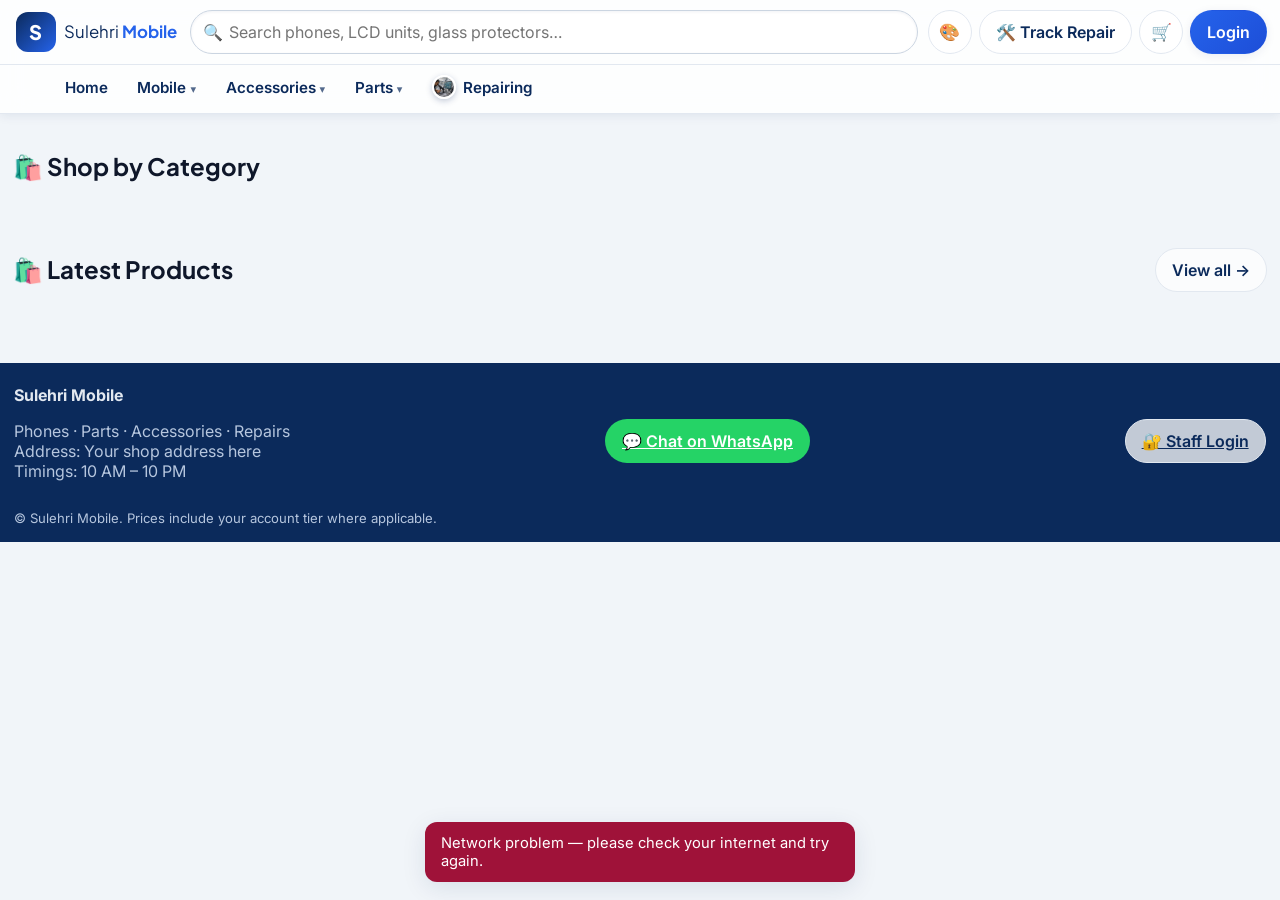
<file: index.html>
<!DOCTYPE html>
<html lang="en">
<head>
<meta charset="UTF-8">
<meta name="viewport" content="width=device-width, initial-scale=1.0, viewport-fit=cover">
<title>Sulehri Mobile — Phones, Parts, Accessories & Repairs</title>
<meta name="description" content="Sulehri Mobile — mobile phones, LCD units, parts, accessories and repair services at honest prices.">
<meta name="theme-color" content="#0B2A5B">
<link rel="manifest" href="manifest.json">
<link rel="icon" href="icon-192.png" type="image/png">
<link rel="preconnect" href="https://fonts.googleapis.com">
<link rel="preconnect" href="https://fonts.gstatic.com" crossorigin>
<link href="https://fonts.googleapis.com/css2?family=Inter:wght@400;500;600;700&family=Plus+Jakarta+Sans:wght@600;700;800&display=swap" rel="stylesheet">
<link rel="stylesheet" href="styles.css">
<script>try { document.documentElement.dataset.theme = localStorage.getItem('sm_theme') || 'ocean'; } catch (e) { document.documentElement.dataset.theme = 'ocean'; }</script>
</head>
<body>

<!-- ================= HEADER ================= -->
<header class="site-header" id="siteHeader">
  <div class="header-inner">
    <button class="logo" id="logoBtn" type="button" aria-label="Sulehri Mobile — Home">
      <span class="logo-mark">S</span>
      <span class="logo-text">Sulehri <strong>Mobile</strong></span>
    </button>

    <div class="search-wrap">
      <span class="search-icon" aria-hidden="true">🔍</span>
      <input id="searchInput" type="search" autocomplete="off" enterkeyhint="search"
             placeholder="Search phones, LCD units, glass protectors…" aria-label="Search products">
      <div class="suggestions" id="searchSuggestions" hidden></div>
    </div>

    <div class="header-actions">
      <div class="theme-wrap">
        <button class="icon-btn" id="themeBtn" type="button" aria-label="Change theme">🎨</button>
        <div class="theme-pop" id="themePop" hidden>
          <strong>🎨 Apni Theme Chunein</strong>
          <button type="button" class="theme-opt" data-theme-set="ocean"><span class="theme-dot" style="background:linear-gradient(135deg,#0B2A5B,#2563EB)"></span>Ocean Blue</button>
          <button type="button" class="theme-opt" data-theme-set="emerald"><span class="theme-dot" style="background:linear-gradient(135deg,#064E3B,#059669)"></span>Emerald Green</button>
          <button type="button" class="theme-opt" data-theme-set="royal"><span class="theme-dot" style="background:linear-gradient(135deg,#3B0764,#7C3AED)"></span>Royal Purple</button>
          <button type="button" class="theme-opt" data-theme-set="sunset"><span class="theme-dot" style="background:linear-gradient(135deg,#7C2D12,#EA580C)"></span>Sunset Orange</button>
          <button type="button" class="theme-opt" data-theme-set="rose"><span class="theme-dot" style="background:linear-gradient(135deg,#500724,#DB2777)"></span>Rose Pink</button>
        </div>
      </div>
      <button class="btn btn-ghost header-track" id="trackBtnTop" type="button">🛠️ Track Repair</button>
      <button class="icon-btn" id="cartBtn" type="button" aria-label="Open cart">
        🛒 <span class="cart-badge" id="cartBadge" hidden>0</span>
      </button>
      <button class="btn btn-primary" id="loginBtn" type="button">
        <span id="accountBtnLabel">Login</span>
      </button>
    </div>
  </div>

  <!-- Main tab nav + mega menu -->
  <nav class="main-nav" id="mainNav" aria-label="Shop sections">
    <div class="main-nav-inner" id="mainNavInner">
      <button type="button" class="nav-tab" data-tab="home">Home</button>
      <button type="button" class="nav-tab has-menu" data-tab="phones" aria-haspopup="true" aria-expanded="false"><img class="tab-thumb" id="thumbMobile" alt="" hidden>Mobile <span class="nav-caret">▾</span></button>
      <button type="button" class="nav-tab has-menu" data-tab="accessories" aria-haspopup="true" aria-expanded="false"><img class="tab-thumb" id="thumbAccessories" alt="" hidden>Accessories <span class="nav-caret">▾</span></button>
      <button type="button" class="nav-tab has-menu" data-tab="parts" aria-haspopup="true" aria-expanded="false"><img class="tab-thumb" id="thumbParts" alt="" hidden>Parts <span class="nav-caret">▾</span></button>
      <button type="button" class="nav-tab" data-tab="repair"><img class="tab-thumb" src="images/repair-hero.jpg" alt="">Repairing</button>
    </div>
    <div class="mega-panel" id="megaPanel" hidden></div>
  </nav>
</header>

<!-- Demo notice (only visible in DEMO mode) -->
<div class="demo-banner" id="demoBanner" hidden>
  🧪 <strong>DEMO MODE</strong> — sample data for design preview. Add your Web App URL in <code>app.js</code> to go live.
</div>

<!-- Monthly target bar (logged-in customers only) -->
<section class="target-bar" id="targetBar" hidden>
  <div class="target-inner">
    <div class="target-text">
      🎯 <strong id="targetTierName">Retail</strong> member —
      Spent <strong id="targetSpent">PKR 0</strong> of <strong id="targetTarget">PKR 0</strong>
      · <span id="targetRemaining"></span>
    </div>
    <div class="target-track"><div class="target-fill" id="targetFill"></div></div>
    <div class="target-pct" id="targetPercent">0%</div>
  </div>
</section>

<main id="mainContent">

  <!-- ================= VIEW: HOME ================= -->
  <section class="view" id="viewHome">
    <div class="hero-slider" id="heroSlider" hidden>
      <div class="hero-track" id="heroTrack"></div>
      <button type="button" class="hero-arrow hero-prev" id="heroPrev" aria-label="Previous">‹</button>
      <button type="button" class="hero-arrow hero-next" id="heroNext" aria-label="Next">›</button>
      <div class="hero-dots" id="heroDots"></div>
    </div>

    <div class="section-head reveal">
      <h2>🛍️ Shop by Category</h2>
    </div>
    <div class="home-cats reveal" id="homeCats"></div>

    <div id="showcaseWrap"></div>

    <div class="section-head">
      <h2>🛍️ Latest Products</h2>
      <button class="btn btn-ghost" id="btnShopAll" type="button">View all →</button>
    </div>
    <div class="product-grid" id="homeGrid"></div>
  </section>

  <!-- ================= VIEW: SHOP ================= -->
  <section class="view" id="viewShop" hidden>
    <div class="cat-hero" id="catHero" hidden>
      <div class="cat-hero-img" id="catHeroImg"></div>
      <div>
        <div class="cat-hero-crumb" id="catHeroCrumb"></div>
        <h2 id="catHeroTitle"></h2>
        <div class="cat-hero-count" id="catHeroCount"></div>
      </div>
    </div>
    <div class="shop-layout">

      <!-- Filters: sidebar (desktop) / drawer (mobile) -->
      <aside class="filters" id="filterDrawer" aria-label="Filters">
        <div class="filters-head">
          <h3>🎛️ Filters</h3>
          <button class="btn btn-ghost btn-sm" id="clearFiltersBtn" type="button">Clear all</button>
          <button class="icon-btn filters-close" id="closeFiltersBtn" type="button" aria-label="Close filters">✕</button>
        </div>

        <div class="filter-group">
          <h4>Category</h4>
          <div id="filterMainCats"></div>
        </div>
        <div class="filter-group">
          <h4>Sub-Category <span class="muted">(with counts)</span></h4>
          <div id="filterSubCats"></div>
        </div>
        <div class="filter-group">
          <h4>Brand</h4>
          <div id="filterBrands"></div>
        </div>
        <div class="filter-group" data-group="tech">
          <h4>RAM</h4>
          <div id="filterRams" class="chip-row"></div>
        </div>
        <div class="filter-group" data-group="tech">
          <h4>Storage</h4>
          <div id="filterStorages" class="chip-row"></div>
        </div>
        <div class="filter-group" data-group="tech">
          <h4>PTA Status</h4>
          <div id="filterPtas"></div>
        </div>
        <div class="filter-group" data-group="tech">
          <h4>Network</h4>
          <div id="filterNetworks"></div>
        </div>
        <div class="filter-group">
          <h4>Price Range (PKR)</h4>
          <div class="price-inputs">
            <input id="priceMin" type="number" min="0" placeholder="Min" inputmode="numeric">
            <span>—</span>
            <input id="priceMax" type="number" min="0" placeholder="Max" inputmode="numeric">
          </div>
          <div id="priceQuick" class="chip-row">
            <button type="button" class="chip" data-price="0-1000">Under 1,000</button>
            <button type="button" class="chip" data-price="1000-5000">1,000–5,000</button>
            <button type="button" class="chip" data-price="5000-20000">5,000–20,000</button>
            <button type="button" class="chip" data-price="20000-60000">20,000–60,000</button>
            <button type="button" class="chip" data-price="60000-">60,000+</button>
          </div>
        </div>
        <button class="btn btn-primary btn-block filters-apply" id="applyFiltersBtn" type="button">Show results</button>
      </aside>
      <div class="drawer-scrim" id="filterScrim" hidden></div>

      <div class="shop-main">
        <div class="shop-toolbar">
          <button class="btn btn-ghost" id="openFiltersBtn" type="button">🎛️ Filters</button>
          <span class="muted" id="resultCount"></span>
          <label class="sort-label">Sort
            <select id="sortSelect">
              <option value="featured">Featured</option>
              <option value="price-asc">Price: Low to High</option>
              <option value="price-desc">Price: High to Low</option>
              <option value="newest">Newest</option>
            </select>
          </label>
        </div>
        <div class="active-filter-chips" id="activeFilterChips"></div>
        <div class="product-grid" id="shopGrid"></div>
        <p class="empty-state" id="shopEmpty" hidden>😕 No products match these filters.<br>
          <button class="btn btn-ghost" id="emptyClearBtn" type="button">Clear filters</button></p>
      </div>
    </div>
  </section>

  <!-- ================= VIEW: REPAIRING ================= -->
  <section class="view" id="viewRepair" hidden>
    <div class="repair-hero reveal">
      <img class="repair-hero-bg" src="images/repair-hero.jpg" alt="Sulehri Mobile repair lab">
      <div class="repair-hero-shade"></div>
      <div class="repair-hero-content">
        <span class="hero-kicker">🔬 SULEHRI MOBILE REPAIR LAB</span>
        <h2>Mobile Repairing — Chip Level Experts</h2>
        <p>Screen se lekar <strong>CPU drilling</strong> tak — woh kaam jo dusri dukanein wapas kar deti hain, hum yahan karte hain.
          Diagnosis <strong>bilkul FREE</strong> — pehle quote, phir kaam, warranty ke saath.</p>
        <div class="repair-hero-btns">
          <a class="btn btn-whatsapp" id="repairWaBtn" href="#" target="_blank" rel="noopener">💬 WhatsApp par repair quote lein</a>
          <button class="btn btn-ghost" id="repairTrackBtn" type="button">🔎 Apni repair track karein</button>
        </div>
      </div>
    </div>

    <div class="featured-service reveal">
      <div class="featured-media">
        <img src="images/repair-cpu.jpg" alt="CPU drilling on a phone motherboard">
        <span class="featured-ribbon">⭐ SPECIALIST SERVICE</span>
      </div>
      <div class="featured-body">
        <h3>🔥 CPU Drilling &amp; Advanced Board Repair</h3>
        <p>Ye humari sab se khaas service hai — Pakistan mein bohat kam shops ye kaam karti hain!
          Bilkul <strong>dead phone</strong>, pani mein gira phone, ya woh phone jise sab ne <em>"na-umeed"</em> keh diya ho —
          microscope ke neeche CPU drilling karke board ki andar ki layers tak pohanchte hain,
          taake aap ka <strong>data bhi bache aur phone bhi chal pare</strong>. Samsung, iPhone, Xiaomi — har model.</p>
        <div class="svc-chips">
          <span>Dead Phone Recovery</span><span>CPU Reballing</span><span>UFS / EMMC Drilling Access</span>
          <span>iPhone CPU Work</span><span>Data Recovery</span><span>Board Short Fix</span>
        </div>
        <a class="btn btn-whatsapp" href="#" target="_blank" rel="noopener" data-wa-service="CPU Drilling / dead phone repair">💬 CPU Drilling ke liye quote lein</a>
      </div>
    </div>

    <h3 class="repair-h reveal">🔧 Our Repair Services</h3>
    <div class="svc2-grid">
      <article class="svc2-card reveal">
        <img src="images/repair-hardware.jpg" alt="Mobile hardware repair">
        <div class="svc2-body">
          <h4>🛠️ Mobile Hardware</h4>
          <p>Screen se motherboard tak — har hardware masla genuine quality parts aur warranty ke saath, zyada tar usi din.</p>
          <div class="svc-chips"><span>Screen / LCD</span><span>Battery</span><span>Charging Port</span><span>Camera</span><span>Speaker / Mic</span><span>Face ID / Fingerprint</span></div>
          <a class="btn btn-whatsapp btn-sm" href="#" target="_blank" rel="noopener" data-wa-service="Mobile Hardware repair">💬 Quote lein</a>
        </div>
      </article>
      <article class="svc2-card reveal">
        <img src="images/repair-software.jpg" alt="Mobile software flashing">
        <div class="svc2-body">
          <h4>💾 Mobile Software</h4>
          <p>Phone logo par atka hai, hang hota hai ya software kharab ho gaya? Data ka khayal rakhte hue har software masla hal.</p>
          <div class="svc-chips"><span>Flashing / Firmware</span><span>Logo Hang Fix</span><span>Software Update</span><span>Virus Removal</span><span>Data Backup</span><span>FRP (sirf malik ke liye)</span></div>
          <a class="btn btn-whatsapp btn-sm" href="#" target="_blank" rel="noopener" data-wa-service="Mobile Software repair">💬 Quote lein</a>
        </div>
      </article>
      <article class="svc2-card reveal">
        <img src="images/repair-jtag.jpg" alt="JTAG boot repair">
        <div class="svc2-body">
          <h4>🔌 JTAG Boot Repair</h4>
          <p>Bilkul dead phone jo computer se bhi connect na ho — JTAG se seedha chip se connection karke boot wapas layein.</p>
          <div class="svc-chips"><span>Dead Boot Repair</span><span>ISP Pinout Work</span><span>No Power / No Port</span><span>Bootloader Fix</span><span>Samsung / Xiaomi Dead Fix</span></div>
          <a class="btn btn-whatsapp btn-sm" href="#" target="_blank" rel="noopener" data-wa-service="JTAG boot repair">💬 Quote lein</a>
        </div>
      </article>
      <article class="svc2-card reveal">
        <img src="images/repair-emmc.jpg" alt="EMMC chip programming">
        <div class="svc2-body">
          <h4>💿 EMMC / UFS Chip Work</h4>
          <p>Memory chip ki programming, health check aur replacement — kharab chip se data nikalna ho ya phone zinda karna ho.</p>
          <div class="svc-chips"><span>EMMC Programming</span><span>UFS Programming</span><span>Chip Replacement</span><span>Health Check</span><span>Data Extraction</span></div>
          <a class="btn btn-whatsapp btn-sm" href="#" target="_blank" rel="noopener" data-wa-service="EMMC / UFS chip work">💬 Quote lein</a>
        </div>
      </article>
      <article class="svc2-card reveal">
        <img src="images/repair-care.jpg" alt="Dead and water damaged phone care">
        <div class="svc2-body">
          <h4>💧 Dead &amp; Water-Damaged Phones</h4>
          <p>Pani gir gaya ya phone achanak band ho gaya? Fori ultrasonic safai aur chip-level diagnosis — umeed khatam samajhne se pehle hum se zaroor poochein.</p>
          <div class="svc-chips"><span>Water Damage Care</span><span>Ultrasonic Cleaning</span><span>Dead Phone Diagnosis</span><span>Short Circuit Fix</span></div>
          <a class="btn btn-whatsapp btn-sm" href="#" target="_blank" rel="noopener" data-wa-service="Dead / water-damaged phone repair">💬 Quote lein</a>
        </div>
      </article>
    </div>

    <h3 class="repair-h reveal">📲 Brands We Repair</h3>
    <div class="brand-chips reveal">
      <span>Apple iPhone</span><span>Samsung</span><span>Infinix</span><span>Tecno</span><span>Xiaomi / Redmi</span>
      <span>Vivo</span><span>Oppo</span><span>Realme</span><span>OnePlus</span><span>Google Pixel</span>
      <span>Huawei / Honor</span><span>Nokia</span><span>Itel</span><span>Sparx</span>
    </div>

    <h3 class="repair-h reveal">🪜 Kaise Kaam Hota Hai?</h3>
    <div class="steps-row reveal">
      <div class="step-card"><span class="step-num">1</span><strong>Book Your Repair</strong><p class="muted small">WhatsApp, call ya dukaan par aa kar repair book karwayein.</p></div>
      <div class="step-card"><span class="step-num">2</span><strong>Diagnosis &amp; Quote</strong><p class="muted small">Phone check karke pehle saaf qeemat batayi jati hai — koi kaam aap ki marzi ke baghair nahi.</p></div>
      <div class="step-card"><span class="step-num">3</span><strong>Repair &amp; Pickup</strong><p class="muted small">Zyada tar repairs usi din — warranty ke saath phone wapas lein.</p></div>
    </div>

    <div class="why-grid reveal">
      <div class="why-card">🎓<strong>Expert Technicians</strong><p class="muted small">Chip-level repairing ke certified specialists.</p></div>
      <div class="why-card">💎<strong>Genuine Parts</strong><p class="muted small">Original quality parts — performance bilkul new jaisi.</p></div>
      <div class="why-card">⚡<strong>Fast Turnaround</strong><p class="muted small">Aksar repairs 30–60 minute mein, warna usi din.</p></div>
      <div class="why-card">🛡️<strong>Warranty on Repairs</strong><p class="muted small">Parts aur labour par warranty — be-fikr rahen.</p></div>
    </div>

    <div class="narrow" id="trackAnchor">
      <h3 class="repair-h">🔎 Track Your Repair</h3>
      <p class="muted">Enter your <strong>Job ID</strong> (e.g. REP-1001) and the <strong>email / phone number</strong> you gave at the shop
        <em>or</em> your <strong>portal password</strong> from the job slip / email.</p>
      <form id="trackForm" class="card-form">
        <label>Job ID <input id="trJobId" required placeholder="REP-1001" autocomplete="off"></label>
        <label>Email / Phone Number <input id="trEmail" type="text" placeholder="you@example.com ya 03xx-xxxxxxx" autocomplete="username"></label>
        <div class="or-divider">— or —</div>
        <label>Portal Password <input id="trPass" placeholder="e.g. SM-123456" autocomplete="off"></label>
        <p class="form-error" id="trError" hidden></p>
        <button class="btn btn-primary btn-block" id="trBtn" type="submit">Track my repair</button>
        <p class="small muted" style="margin:.7rem 0 0">
          <a href="#" id="trForgotLink">🔑 Portal password bhool gaye? Recover karein</a>
        </p>
      </form>
      <form id="recoverForm" class="card-form" hidden style="margin-top:1rem">
        <h3 style="margin-top:0">🔑 Forgot Portal Password</h3>
        <p class="muted small">Apna <strong>Job ID</strong> aur wahi <strong>email ya phone number</strong> likhein jo dukaan par diya tha —
          aap ka portal password aap ki <strong>email par bhej</strong> diya jayega.</p>
        <label>Job ID <input id="rcJobId" placeholder="REP-1001" autocomplete="off"></label>
        <label>Email / Phone Number <input id="rcId" type="text" placeholder="you@example.com ya 03xx-xxxxxxx" autocomplete="username"></label>
        <p class="form-error" id="rcError" hidden></p>
        <p class="success-text" id="rcOk" hidden></p>
        <button class="btn btn-primary btn-block" id="rcBtn" type="submit">📧 Password email par bhejein</button>
      </form>
      <div id="trResult" hidden>
        <div class="step-tracker" id="trSteps"></div>
        <div class="track-meta" id="trMeta"></div>
      </div>
    </div>
  </section>

  <!-- ================= VIEW: ACCOUNT ================= -->
  <section class="view narrow" id="viewAccount" hidden>
    <h2>👤 My Account</h2>
    <div id="accLoginPrompt" hidden>
      <p class="muted">Please log in to see your profile, tier progress and orders.</p>
      <button class="btn btn-primary" id="accLoginBtn" type="button">Login / Register</button>
    </div>
    <div id="accContent" hidden>
      <div class="account-card">
        <img class="account-photo" id="accPhoto" alt="" hidden>
        <div>
          <h3 id="accName"></h3>
          <p class="muted" id="accEmail"></p>
          <p class="muted" id="accPhone"></p>
          <span class="tier-pill" id="accTier"></span>
        </div>
        <button class="btn btn-ghost" id="logoutBtn" type="button">Logout</button>
      </div>
      <div class="target-track big"><div class="target-fill" id="accTargetFill"></div></div>
      <p class="muted" id="accTargetText"></p>

      <h3>🧾 My Orders</h3>
      <div id="accOrders"></div>
    </div>
  </section>
</main>

<!-- ================= FOOTER ================= -->
<footer class="site-footer">
  <div class="footer-inner">
    <div>
      <strong>Sulehri Mobile</strong>
      <p class="muted">Phones · Parts · Accessories · Repairs<br>Address: Your shop address here<br>Timings: 10 AM – 10 PM</p>
    </div>
    <a class="btn btn-whatsapp" id="waLink" href="#" target="_blank" rel="noopener">💬 Chat on WhatsApp</a>
    <a class="btn btn-ghost" href="admin/admin.html">🔐 Staff Login</a>
  </div>
  <p class="muted small">© Sulehri Mobile. Prices include your account tier where applicable.</p>
</footer>

<!-- ================= BOTTOM NAV (mobile) ================= -->
<nav class="bottom-nav" aria-label="Main">
  <button type="button" data-nav="home" class="nav-item active"><span>🏠</span>Home</button>
  <button type="button" data-nav="categories" class="nav-item"><span>🗂️</span>Categories</button>
  <button type="button" data-nav="search" class="nav-item"><span>🔍</span>Search</button>
  <button type="button" data-nav="cart" class="nav-item"><span>🛒</span>Cart<b class="nav-badge" id="navCartBadge" hidden>0</b></button>
  <button type="button" data-nav="account" class="nav-item"><span>👤</span>Account</button>
</nav>

<!-- ================= QUICK VIEW MODAL ================= -->
<div class="modal" id="quickViewModal" hidden>
  <div class="modal-card">
    <button class="icon-btn modal-close" id="qvClose" type="button" aria-label="Close">✕</button>
    <div class="qv-media">
      <div class="qv-frame"><img id="qvImg" alt=""></div>
      <div class="qv-thumbs" id="qvThumbs"></div>
    </div>
    <div class="qv-body">
      <span class="brand-tag" id="qvBrand"></span>
      <h3 id="qvTitle"></h3>
      <div class="spec-pills" id="qvSpecs"></div>
      <p class="qv-warranty" id="qvWarranty"></p>
      <p class="qv-stock" id="qvStock"></p>
      <div class="price-row">
        <span class="price" id="qvPrice"></span>
        <span class="compare-price" id="qvCompare"></span>
        <span class="discount-pill" id="qvDiscount" hidden></span>
      </div>
      <div class="qv-actions">
        <div class="qty-stepper">
          <button type="button" id="qvQtyMinus" aria-label="Decrease quantity">−</button>
          <span id="qvQty">1</span>
          <button type="button" id="qvQtyPlus" aria-label="Increase quantity">+</button>
        </div>
        <button class="btn btn-primary grow" id="qvAddBtn" type="button">🛒 Add to Cart</button>
      </div>
    </div>
  </div>
</div>

<!-- ================= CART DRAWER ================= -->
<div class="drawer-scrim" id="cartScrim" hidden></div>
<aside class="cart-drawer" id="cartDrawer" hidden aria-label="Cart">
  <div class="cart-head">
    <h3>🛒 Your Cart</h3>
    <button class="icon-btn" id="closeCartBtn" type="button" aria-label="Close cart">✕</button>
  </div>
  <div class="cart-items" id="cartItems"></div>
  <div class="cart-foot">
    <div class="cart-total">Subtotal <strong id="cartSubtotal">PKR 0</strong></div>
    <button class="btn btn-primary btn-block" id="checkoutBtn" type="button">Checkout →</button>
  </div>
</aside>

<!-- ================= CHECKOUT MODAL ================= -->
<div class="modal" id="checkoutModal" hidden>
  <div class="modal-card small-card">
    <button class="icon-btn modal-close" id="coClose" type="button" aria-label="Close">✕</button>
    <h3>✅ Checkout</h3>
    <div id="coFormWrap">
      <p class="muted" id="coCustomer"></p>
      <div class="co-lines" id="coLines"></div>
      <div class="cart-total">Total <strong id="coTotal">PKR 0</strong></div>
      <label>Payment Method
        <select id="coPayment">
          <option>Cash</option>
          <option>Bank</option>
          <option>EasyPaisa-JazzCash</option>
          <option>Credit</option>
        </select>
      </label>
      <label>Notes (optional)
        <input id="coNotes" placeholder="Delivery address / any note">
      </label>
      <p class="form-error" id="coError" hidden></p>
      <button class="btn btn-primary btn-block" id="coSubmit" type="button">Place Order</button>
    </div>
    <div id="coSuccess" hidden>
      <p class="success-big">🎉 Order placed!</p>
      <p>Your Order ID is <strong id="coOrderId"></strong>.<br>We will contact you to confirm. You can see it in <strong>My Account → My Orders</strong>.</p>
      <button class="btn btn-primary btn-block" id="coDoneBtn" type="button">Done</button>
    </div>
  </div>
</div>

<!-- ================= AUTH MODAL ================= -->
<div class="modal" id="authModal" hidden>
  <div class="modal-card small-card">
    <button class="icon-btn modal-close" id="authClose" type="button" aria-label="Close">✕</button>
    <div class="auth-tabs">
      <button type="button" id="tabLogin" class="auth-tab active">Login</button>
      <button type="button" id="tabRegister" class="auth-tab">Register</button>
    </div>

    <form id="loginForm">
      <label>Email <input id="liEmail" type="email" required autocomplete="email" placeholder="you@example.com"></label>
      <label>Password <input id="liPassword" type="password" required autocomplete="current-password" placeholder="••••••••"></label>
      <p class="form-error" id="liError" hidden></p>
      <button class="btn btn-primary btn-block" type="submit">Login</button>
      <p class="muted small" id="demoHint" hidden>Demo account: <code>demo@sulehri.pk</code> / <code>demo123</code> (any password also works in demo).</p>
    </form>

    <form id="registerForm" hidden>
      <label>Full Name <input id="rgName" required autocomplete="name" placeholder="Your name"></label>
      <label>Email <input id="rgEmail" type="email" required autocomplete="email" placeholder="you@example.com"></label>
      <label>Password (min 6 characters) <input id="rgPassword" type="password" required minlength="6" autocomplete="new-password"></label>
      <label>Phone <input id="rgPhone" required autocomplete="tel" placeholder="03xx-xxxxxxx"></label>
      <label>Reference (who referred you?) <input id="rgReference" placeholder="Optional"></label>
      <label>Profile Photo (optional) <input id="rgPhoto" type="file" accept="image/*"></label>
      <p class="form-error" id="rgError" hidden></p>
      <button class="btn btn-primary btn-block" type="submit">Create Account</button>
    </form>
  </div>
</div>

<div class="toast-wrap" id="toastWrap" aria-live="polite"></div>

<script src="app.js"></script>
</body>
</html>
</file>
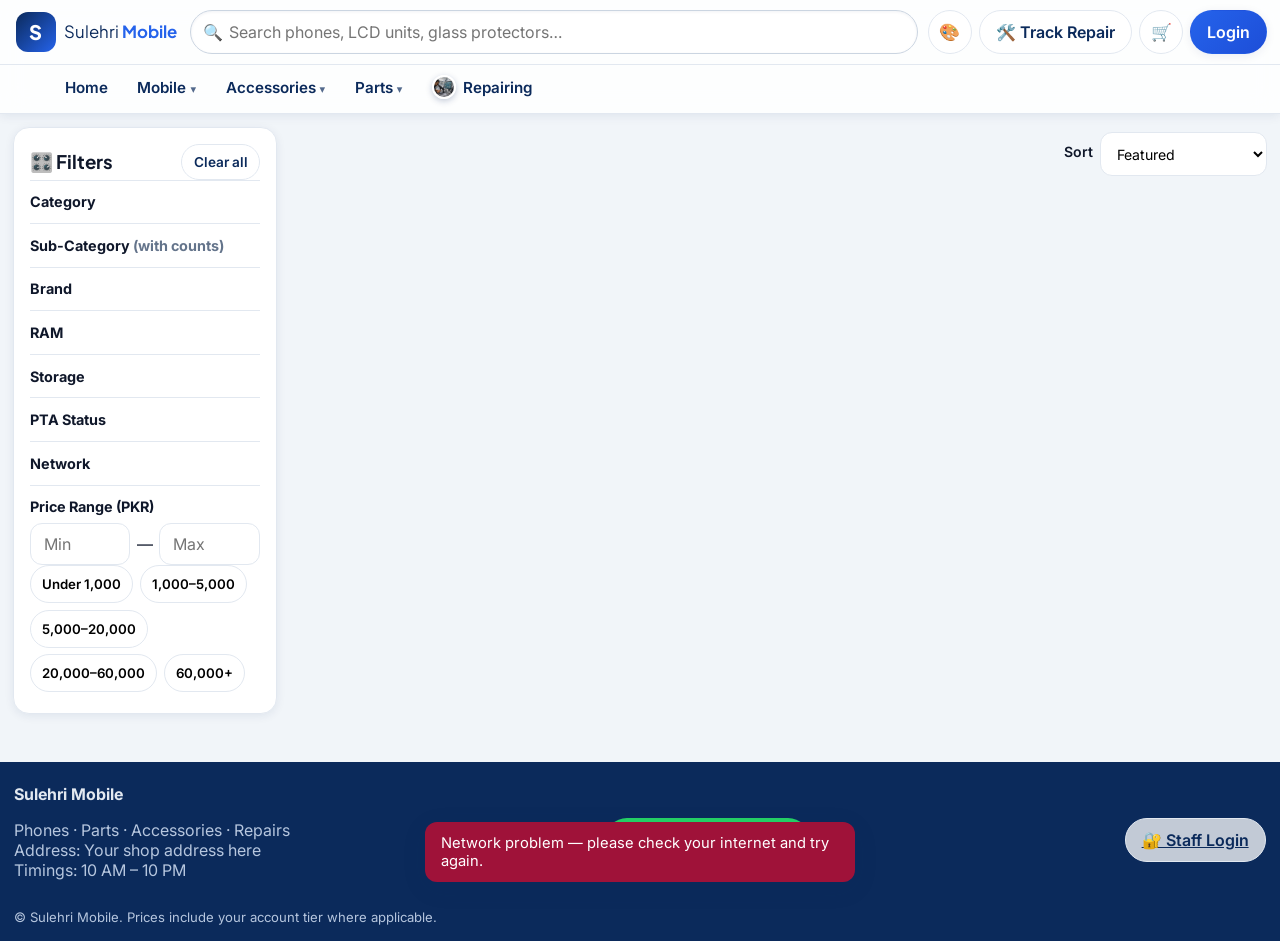
<file: accessories.html>
<!DOCTYPE html>
<html lang="en">
<head>
<meta charset="UTF-8">
<meta name="viewport" content="width=device-width, initial-scale=1.0, viewport-fit=cover">
<title>Accessories — Sulehri Mobile</title>
<meta name="description" content="Sulehri Mobile — mobile phones, LCD units, parts, accessories and repair services at honest prices.">
<meta name="theme-color" content="#0B2A5B">
<link rel="manifest" href="manifest.json">
<link rel="icon" href="icon-192.png" type="image/png">
<link rel="preconnect" href="https://fonts.googleapis.com">
<link rel="preconnect" href="https://fonts.gstatic.com" crossorigin>
<link href="https://fonts.googleapis.com/css2?family=Inter:wght@400;500;600;700&family=Plus+Jakarta+Sans:wght@600;700;800&display=swap" rel="stylesheet">
<link rel="stylesheet" href="styles.css">
<script>try { document.documentElement.dataset.theme = localStorage.getItem('sm_theme') || 'ocean'; } catch (e) { document.documentElement.dataset.theme = 'ocean'; }</script>
</head>
<body>

<!-- ================= HEADER ================= -->
<header class="site-header" id="siteHeader">
  <div class="header-inner">
    <button class="logo" id="logoBtn" type="button" aria-label="Sulehri Mobile — Home">
      <span class="logo-mark">S</span>
      <span class="logo-text">Sulehri <strong>Mobile</strong></span>
    </button>

    <div class="search-wrap">
      <span class="search-icon" aria-hidden="true">🔍</span>
      <input id="searchInput" type="search" autocomplete="off" enterkeyhint="search"
             placeholder="Search phones, LCD units, glass protectors…" aria-label="Search products">
      <div class="suggestions" id="searchSuggestions" hidden></div>
    </div>

    <div class="header-actions">
      <div class="theme-wrap">
        <button class="icon-btn" id="themeBtn" type="button" aria-label="Change theme">🎨</button>
        <div class="theme-pop" id="themePop" hidden>
          <strong>🎨 Apni Theme Chunein</strong>
          <button type="button" class="theme-opt" data-theme-set="ocean"><span class="theme-dot" style="background:linear-gradient(135deg,#0B2A5B,#2563EB)"></span>Ocean Blue</button>
          <button type="button" class="theme-opt" data-theme-set="emerald"><span class="theme-dot" style="background:linear-gradient(135deg,#064E3B,#059669)"></span>Emerald Green</button>
          <button type="button" class="theme-opt" data-theme-set="royal"><span class="theme-dot" style="background:linear-gradient(135deg,#3B0764,#7C3AED)"></span>Royal Purple</button>
          <button type="button" class="theme-opt" data-theme-set="sunset"><span class="theme-dot" style="background:linear-gradient(135deg,#7C2D12,#EA580C)"></span>Sunset Orange</button>
          <button type="button" class="theme-opt" data-theme-set="rose"><span class="theme-dot" style="background:linear-gradient(135deg,#500724,#DB2777)"></span>Rose Pink</button>
        </div>
      </div>
      <button class="btn btn-ghost header-track" id="trackBtnTop" type="button">🛠️ Track Repair</button>
      <button class="icon-btn" id="cartBtn" type="button" aria-label="Open cart">
        🛒 <span class="cart-badge" id="cartBadge" hidden>0</span>
      </button>
      <button class="btn btn-primary" id="loginBtn" type="button">
        <span id="accountBtnLabel">Login</span>
      </button>
    </div>
  </div>

  <!-- Main tab nav + mega menu -->
  <nav class="main-nav" id="mainNav" aria-label="Shop sections">
    <div class="main-nav-inner" id="mainNavInner">
      <button type="button" class="nav-tab" data-tab="home">Home</button>
      <button type="button" class="nav-tab has-menu" data-tab="phones" aria-haspopup="true" aria-expanded="false"><img class="tab-thumb" id="thumbMobile" alt="" hidden>Mobile <span class="nav-caret">▾</span></button>
      <button type="button" class="nav-tab has-menu" data-tab="accessories" aria-haspopup="true" aria-expanded="false"><img class="tab-thumb" id="thumbAccessories" alt="" hidden>Accessories <span class="nav-caret">▾</span></button>
      <button type="button" class="nav-tab has-menu" data-tab="parts" aria-haspopup="true" aria-expanded="false"><img class="tab-thumb" id="thumbParts" alt="" hidden>Parts <span class="nav-caret">▾</span></button>
      <button type="button" class="nav-tab" data-tab="repair"><img class="tab-thumb" src="images/repair-hero.jpg" alt="">Repairing</button>
    </div>
    <div class="mega-panel" id="megaPanel" hidden></div>
  </nav>
</header>

<!-- Demo notice (only visible in DEMO mode) -->
<div class="demo-banner" id="demoBanner" hidden>
  🧪 <strong>DEMO MODE</strong> — sample data for design preview. Add your Web App URL in <code>app.js</code> to go live.
</div>

<!-- Monthly target bar (logged-in customers only) -->
<section class="target-bar" id="targetBar" hidden>
  <div class="target-inner">
    <div class="target-text">
      🎯 <strong id="targetTierName">Retail</strong> member —
      Spent <strong id="targetSpent">PKR 0</strong> of <strong id="targetTarget">PKR 0</strong>
      · <span id="targetRemaining"></span>
    </div>
    <div class="target-track"><div class="target-fill" id="targetFill"></div></div>
    <div class="target-pct" id="targetPercent">0%</div>
  </div>
</section>

<main id="mainContent">

  <!-- ================= VIEW: HOME ================= -->
  <section class="view" id="viewHome" hidden>
    <div class="hero-slider" id="heroSlider" hidden>
      <div class="hero-track" id="heroTrack"></div>
      <button type="button" class="hero-arrow hero-prev" id="heroPrev" aria-label="Previous">‹</button>
      <button type="button" class="hero-arrow hero-next" id="heroNext" aria-label="Next">›</button>
      <div class="hero-dots" id="heroDots"></div>
    </div>

    <div class="section-head reveal">
      <h2>🛍️ Shop by Category</h2>
    </div>
    <div class="home-cats reveal" id="homeCats"></div>

    <div id="showcaseWrap"></div>

    <div class="section-head">
      <h2>🛍️ Latest Products</h2>
      <button class="btn btn-ghost" id="btnShopAll" type="button">View all →</button>
    </div>
    <div class="product-grid" id="homeGrid"></div>
  </section>

  <!-- ================= VIEW: SHOP ================= -->
  <section class="view" id="viewShop">
    <div class="cat-hero" id="catHero" hidden>
      <div class="cat-hero-img" id="catHeroImg"></div>
      <div>
        <div class="cat-hero-crumb" id="catHeroCrumb"></div>
        <h2 id="catHeroTitle"></h2>
        <div class="cat-hero-count" id="catHeroCount"></div>
      </div>
    </div>
    <div class="shop-layout">

      <!-- Filters: sidebar (desktop) / drawer (mobile) -->
      <aside class="filters" id="filterDrawer" aria-label="Filters">
        <div class="filters-head">
          <h3>🎛️ Filters</h3>
          <button class="btn btn-ghost btn-sm" id="clearFiltersBtn" type="button">Clear all</button>
          <button class="icon-btn filters-close" id="closeFiltersBtn" type="button" aria-label="Close filters">✕</button>
        </div>

        <div class="filter-group">
          <h4>Category</h4>
          <div id="filterMainCats"></div>
        </div>
        <div class="filter-group">
          <h4>Sub-Category <span class="muted">(with counts)</span></h4>
          <div id="filterSubCats"></div>
        </div>
        <div class="filter-group">
          <h4>Brand</h4>
          <div id="filterBrands"></div>
        </div>
        <div class="filter-group" data-group="tech">
          <h4>RAM</h4>
          <div id="filterRams" class="chip-row"></div>
        </div>
        <div class="filter-group" data-group="tech">
          <h4>Storage</h4>
          <div id="filterStorages" class="chip-row"></div>
        </div>
        <div class="filter-group" data-group="tech">
          <h4>PTA Status</h4>
          <div id="filterPtas"></div>
        </div>
        <div class="filter-group" data-group="tech">
          <h4>Network</h4>
          <div id="filterNetworks"></div>
        </div>
        <div class="filter-group">
          <h4>Price Range (PKR)</h4>
          <div class="price-inputs">
            <input id="priceMin" type="number" min="0" placeholder="Min" inputmode="numeric">
            <span>—</span>
            <input id="priceMax" type="number" min="0" placeholder="Max" inputmode="numeric">
          </div>
          <div id="priceQuick" class="chip-row">
            <button type="button" class="chip" data-price="0-1000">Under 1,000</button>
            <button type="button" class="chip" data-price="1000-5000">1,000–5,000</button>
            <button type="button" class="chip" data-price="5000-20000">5,000–20,000</button>
            <button type="button" class="chip" data-price="20000-60000">20,000–60,000</button>
            <button type="button" class="chip" data-price="60000-">60,000+</button>
          </div>
        </div>
        <button class="btn btn-primary btn-block filters-apply" id="applyFiltersBtn" type="button">Show results</button>
      </aside>
      <div class="drawer-scrim" id="filterScrim" hidden></div>

      <div class="shop-main">
        <div class="shop-toolbar">
          <button class="btn btn-ghost" id="openFiltersBtn" type="button">🎛️ Filters</button>
          <span class="muted" id="resultCount"></span>
          <label class="sort-label">Sort
            <select id="sortSelect">
              <option value="featured">Featured</option>
              <option value="price-asc">Price: Low to High</option>
              <option value="price-desc">Price: High to Low</option>
              <option value="newest">Newest</option>
            </select>
          </label>
        </div>
        <div class="active-filter-chips" id="activeFilterChips"></div>
        <div class="product-grid" id="shopGrid"></div>
        <p class="empty-state" id="shopEmpty" hidden>😕 No products match these filters.<br>
          <button class="btn btn-ghost" id="emptyClearBtn" type="button">Clear filters</button></p>
      </div>
    </div>
  </section>

  <!-- ================= VIEW: REPAIRING ================= -->
  <section class="view" id="viewRepair" hidden>
    <div class="repair-hero reveal">
      <img class="repair-hero-bg" src="images/repair-hero.jpg" alt="Sulehri Mobile repair lab">
      <div class="repair-hero-shade"></div>
      <div class="repair-hero-content">
        <span class="hero-kicker">🔬 SULEHRI MOBILE REPAIR LAB</span>
        <h2>Mobile Repairing — Chip Level Experts</h2>
        <p>Screen se lekar <strong>CPU drilling</strong> tak — woh kaam jo dusri dukanein wapas kar deti hain, hum yahan karte hain.
          Diagnosis <strong>bilkul FREE</strong> — pehle quote, phir kaam, warranty ke saath.</p>
        <div class="repair-hero-btns">
          <a class="btn btn-whatsapp" id="repairWaBtn" href="#" target="_blank" rel="noopener">💬 WhatsApp par repair quote lein</a>
          <button class="btn btn-ghost" id="repairTrackBtn" type="button">🔎 Apni repair track karein</button>
        </div>
      </div>
    </div>

    <div class="featured-service reveal">
      <div class="featured-media">
        <img src="images/repair-cpu.jpg" alt="CPU drilling on a phone motherboard">
        <span class="featured-ribbon">⭐ SPECIALIST SERVICE</span>
      </div>
      <div class="featured-body">
        <h3>🔥 CPU Drilling &amp; Advanced Board Repair</h3>
        <p>Ye humari sab se khaas service hai — Pakistan mein bohat kam shops ye kaam karti hain!
          Bilkul <strong>dead phone</strong>, pani mein gira phone, ya woh phone jise sab ne <em>"na-umeed"</em> keh diya ho —
          microscope ke neeche CPU drilling karke board ki andar ki layers tak pohanchte hain,
          taake aap ka <strong>data bhi bache aur phone bhi chal pare</strong>. Samsung, iPhone, Xiaomi — har model.</p>
        <div class="svc-chips">
          <span>Dead Phone Recovery</span><span>CPU Reballing</span><span>UFS / EMMC Drilling Access</span>
          <span>iPhone CPU Work</span><span>Data Recovery</span><span>Board Short Fix</span>
        </div>
        <a class="btn btn-whatsapp" href="#" target="_blank" rel="noopener" data-wa-service="CPU Drilling / dead phone repair">💬 CPU Drilling ke liye quote lein</a>
      </div>
    </div>

    <h3 class="repair-h reveal">🔧 Our Repair Services</h3>
    <div class="svc2-grid">
      <article class="svc2-card reveal">
        <img src="images/repair-hardware.jpg" alt="Mobile hardware repair">
        <div class="svc2-body">
          <h4>🛠️ Mobile Hardware</h4>
          <p>Screen se motherboard tak — har hardware masla genuine quality parts aur warranty ke saath, zyada tar usi din.</p>
          <div class="svc-chips"><span>Screen / LCD</span><span>Battery</span><span>Charging Port</span><span>Camera</span><span>Speaker / Mic</span><span>Face ID / Fingerprint</span></div>
          <a class="btn btn-whatsapp btn-sm" href="#" target="_blank" rel="noopener" data-wa-service="Mobile Hardware repair">💬 Quote lein</a>
        </div>
      </article>
      <article class="svc2-card reveal">
        <img src="images/repair-software.jpg" alt="Mobile software flashing">
        <div class="svc2-body">
          <h4>💾 Mobile Software</h4>
          <p>Phone logo par atka hai, hang hota hai ya software kharab ho gaya? Data ka khayal rakhte hue har software masla hal.</p>
          <div class="svc-chips"><span>Flashing / Firmware</span><span>Logo Hang Fix</span><span>Software Update</span><span>Virus Removal</span><span>Data Backup</span><span>FRP (sirf malik ke liye)</span></div>
          <a class="btn btn-whatsapp btn-sm" href="#" target="_blank" rel="noopener" data-wa-service="Mobile Software repair">💬 Quote lein</a>
        </div>
      </article>
      <article class="svc2-card reveal">
        <img src="images/repair-jtag.jpg" alt="JTAG boot repair">
        <div class="svc2-body">
          <h4>🔌 JTAG Boot Repair</h4>
          <p>Bilkul dead phone jo computer se bhi connect na ho — JTAG se seedha chip se connection karke boot wapas layein.</p>
          <div class="svc-chips"><span>Dead Boot Repair</span><span>ISP Pinout Work</span><span>No Power / No Port</span><span>Bootloader Fix</span><span>Samsung / Xiaomi Dead Fix</span></div>
          <a class="btn btn-whatsapp btn-sm" href="#" target="_blank" rel="noopener" data-wa-service="JTAG boot repair">💬 Quote lein</a>
        </div>
      </article>
      <article class="svc2-card reveal">
        <img src="images/repair-emmc.jpg" alt="EMMC chip programming">
        <div class="svc2-body">
          <h4>💿 EMMC / UFS Chip Work</h4>
          <p>Memory chip ki programming, health check aur replacement — kharab chip se data nikalna ho ya phone zinda karna ho.</p>
          <div class="svc-chips"><span>EMMC Programming</span><span>UFS Programming</span><span>Chip Replacement</span><span>Health Check</span><span>Data Extraction</span></div>
          <a class="btn btn-whatsapp btn-sm" href="#" target="_blank" rel="noopener" data-wa-service="EMMC / UFS chip work">💬 Quote lein</a>
        </div>
      </article>
      <article class="svc2-card reveal">
        <img src="images/repair-care.jpg" alt="Dead and water damaged phone care">
        <div class="svc2-body">
          <h4>💧 Dead &amp; Water-Damaged Phones</h4>
          <p>Pani gir gaya ya phone achanak band ho gaya? Fori ultrasonic safai aur chip-level diagnosis — umeed khatam samajhne se pehle hum se zaroor poochein.</p>
          <div class="svc-chips"><span>Water Damage Care</span><span>Ultrasonic Cleaning</span><span>Dead Phone Diagnosis</span><span>Short Circuit Fix</span></div>
          <a class="btn btn-whatsapp btn-sm" href="#" target="_blank" rel="noopener" data-wa-service="Dead / water-damaged phone repair">💬 Quote lein</a>
        </div>
      </article>
    </div>

    <h3 class="repair-h reveal">📲 Brands We Repair</h3>
    <div class="brand-chips reveal">
      <span>Apple iPhone</span><span>Samsung</span><span>Infinix</span><span>Tecno</span><span>Xiaomi / Redmi</span>
      <span>Vivo</span><span>Oppo</span><span>Realme</span><span>OnePlus</span><span>Google Pixel</span>
      <span>Huawei / Honor</span><span>Nokia</span><span>Itel</span><span>Sparx</span>
    </div>

    <h3 class="repair-h reveal">🪜 Kaise Kaam Hota Hai?</h3>
    <div class="steps-row reveal">
      <div class="step-card"><span class="step-num">1</span><strong>Book Your Repair</strong><p class="muted small">WhatsApp, call ya dukaan par aa kar repair book karwayein.</p></div>
      <div class="step-card"><span class="step-num">2</span><strong>Diagnosis &amp; Quote</strong><p class="muted small">Phone check karke pehle saaf qeemat batayi jati hai — koi kaam aap ki marzi ke baghair nahi.</p></div>
      <div class="step-card"><span class="step-num">3</span><strong>Repair &amp; Pickup</strong><p class="muted small">Zyada tar repairs usi din — warranty ke saath phone wapas lein.</p></div>
    </div>

    <div class="why-grid reveal">
      <div class="why-card">🎓<strong>Expert Technicians</strong><p class="muted small">Chip-level repairing ke certified specialists.</p></div>
      <div class="why-card">💎<strong>Genuine Parts</strong><p class="muted small">Original quality parts — performance bilkul new jaisi.</p></div>
      <div class="why-card">⚡<strong>Fast Turnaround</strong><p class="muted small">Aksar repairs 30–60 minute mein, warna usi din.</p></div>
      <div class="why-card">🛡️<strong>Warranty on Repairs</strong><p class="muted small">Parts aur labour par warranty — be-fikr rahen.</p></div>
    </div>

    <div class="narrow" id="trackAnchor">
      <h3 class="repair-h">🔎 Track Your Repair</h3>
      <p class="muted">Enter your <strong>Job ID</strong> (e.g. REP-1001) and the <strong>email / phone number</strong> you gave at the shop
        <em>or</em> your <strong>portal password</strong> from the job slip / email.</p>
      <form id="trackForm" class="card-form">
        <label>Job ID <input id="trJobId" required placeholder="REP-1001" autocomplete="off"></label>
        <label>Email / Phone Number <input id="trEmail" type="text" placeholder="you@example.com ya 03xx-xxxxxxx" autocomplete="username"></label>
        <div class="or-divider">— or —</div>
        <label>Portal Password <input id="trPass" placeholder="e.g. SM-123456" autocomplete="off"></label>
        <p class="form-error" id="trError" hidden></p>
        <button class="btn btn-primary btn-block" id="trBtn" type="submit">Track my repair</button>
        <p class="small muted" style="margin:.7rem 0 0">
          <a href="#" id="trForgotLink">🔑 Portal password bhool gaye? Recover karein</a>
        </p>
      </form>
      <form id="recoverForm" class="card-form" hidden style="margin-top:1rem">
        <h3 style="margin-top:0">🔑 Forgot Portal Password</h3>
        <p class="muted small">Apna <strong>Job ID</strong> aur wahi <strong>email ya phone number</strong> likhein jo dukaan par diya tha —
          aap ka portal password aap ki <strong>email par bhej</strong> diya jayega.</p>
        <label>Job ID <input id="rcJobId" placeholder="REP-1001" autocomplete="off"></label>
        <label>Email / Phone Number <input id="rcId" type="text" placeholder="you@example.com ya 03xx-xxxxxxx" autocomplete="username"></label>
        <p class="form-error" id="rcError" hidden></p>
        <p class="success-text" id="rcOk" hidden></p>
        <button class="btn btn-primary btn-block" id="rcBtn" type="submit">📧 Password email par bhejein</button>
      </form>
      <div id="trResult" hidden>
        <div class="step-tracker" id="trSteps"></div>
        <div class="track-meta" id="trMeta"></div>
      </div>
    </div>
  </section>

  <!-- ================= VIEW: ACCOUNT ================= -->
  <section class="view narrow" id="viewAccount" hidden>
    <h2>👤 My Account</h2>
    <div id="accLoginPrompt" hidden>
      <p class="muted">Please log in to see your profile, tier progress and orders.</p>
      <button class="btn btn-primary" id="accLoginBtn" type="button">Login / Register</button>
    </div>
    <div id="accContent" hidden>
      <div class="account-card">
        <img class="account-photo" id="accPhoto" alt="" hidden>
        <div>
          <h3 id="accName"></h3>
          <p class="muted" id="accEmail"></p>
          <p class="muted" id="accPhone"></p>
          <span class="tier-pill" id="accTier"></span>
        </div>
        <button class="btn btn-ghost" id="logoutBtn" type="button">Logout</button>
      </div>
      <div class="target-track big"><div class="target-fill" id="accTargetFill"></div></div>
      <p class="muted" id="accTargetText"></p>

      <h3>🧾 My Orders</h3>
      <div id="accOrders"></div>
    </div>
  </section>
</main>

<!-- ================= FOOTER ================= -->
<footer class="site-footer">
  <div class="footer-inner">
    <div>
      <strong>Sulehri Mobile</strong>
      <p class="muted">Phones · Parts · Accessories · Repairs<br>Address: Your shop address here<br>Timings: 10 AM – 10 PM</p>
    </div>
    <a class="btn btn-whatsapp" id="waLink" href="#" target="_blank" rel="noopener">💬 Chat on WhatsApp</a>
    <a class="btn btn-ghost" href="admin/admin.html">🔐 Staff Login</a>
  </div>
  <p class="muted small">© Sulehri Mobile. Prices include your account tier where applicable.</p>
</footer>

<!-- ================= BOTTOM NAV (mobile) ================= -->
<nav class="bottom-nav" aria-label="Main">
  <button type="button" data-nav="home" class="nav-item active"><span>🏠</span>Home</button>
  <button type="button" data-nav="categories" class="nav-item"><span>🗂️</span>Categories</button>
  <button type="button" data-nav="search" class="nav-item"><span>🔍</span>Search</button>
  <button type="button" data-nav="cart" class="nav-item"><span>🛒</span>Cart<b class="nav-badge" id="navCartBadge" hidden>0</b></button>
  <button type="button" data-nav="account" class="nav-item"><span>👤</span>Account</button>
</nav>

<!-- ================= QUICK VIEW MODAL ================= -->
<div class="modal" id="quickViewModal" hidden>
  <div class="modal-card">
    <button class="icon-btn modal-close" id="qvClose" type="button" aria-label="Close">✕</button>
    <div class="qv-media">
      <div class="qv-frame"><img id="qvImg" alt=""></div>
      <div class="qv-thumbs" id="qvThumbs"></div>
    </div>
    <div class="qv-body">
      <span class="brand-tag" id="qvBrand"></span>
      <h3 id="qvTitle"></h3>
      <div class="spec-pills" id="qvSpecs"></div>
      <p class="qv-warranty" id="qvWarranty"></p>
      <p class="qv-stock" id="qvStock"></p>
      <div class="price-row">
        <span class="price" id="qvPrice"></span>
        <span class="compare-price" id="qvCompare"></span>
        <span class="discount-pill" id="qvDiscount" hidden></span>
      </div>
      <div class="qv-actions">
        <div class="qty-stepper">
          <button type="button" id="qvQtyMinus" aria-label="Decrease quantity">−</button>
          <span id="qvQty">1</span>
          <button type="button" id="qvQtyPlus" aria-label="Increase quantity">+</button>
        </div>
        <button class="btn btn-primary grow" id="qvAddBtn" type="button">🛒 Add to Cart</button>
      </div>
    </div>
  </div>
</div>

<!-- ================= CART DRAWER ================= -->
<div class="drawer-scrim" id="cartScrim" hidden></div>
<aside class="cart-drawer" id="cartDrawer" hidden aria-label="Cart">
  <div class="cart-head">
    <h3>🛒 Your Cart</h3>
    <button class="icon-btn" id="closeCartBtn" type="button" aria-label="Close cart">✕</button>
  </div>
  <div class="cart-items" id="cartItems"></div>
  <div class="cart-foot">
    <div class="cart-total">Subtotal <strong id="cartSubtotal">PKR 0</strong></div>
    <button class="btn btn-primary btn-block" id="checkoutBtn" type="button">Checkout →</button>
  </div>
</aside>

<!-- ================= CHECKOUT MODAL ================= -->
<div class="modal" id="checkoutModal" hidden>
  <div class="modal-card small-card">
    <button class="icon-btn modal-close" id="coClose" type="button" aria-label="Close">✕</button>
    <h3>✅ Checkout</h3>
    <div id="coFormWrap">
      <p class="muted" id="coCustomer"></p>
      <div class="co-lines" id="coLines"></div>
      <div class="cart-total">Total <strong id="coTotal">PKR 0</strong></div>
      <label>Payment Method
        <select id="coPayment">
          <option>Cash</option>
          <option>Bank</option>
          <option>EasyPaisa-JazzCash</option>
          <option>Credit</option>
        </select>
      </label>
      <label>Notes (optional)
        <input id="coNotes" placeholder="Delivery address / any note">
      </label>
      <p class="form-error" id="coError" hidden></p>
      <button class="btn btn-primary btn-block" id="coSubmit" type="button">Place Order</button>
    </div>
    <div id="coSuccess" hidden>
      <p class="success-big">🎉 Order placed!</p>
      <p>Your Order ID is <strong id="coOrderId"></strong>.<br>We will contact you to confirm. You can see it in <strong>My Account → My Orders</strong>.</p>
      <button class="btn btn-primary btn-block" id="coDoneBtn" type="button">Done</button>
    </div>
  </div>
</div>

<!-- ================= AUTH MODAL ================= -->
<div class="modal" id="authModal" hidden>
  <div class="modal-card small-card">
    <button class="icon-btn modal-close" id="authClose" type="button" aria-label="Close">✕</button>
    <div class="auth-tabs">
      <button type="button" id="tabLogin" class="auth-tab active">Login</button>
      <button type="button" id="tabRegister" class="auth-tab">Register</button>
    </div>

    <form id="loginForm">
      <label>Email <input id="liEmail" type="email" required autocomplete="email" placeholder="you@example.com"></label>
      <label>Password <input id="liPassword" type="password" required autocomplete="current-password" placeholder="••••••••"></label>
      <p class="form-error" id="liError" hidden></p>
      <button class="btn btn-primary btn-block" type="submit">Login</button>
      <p class="muted small" id="demoHint" hidden>Demo account: <code>demo@sulehri.pk</code> / <code>demo123</code> (any password also works in demo).</p>
    </form>

    <form id="registerForm" hidden>
      <label>Full Name <input id="rgName" required autocomplete="name" placeholder="Your name"></label>
      <label>Email <input id="rgEmail" type="email" required autocomplete="email" placeholder="you@example.com"></label>
      <label>Password (min 6 characters) <input id="rgPassword" type="password" required minlength="6" autocomplete="new-password"></label>
      <label>Phone <input id="rgPhone" required autocomplete="tel" placeholder="03xx-xxxxxxx"></label>
      <label>Reference (who referred you?) <input id="rgReference" placeholder="Optional"></label>
      <label>Profile Photo (optional) <input id="rgPhoto" type="file" accept="image/*"></label>
      <p class="form-error" id="rgError" hidden></p>
      <button class="btn btn-primary btn-block" type="submit">Create Account</button>
    </form>
  </div>
</div>

<div class="toast-wrap" id="toastWrap" aria-live="polite"></div>

<script>window.SM_PAGE = { type: 'cat', main: 'Accessories' };</script>
<script src="app.js"></script>
</body>
</html>
</file>
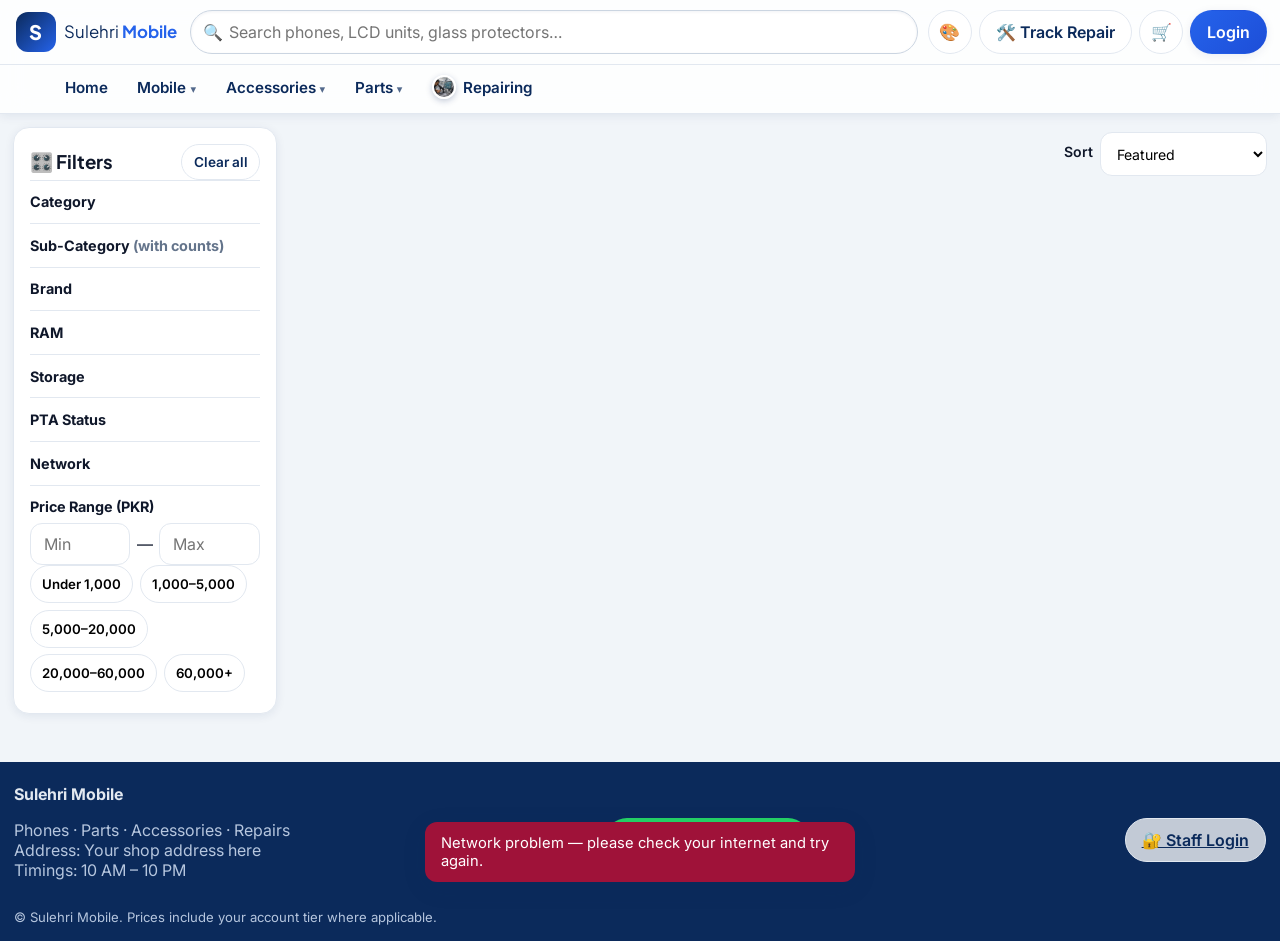
<file: mobile.html>
<!DOCTYPE html>
<html lang="en">
<head>
<meta charset="UTF-8">
<meta name="viewport" content="width=device-width, initial-scale=1.0, viewport-fit=cover">
<title>Mobile Phones — Sulehri Mobile</title>
<meta name="description" content="Sulehri Mobile — mobile phones, LCD units, parts, accessories and repair services at honest prices.">
<meta name="theme-color" content="#0B2A5B">
<link rel="manifest" href="manifest.json">
<link rel="icon" href="icon-192.png" type="image/png">
<link rel="preconnect" href="https://fonts.googleapis.com">
<link rel="preconnect" href="https://fonts.gstatic.com" crossorigin>
<link href="https://fonts.googleapis.com/css2?family=Inter:wght@400;500;600;700&family=Plus+Jakarta+Sans:wght@600;700;800&display=swap" rel="stylesheet">
<link rel="stylesheet" href="styles.css">
<script>try { document.documentElement.dataset.theme = localStorage.getItem('sm_theme') || 'ocean'; } catch (e) { document.documentElement.dataset.theme = 'ocean'; }</script>
</head>
<body>

<!-- ================= HEADER ================= -->
<header class="site-header" id="siteHeader">
  <div class="header-inner">
    <button class="logo" id="logoBtn" type="button" aria-label="Sulehri Mobile — Home">
      <span class="logo-mark">S</span>
      <span class="logo-text">Sulehri <strong>Mobile</strong></span>
    </button>

    <div class="search-wrap">
      <span class="search-icon" aria-hidden="true">🔍</span>
      <input id="searchInput" type="search" autocomplete="off" enterkeyhint="search"
             placeholder="Search phones, LCD units, glass protectors…" aria-label="Search products">
      <div class="suggestions" id="searchSuggestions" hidden></div>
    </div>

    <div class="header-actions">
      <div class="theme-wrap">
        <button class="icon-btn" id="themeBtn" type="button" aria-label="Change theme">🎨</button>
        <div class="theme-pop" id="themePop" hidden>
          <strong>🎨 Apni Theme Chunein</strong>
          <button type="button" class="theme-opt" data-theme-set="ocean"><span class="theme-dot" style="background:linear-gradient(135deg,#0B2A5B,#2563EB)"></span>Ocean Blue</button>
          <button type="button" class="theme-opt" data-theme-set="emerald"><span class="theme-dot" style="background:linear-gradient(135deg,#064E3B,#059669)"></span>Emerald Green</button>
          <button type="button" class="theme-opt" data-theme-set="royal"><span class="theme-dot" style="background:linear-gradient(135deg,#3B0764,#7C3AED)"></span>Royal Purple</button>
          <button type="button" class="theme-opt" data-theme-set="sunset"><span class="theme-dot" style="background:linear-gradient(135deg,#7C2D12,#EA580C)"></span>Sunset Orange</button>
          <button type="button" class="theme-opt" data-theme-set="rose"><span class="theme-dot" style="background:linear-gradient(135deg,#500724,#DB2777)"></span>Rose Pink</button>
        </div>
      </div>
      <button class="btn btn-ghost header-track" id="trackBtnTop" type="button">🛠️ Track Repair</button>
      <button class="icon-btn" id="cartBtn" type="button" aria-label="Open cart">
        🛒 <span class="cart-badge" id="cartBadge" hidden>0</span>
      </button>
      <button class="btn btn-primary" id="loginBtn" type="button">
        <span id="accountBtnLabel">Login</span>
      </button>
    </div>
  </div>

  <!-- Main tab nav + mega menu -->
  <nav class="main-nav" id="mainNav" aria-label="Shop sections">
    <div class="main-nav-inner" id="mainNavInner">
      <button type="button" class="nav-tab" data-tab="home">Home</button>
      <button type="button" class="nav-tab has-menu" data-tab="phones" aria-haspopup="true" aria-expanded="false"><img class="tab-thumb" id="thumbMobile" alt="" hidden>Mobile <span class="nav-caret">▾</span></button>
      <button type="button" class="nav-tab has-menu" data-tab="accessories" aria-haspopup="true" aria-expanded="false"><img class="tab-thumb" id="thumbAccessories" alt="" hidden>Accessories <span class="nav-caret">▾</span></button>
      <button type="button" class="nav-tab has-menu" data-tab="parts" aria-haspopup="true" aria-expanded="false"><img class="tab-thumb" id="thumbParts" alt="" hidden>Parts <span class="nav-caret">▾</span></button>
      <button type="button" class="nav-tab" data-tab="repair"><img class="tab-thumb" src="images/repair-hero.jpg" alt="">Repairing</button>
    </div>
    <div class="mega-panel" id="megaPanel" hidden></div>
  </nav>
</header>

<!-- Demo notice (only visible in DEMO mode) -->
<div class="demo-banner" id="demoBanner" hidden>
  🧪 <strong>DEMO MODE</strong> — sample data for design preview. Add your Web App URL in <code>app.js</code> to go live.
</div>

<!-- Monthly target bar (logged-in customers only) -->
<section class="target-bar" id="targetBar" hidden>
  <div class="target-inner">
    <div class="target-text">
      🎯 <strong id="targetTierName">Retail</strong> member —
      Spent <strong id="targetSpent">PKR 0</strong> of <strong id="targetTarget">PKR 0</strong>
      · <span id="targetRemaining"></span>
    </div>
    <div class="target-track"><div class="target-fill" id="targetFill"></div></div>
    <div class="target-pct" id="targetPercent">0%</div>
  </div>
</section>

<main id="mainContent">

  <!-- ================= VIEW: HOME ================= -->
  <section class="view" id="viewHome" hidden>
    <div class="hero-slider" id="heroSlider" hidden>
      <div class="hero-track" id="heroTrack"></div>
      <button type="button" class="hero-arrow hero-prev" id="heroPrev" aria-label="Previous">‹</button>
      <button type="button" class="hero-arrow hero-next" id="heroNext" aria-label="Next">›</button>
      <div class="hero-dots" id="heroDots"></div>
    </div>

    <div class="section-head reveal">
      <h2>🛍️ Shop by Category</h2>
    </div>
    <div class="home-cats reveal" id="homeCats"></div>

    <div id="showcaseWrap"></div>

    <div class="section-head">
      <h2>🛍️ Latest Products</h2>
      <button class="btn btn-ghost" id="btnShopAll" type="button">View all →</button>
    </div>
    <div class="product-grid" id="homeGrid"></div>
  </section>

  <!-- ================= VIEW: SHOP ================= -->
  <section class="view" id="viewShop">
    <div class="cat-hero" id="catHero" hidden>
      <div class="cat-hero-img" id="catHeroImg"></div>
      <div>
        <div class="cat-hero-crumb" id="catHeroCrumb"></div>
        <h2 id="catHeroTitle"></h2>
        <div class="cat-hero-count" id="catHeroCount"></div>
      </div>
    </div>
    <div class="shop-layout">

      <!-- Filters: sidebar (desktop) / drawer (mobile) -->
      <aside class="filters" id="filterDrawer" aria-label="Filters">
        <div class="filters-head">
          <h3>🎛️ Filters</h3>
          <button class="btn btn-ghost btn-sm" id="clearFiltersBtn" type="button">Clear all</button>
          <button class="icon-btn filters-close" id="closeFiltersBtn" type="button" aria-label="Close filters">✕</button>
        </div>

        <div class="filter-group">
          <h4>Category</h4>
          <div id="filterMainCats"></div>
        </div>
        <div class="filter-group">
          <h4>Sub-Category <span class="muted">(with counts)</span></h4>
          <div id="filterSubCats"></div>
        </div>
        <div class="filter-group">
          <h4>Brand</h4>
          <div id="filterBrands"></div>
        </div>
        <div class="filter-group" data-group="tech">
          <h4>RAM</h4>
          <div id="filterRams" class="chip-row"></div>
        </div>
        <div class="filter-group" data-group="tech">
          <h4>Storage</h4>
          <div id="filterStorages" class="chip-row"></div>
        </div>
        <div class="filter-group" data-group="tech">
          <h4>PTA Status</h4>
          <div id="filterPtas"></div>
        </div>
        <div class="filter-group" data-group="tech">
          <h4>Network</h4>
          <div id="filterNetworks"></div>
        </div>
        <div class="filter-group">
          <h4>Price Range (PKR)</h4>
          <div class="price-inputs">
            <input id="priceMin" type="number" min="0" placeholder="Min" inputmode="numeric">
            <span>—</span>
            <input id="priceMax" type="number" min="0" placeholder="Max" inputmode="numeric">
          </div>
          <div id="priceQuick" class="chip-row">
            <button type="button" class="chip" data-price="0-1000">Under 1,000</button>
            <button type="button" class="chip" data-price="1000-5000">1,000–5,000</button>
            <button type="button" class="chip" data-price="5000-20000">5,000–20,000</button>
            <button type="button" class="chip" data-price="20000-60000">20,000–60,000</button>
            <button type="button" class="chip" data-price="60000-">60,000+</button>
          </div>
        </div>
        <button class="btn btn-primary btn-block filters-apply" id="applyFiltersBtn" type="button">Show results</button>
      </aside>
      <div class="drawer-scrim" id="filterScrim" hidden></div>

      <div class="shop-main">
        <div class="shop-toolbar">
          <button class="btn btn-ghost" id="openFiltersBtn" type="button">🎛️ Filters</button>
          <span class="muted" id="resultCount"></span>
          <label class="sort-label">Sort
            <select id="sortSelect">
              <option value="featured">Featured</option>
              <option value="price-asc">Price: Low to High</option>
              <option value="price-desc">Price: High to Low</option>
              <option value="newest">Newest</option>
            </select>
          </label>
        </div>
        <div class="active-filter-chips" id="activeFilterChips"></div>
        <div class="product-grid" id="shopGrid"></div>
        <p class="empty-state" id="shopEmpty" hidden>😕 No products match these filters.<br>
          <button class="btn btn-ghost" id="emptyClearBtn" type="button">Clear filters</button></p>
      </div>
    </div>
  </section>

  <!-- ================= VIEW: REPAIRING ================= -->
  <section class="view" id="viewRepair" hidden>
    <div class="repair-hero reveal">
      <img class="repair-hero-bg" src="images/repair-hero.jpg" alt="Sulehri Mobile repair lab">
      <div class="repair-hero-shade"></div>
      <div class="repair-hero-content">
        <span class="hero-kicker">🔬 SULEHRI MOBILE REPAIR LAB</span>
        <h2>Mobile Repairing — Chip Level Experts</h2>
        <p>Screen se lekar <strong>CPU drilling</strong> tak — woh kaam jo dusri dukanein wapas kar deti hain, hum yahan karte hain.
          Diagnosis <strong>bilkul FREE</strong> — pehle quote, phir kaam, warranty ke saath.</p>
        <div class="repair-hero-btns">
          <a class="btn btn-whatsapp" id="repairWaBtn" href="#" target="_blank" rel="noopener">💬 WhatsApp par repair quote lein</a>
          <button class="btn btn-ghost" id="repairTrackBtn" type="button">🔎 Apni repair track karein</button>
        </div>
      </div>
    </div>

    <div class="featured-service reveal">
      <div class="featured-media">
        <img src="images/repair-cpu.jpg" alt="CPU drilling on a phone motherboard">
        <span class="featured-ribbon">⭐ SPECIALIST SERVICE</span>
      </div>
      <div class="featured-body">
        <h3>🔥 CPU Drilling &amp; Advanced Board Repair</h3>
        <p>Ye humari sab se khaas service hai — Pakistan mein bohat kam shops ye kaam karti hain!
          Bilkul <strong>dead phone</strong>, pani mein gira phone, ya woh phone jise sab ne <em>"na-umeed"</em> keh diya ho —
          microscope ke neeche CPU drilling karke board ki andar ki layers tak pohanchte hain,
          taake aap ka <strong>data bhi bache aur phone bhi chal pare</strong>. Samsung, iPhone, Xiaomi — har model.</p>
        <div class="svc-chips">
          <span>Dead Phone Recovery</span><span>CPU Reballing</span><span>UFS / EMMC Drilling Access</span>
          <span>iPhone CPU Work</span><span>Data Recovery</span><span>Board Short Fix</span>
        </div>
        <a class="btn btn-whatsapp" href="#" target="_blank" rel="noopener" data-wa-service="CPU Drilling / dead phone repair">💬 CPU Drilling ke liye quote lein</a>
      </div>
    </div>

    <h3 class="repair-h reveal">🔧 Our Repair Services</h3>
    <div class="svc2-grid">
      <article class="svc2-card reveal">
        <img src="images/repair-hardware.jpg" alt="Mobile hardware repair">
        <div class="svc2-body">
          <h4>🛠️ Mobile Hardware</h4>
          <p>Screen se motherboard tak — har hardware masla genuine quality parts aur warranty ke saath, zyada tar usi din.</p>
          <div class="svc-chips"><span>Screen / LCD</span><span>Battery</span><span>Charging Port</span><span>Camera</span><span>Speaker / Mic</span><span>Face ID / Fingerprint</span></div>
          <a class="btn btn-whatsapp btn-sm" href="#" target="_blank" rel="noopener" data-wa-service="Mobile Hardware repair">💬 Quote lein</a>
        </div>
      </article>
      <article class="svc2-card reveal">
        <img src="images/repair-software.jpg" alt="Mobile software flashing">
        <div class="svc2-body">
          <h4>💾 Mobile Software</h4>
          <p>Phone logo par atka hai, hang hota hai ya software kharab ho gaya? Data ka khayal rakhte hue har software masla hal.</p>
          <div class="svc-chips"><span>Flashing / Firmware</span><span>Logo Hang Fix</span><span>Software Update</span><span>Virus Removal</span><span>Data Backup</span><span>FRP (sirf malik ke liye)</span></div>
          <a class="btn btn-whatsapp btn-sm" href="#" target="_blank" rel="noopener" data-wa-service="Mobile Software repair">💬 Quote lein</a>
        </div>
      </article>
      <article class="svc2-card reveal">
        <img src="images/repair-jtag.jpg" alt="JTAG boot repair">
        <div class="svc2-body">
          <h4>🔌 JTAG Boot Repair</h4>
          <p>Bilkul dead phone jo computer se bhi connect na ho — JTAG se seedha chip se connection karke boot wapas layein.</p>
          <div class="svc-chips"><span>Dead Boot Repair</span><span>ISP Pinout Work</span><span>No Power / No Port</span><span>Bootloader Fix</span><span>Samsung / Xiaomi Dead Fix</span></div>
          <a class="btn btn-whatsapp btn-sm" href="#" target="_blank" rel="noopener" data-wa-service="JTAG boot repair">💬 Quote lein</a>
        </div>
      </article>
      <article class="svc2-card reveal">
        <img src="images/repair-emmc.jpg" alt="EMMC chip programming">
        <div class="svc2-body">
          <h4>💿 EMMC / UFS Chip Work</h4>
          <p>Memory chip ki programming, health check aur replacement — kharab chip se data nikalna ho ya phone zinda karna ho.</p>
          <div class="svc-chips"><span>EMMC Programming</span><span>UFS Programming</span><span>Chip Replacement</span><span>Health Check</span><span>Data Extraction</span></div>
          <a class="btn btn-whatsapp btn-sm" href="#" target="_blank" rel="noopener" data-wa-service="EMMC / UFS chip work">💬 Quote lein</a>
        </div>
      </article>
      <article class="svc2-card reveal">
        <img src="images/repair-care.jpg" alt="Dead and water damaged phone care">
        <div class="svc2-body">
          <h4>💧 Dead &amp; Water-Damaged Phones</h4>
          <p>Pani gir gaya ya phone achanak band ho gaya? Fori ultrasonic safai aur chip-level diagnosis — umeed khatam samajhne se pehle hum se zaroor poochein.</p>
          <div class="svc-chips"><span>Water Damage Care</span><span>Ultrasonic Cleaning</span><span>Dead Phone Diagnosis</span><span>Short Circuit Fix</span></div>
          <a class="btn btn-whatsapp btn-sm" href="#" target="_blank" rel="noopener" data-wa-service="Dead / water-damaged phone repair">💬 Quote lein</a>
        </div>
      </article>
    </div>

    <h3 class="repair-h reveal">📲 Brands We Repair</h3>
    <div class="brand-chips reveal">
      <span>Apple iPhone</span><span>Samsung</span><span>Infinix</span><span>Tecno</span><span>Xiaomi / Redmi</span>
      <span>Vivo</span><span>Oppo</span><span>Realme</span><span>OnePlus</span><span>Google Pixel</span>
      <span>Huawei / Honor</span><span>Nokia</span><span>Itel</span><span>Sparx</span>
    </div>

    <h3 class="repair-h reveal">🪜 Kaise Kaam Hota Hai?</h3>
    <div class="steps-row reveal">
      <div class="step-card"><span class="step-num">1</span><strong>Book Your Repair</strong><p class="muted small">WhatsApp, call ya dukaan par aa kar repair book karwayein.</p></div>
      <div class="step-card"><span class="step-num">2</span><strong>Diagnosis &amp; Quote</strong><p class="muted small">Phone check karke pehle saaf qeemat batayi jati hai — koi kaam aap ki marzi ke baghair nahi.</p></div>
      <div class="step-card"><span class="step-num">3</span><strong>Repair &amp; Pickup</strong><p class="muted small">Zyada tar repairs usi din — warranty ke saath phone wapas lein.</p></div>
    </div>

    <div class="why-grid reveal">
      <div class="why-card">🎓<strong>Expert Technicians</strong><p class="muted small">Chip-level repairing ke certified specialists.</p></div>
      <div class="why-card">💎<strong>Genuine Parts</strong><p class="muted small">Original quality parts — performance bilkul new jaisi.</p></div>
      <div class="why-card">⚡<strong>Fast Turnaround</strong><p class="muted small">Aksar repairs 30–60 minute mein, warna usi din.</p></div>
      <div class="why-card">🛡️<strong>Warranty on Repairs</strong><p class="muted small">Parts aur labour par warranty — be-fikr rahen.</p></div>
    </div>

    <div class="narrow" id="trackAnchor">
      <h3 class="repair-h">🔎 Track Your Repair</h3>
      <p class="muted">Enter your <strong>Job ID</strong> (e.g. REP-1001) and the <strong>email / phone number</strong> you gave at the shop
        <em>or</em> your <strong>portal password</strong> from the job slip / email.</p>
      <form id="trackForm" class="card-form">
        <label>Job ID <input id="trJobId" required placeholder="REP-1001" autocomplete="off"></label>
        <label>Email / Phone Number <input id="trEmail" type="text" placeholder="you@example.com ya 03xx-xxxxxxx" autocomplete="username"></label>
        <div class="or-divider">— or —</div>
        <label>Portal Password <input id="trPass" placeholder="e.g. SM-123456" autocomplete="off"></label>
        <p class="form-error" id="trError" hidden></p>
        <button class="btn btn-primary btn-block" id="trBtn" type="submit">Track my repair</button>
        <p class="small muted" style="margin:.7rem 0 0">
          <a href="#" id="trForgotLink">🔑 Portal password bhool gaye? Recover karein</a>
        </p>
      </form>
      <form id="recoverForm" class="card-form" hidden style="margin-top:1rem">
        <h3 style="margin-top:0">🔑 Forgot Portal Password</h3>
        <p class="muted small">Apna <strong>Job ID</strong> aur wahi <strong>email ya phone number</strong> likhein jo dukaan par diya tha —
          aap ka portal password aap ki <strong>email par bhej</strong> diya jayega.</p>
        <label>Job ID <input id="rcJobId" placeholder="REP-1001" autocomplete="off"></label>
        <label>Email / Phone Number <input id="rcId" type="text" placeholder="you@example.com ya 03xx-xxxxxxx" autocomplete="username"></label>
        <p class="form-error" id="rcError" hidden></p>
        <p class="success-text" id="rcOk" hidden></p>
        <button class="btn btn-primary btn-block" id="rcBtn" type="submit">📧 Password email par bhejein</button>
      </form>
      <div id="trResult" hidden>
        <div class="step-tracker" id="trSteps"></div>
        <div class="track-meta" id="trMeta"></div>
      </div>
    </div>
  </section>

  <!-- ================= VIEW: ACCOUNT ================= -->
  <section class="view narrow" id="viewAccount" hidden>
    <h2>👤 My Account</h2>
    <div id="accLoginPrompt" hidden>
      <p class="muted">Please log in to see your profile, tier progress and orders.</p>
      <button class="btn btn-primary" id="accLoginBtn" type="button">Login / Register</button>
    </div>
    <div id="accContent" hidden>
      <div class="account-card">
        <img class="account-photo" id="accPhoto" alt="" hidden>
        <div>
          <h3 id="accName"></h3>
          <p class="muted" id="accEmail"></p>
          <p class="muted" id="accPhone"></p>
          <span class="tier-pill" id="accTier"></span>
        </div>
        <button class="btn btn-ghost" id="logoutBtn" type="button">Logout</button>
      </div>
      <div class="target-track big"><div class="target-fill" id="accTargetFill"></div></div>
      <p class="muted" id="accTargetText"></p>

      <h3>🧾 My Orders</h3>
      <div id="accOrders"></div>
    </div>
  </section>
</main>

<!-- ================= FOOTER ================= -->
<footer class="site-footer">
  <div class="footer-inner">
    <div>
      <strong>Sulehri Mobile</strong>
      <p class="muted">Phones · Parts · Accessories · Repairs<br>Address: Your shop address here<br>Timings: 10 AM – 10 PM</p>
    </div>
    <a class="btn btn-whatsapp" id="waLink" href="#" target="_blank" rel="noopener">💬 Chat on WhatsApp</a>
    <a class="btn btn-ghost" href="admin/admin.html">🔐 Staff Login</a>
  </div>
  <p class="muted small">© Sulehri Mobile. Prices include your account tier where applicable.</p>
</footer>

<!-- ================= BOTTOM NAV (mobile) ================= -->
<nav class="bottom-nav" aria-label="Main">
  <button type="button" data-nav="home" class="nav-item active"><span>🏠</span>Home</button>
  <button type="button" data-nav="categories" class="nav-item"><span>🗂️</span>Categories</button>
  <button type="button" data-nav="search" class="nav-item"><span>🔍</span>Search</button>
  <button type="button" data-nav="cart" class="nav-item"><span>🛒</span>Cart<b class="nav-badge" id="navCartBadge" hidden>0</b></button>
  <button type="button" data-nav="account" class="nav-item"><span>👤</span>Account</button>
</nav>

<!-- ================= QUICK VIEW MODAL ================= -->
<div class="modal" id="quickViewModal" hidden>
  <div class="modal-card">
    <button class="icon-btn modal-close" id="qvClose" type="button" aria-label="Close">✕</button>
    <div class="qv-media">
      <div class="qv-frame"><img id="qvImg" alt=""></div>
      <div class="qv-thumbs" id="qvThumbs"></div>
    </div>
    <div class="qv-body">
      <span class="brand-tag" id="qvBrand"></span>
      <h3 id="qvTitle"></h3>
      <div class="spec-pills" id="qvSpecs"></div>
      <p class="qv-warranty" id="qvWarranty"></p>
      <p class="qv-stock" id="qvStock"></p>
      <div class="price-row">
        <span class="price" id="qvPrice"></span>
        <span class="compare-price" id="qvCompare"></span>
        <span class="discount-pill" id="qvDiscount" hidden></span>
      </div>
      <div class="qv-actions">
        <div class="qty-stepper">
          <button type="button" id="qvQtyMinus" aria-label="Decrease quantity">−</button>
          <span id="qvQty">1</span>
          <button type="button" id="qvQtyPlus" aria-label="Increase quantity">+</button>
        </div>
        <button class="btn btn-primary grow" id="qvAddBtn" type="button">🛒 Add to Cart</button>
      </div>
    </div>
  </div>
</div>

<!-- ================= CART DRAWER ================= -->
<div class="drawer-scrim" id="cartScrim" hidden></div>
<aside class="cart-drawer" id="cartDrawer" hidden aria-label="Cart">
  <div class="cart-head">
    <h3>🛒 Your Cart</h3>
    <button class="icon-btn" id="closeCartBtn" type="button" aria-label="Close cart">✕</button>
  </div>
  <div class="cart-items" id="cartItems"></div>
  <div class="cart-foot">
    <div class="cart-total">Subtotal <strong id="cartSubtotal">PKR 0</strong></div>
    <button class="btn btn-primary btn-block" id="checkoutBtn" type="button">Checkout →</button>
  </div>
</aside>

<!-- ================= CHECKOUT MODAL ================= -->
<div class="modal" id="checkoutModal" hidden>
  <div class="modal-card small-card">
    <button class="icon-btn modal-close" id="coClose" type="button" aria-label="Close">✕</button>
    <h3>✅ Checkout</h3>
    <div id="coFormWrap">
      <p class="muted" id="coCustomer"></p>
      <div class="co-lines" id="coLines"></div>
      <div class="cart-total">Total <strong id="coTotal">PKR 0</strong></div>
      <label>Payment Method
        <select id="coPayment">
          <option>Cash</option>
          <option>Bank</option>
          <option>EasyPaisa-JazzCash</option>
          <option>Credit</option>
        </select>
      </label>
      <label>Notes (optional)
        <input id="coNotes" placeholder="Delivery address / any note">
      </label>
      <p class="form-error" id="coError" hidden></p>
      <button class="btn btn-primary btn-block" id="coSubmit" type="button">Place Order</button>
    </div>
    <div id="coSuccess" hidden>
      <p class="success-big">🎉 Order placed!</p>
      <p>Your Order ID is <strong id="coOrderId"></strong>.<br>We will contact you to confirm. You can see it in <strong>My Account → My Orders</strong>.</p>
      <button class="btn btn-primary btn-block" id="coDoneBtn" type="button">Done</button>
    </div>
  </div>
</div>

<!-- ================= AUTH MODAL ================= -->
<div class="modal" id="authModal" hidden>
  <div class="modal-card small-card">
    <button class="icon-btn modal-close" id="authClose" type="button" aria-label="Close">✕</button>
    <div class="auth-tabs">
      <button type="button" id="tabLogin" class="auth-tab active">Login</button>
      <button type="button" id="tabRegister" class="auth-tab">Register</button>
    </div>

    <form id="loginForm">
      <label>Email <input id="liEmail" type="email" required autocomplete="email" placeholder="you@example.com"></label>
      <label>Password <input id="liPassword" type="password" required autocomplete="current-password" placeholder="••••••••"></label>
      <p class="form-error" id="liError" hidden></p>
      <button class="btn btn-primary btn-block" type="submit">Login</button>
      <p class="muted small" id="demoHint" hidden>Demo account: <code>demo@sulehri.pk</code> / <code>demo123</code> (any password also works in demo).</p>
    </form>

    <form id="registerForm" hidden>
      <label>Full Name <input id="rgName" required autocomplete="name" placeholder="Your name"></label>
      <label>Email <input id="rgEmail" type="email" required autocomplete="email" placeholder="you@example.com"></label>
      <label>Password (min 6 characters) <input id="rgPassword" type="password" required minlength="6" autocomplete="new-password"></label>
      <label>Phone <input id="rgPhone" required autocomplete="tel" placeholder="03xx-xxxxxxx"></label>
      <label>Reference (who referred you?) <input id="rgReference" placeholder="Optional"></label>
      <label>Profile Photo (optional) <input id="rgPhoto" type="file" accept="image/*"></label>
      <p class="form-error" id="rgError" hidden></p>
      <button class="btn btn-primary btn-block" type="submit">Create Account</button>
    </form>
  </div>
</div>

<div class="toast-wrap" id="toastWrap" aria-live="polite"></div>

<script>window.SM_PAGE = { type: 'cat', main: 'Phones' };</script>
<script src="app.js"></script>
</body>
</html>
</file>
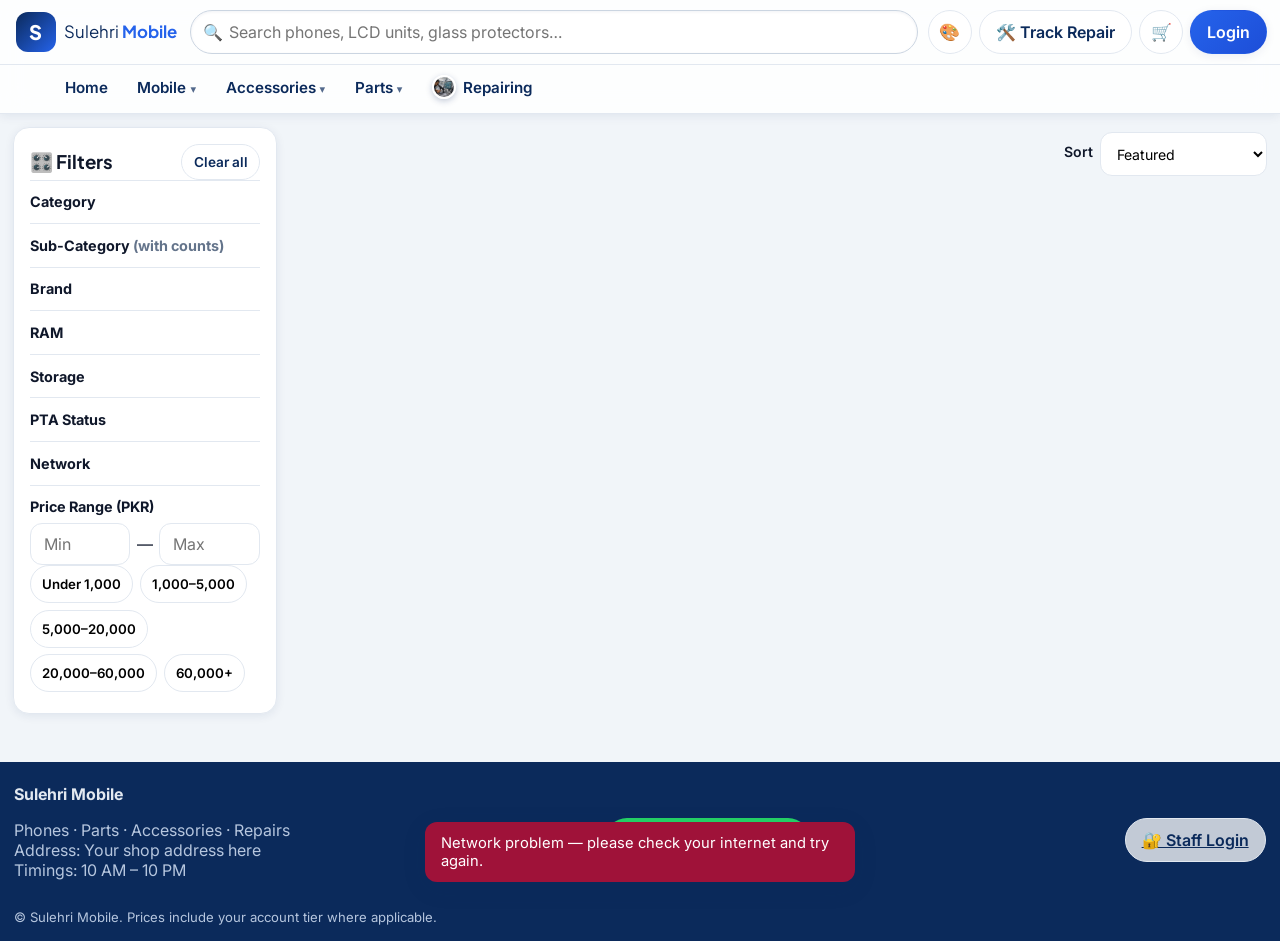
<file: parts.html>
<!DOCTYPE html>
<html lang="en">
<head>
<meta charset="UTF-8">
<meta name="viewport" content="width=device-width, initial-scale=1.0, viewport-fit=cover">
<title>Mobile Parts — Sulehri Mobile</title>
<meta name="description" content="Sulehri Mobile — mobile phones, LCD units, parts, accessories and repair services at honest prices.">
<meta name="theme-color" content="#0B2A5B">
<link rel="manifest" href="manifest.json">
<link rel="icon" href="icon-192.png" type="image/png">
<link rel="preconnect" href="https://fonts.googleapis.com">
<link rel="preconnect" href="https://fonts.gstatic.com" crossorigin>
<link href="https://fonts.googleapis.com/css2?family=Inter:wght@400;500;600;700&family=Plus+Jakarta+Sans:wght@600;700;800&display=swap" rel="stylesheet">
<link rel="stylesheet" href="styles.css">
<script>try { document.documentElement.dataset.theme = localStorage.getItem('sm_theme') || 'ocean'; } catch (e) { document.documentElement.dataset.theme = 'ocean'; }</script>
</head>
<body>

<!-- ================= HEADER ================= -->
<header class="site-header" id="siteHeader">
  <div class="header-inner">
    <button class="logo" id="logoBtn" type="button" aria-label="Sulehri Mobile — Home">
      <span class="logo-mark">S</span>
      <span class="logo-text">Sulehri <strong>Mobile</strong></span>
    </button>

    <div class="search-wrap">
      <span class="search-icon" aria-hidden="true">🔍</span>
      <input id="searchInput" type="search" autocomplete="off" enterkeyhint="search"
             placeholder="Search phones, LCD units, glass protectors…" aria-label="Search products">
      <div class="suggestions" id="searchSuggestions" hidden></div>
    </div>

    <div class="header-actions">
      <div class="theme-wrap">
        <button class="icon-btn" id="themeBtn" type="button" aria-label="Change theme">🎨</button>
        <div class="theme-pop" id="themePop" hidden>
          <strong>🎨 Apni Theme Chunein</strong>
          <button type="button" class="theme-opt" data-theme-set="ocean"><span class="theme-dot" style="background:linear-gradient(135deg,#0B2A5B,#2563EB)"></span>Ocean Blue</button>
          <button type="button" class="theme-opt" data-theme-set="emerald"><span class="theme-dot" style="background:linear-gradient(135deg,#064E3B,#059669)"></span>Emerald Green</button>
          <button type="button" class="theme-opt" data-theme-set="royal"><span class="theme-dot" style="background:linear-gradient(135deg,#3B0764,#7C3AED)"></span>Royal Purple</button>
          <button type="button" class="theme-opt" data-theme-set="sunset"><span class="theme-dot" style="background:linear-gradient(135deg,#7C2D12,#EA580C)"></span>Sunset Orange</button>
          <button type="button" class="theme-opt" data-theme-set="rose"><span class="theme-dot" style="background:linear-gradient(135deg,#500724,#DB2777)"></span>Rose Pink</button>
        </div>
      </div>
      <button class="btn btn-ghost header-track" id="trackBtnTop" type="button">🛠️ Track Repair</button>
      <button class="icon-btn" id="cartBtn" type="button" aria-label="Open cart">
        🛒 <span class="cart-badge" id="cartBadge" hidden>0</span>
      </button>
      <button class="btn btn-primary" id="loginBtn" type="button">
        <span id="accountBtnLabel">Login</span>
      </button>
    </div>
  </div>

  <!-- Main tab nav + mega menu -->
  <nav class="main-nav" id="mainNav" aria-label="Shop sections">
    <div class="main-nav-inner" id="mainNavInner">
      <button type="button" class="nav-tab" data-tab="home">Home</button>
      <button type="button" class="nav-tab has-menu" data-tab="phones" aria-haspopup="true" aria-expanded="false"><img class="tab-thumb" id="thumbMobile" alt="" hidden>Mobile <span class="nav-caret">▾</span></button>
      <button type="button" class="nav-tab has-menu" data-tab="accessories" aria-haspopup="true" aria-expanded="false"><img class="tab-thumb" id="thumbAccessories" alt="" hidden>Accessories <span class="nav-caret">▾</span></button>
      <button type="button" class="nav-tab has-menu" data-tab="parts" aria-haspopup="true" aria-expanded="false"><img class="tab-thumb" id="thumbParts" alt="" hidden>Parts <span class="nav-caret">▾</span></button>
      <button type="button" class="nav-tab" data-tab="repair"><img class="tab-thumb" src="images/repair-hero.jpg" alt="">Repairing</button>
    </div>
    <div class="mega-panel" id="megaPanel" hidden></div>
  </nav>
</header>

<!-- Demo notice (only visible in DEMO mode) -->
<div class="demo-banner" id="demoBanner" hidden>
  🧪 <strong>DEMO MODE</strong> — sample data for design preview. Add your Web App URL in <code>app.js</code> to go live.
</div>

<!-- Monthly target bar (logged-in customers only) -->
<section class="target-bar" id="targetBar" hidden>
  <div class="target-inner">
    <div class="target-text">
      🎯 <strong id="targetTierName">Retail</strong> member —
      Spent <strong id="targetSpent">PKR 0</strong> of <strong id="targetTarget">PKR 0</strong>
      · <span id="targetRemaining"></span>
    </div>
    <div class="target-track"><div class="target-fill" id="targetFill"></div></div>
    <div class="target-pct" id="targetPercent">0%</div>
  </div>
</section>

<main id="mainContent">

  <!-- ================= VIEW: HOME ================= -->
  <section class="view" id="viewHome" hidden>
    <div class="hero-slider" id="heroSlider" hidden>
      <div class="hero-track" id="heroTrack"></div>
      <button type="button" class="hero-arrow hero-prev" id="heroPrev" aria-label="Previous">‹</button>
      <button type="button" class="hero-arrow hero-next" id="heroNext" aria-label="Next">›</button>
      <div class="hero-dots" id="heroDots"></div>
    </div>

    <div class="section-head reveal">
      <h2>🛍️ Shop by Category</h2>
    </div>
    <div class="home-cats reveal" id="homeCats"></div>

    <div id="showcaseWrap"></div>

    <div class="section-head">
      <h2>🛍️ Latest Products</h2>
      <button class="btn btn-ghost" id="btnShopAll" type="button">View all →</button>
    </div>
    <div class="product-grid" id="homeGrid"></div>
  </section>

  <!-- ================= VIEW: SHOP ================= -->
  <section class="view" id="viewShop">
    <div class="cat-hero" id="catHero" hidden>
      <div class="cat-hero-img" id="catHeroImg"></div>
      <div>
        <div class="cat-hero-crumb" id="catHeroCrumb"></div>
        <h2 id="catHeroTitle"></h2>
        <div class="cat-hero-count" id="catHeroCount"></div>
      </div>
    </div>
    <div class="shop-layout">

      <!-- Filters: sidebar (desktop) / drawer (mobile) -->
      <aside class="filters" id="filterDrawer" aria-label="Filters">
        <div class="filters-head">
          <h3>🎛️ Filters</h3>
          <button class="btn btn-ghost btn-sm" id="clearFiltersBtn" type="button">Clear all</button>
          <button class="icon-btn filters-close" id="closeFiltersBtn" type="button" aria-label="Close filters">✕</button>
        </div>

        <div class="filter-group">
          <h4>Category</h4>
          <div id="filterMainCats"></div>
        </div>
        <div class="filter-group">
          <h4>Sub-Category <span class="muted">(with counts)</span></h4>
          <div id="filterSubCats"></div>
        </div>
        <div class="filter-group">
          <h4>Brand</h4>
          <div id="filterBrands"></div>
        </div>
        <div class="filter-group" data-group="tech">
          <h4>RAM</h4>
          <div id="filterRams" class="chip-row"></div>
        </div>
        <div class="filter-group" data-group="tech">
          <h4>Storage</h4>
          <div id="filterStorages" class="chip-row"></div>
        </div>
        <div class="filter-group" data-group="tech">
          <h4>PTA Status</h4>
          <div id="filterPtas"></div>
        </div>
        <div class="filter-group" data-group="tech">
          <h4>Network</h4>
          <div id="filterNetworks"></div>
        </div>
        <div class="filter-group">
          <h4>Price Range (PKR)</h4>
          <div class="price-inputs">
            <input id="priceMin" type="number" min="0" placeholder="Min" inputmode="numeric">
            <span>—</span>
            <input id="priceMax" type="number" min="0" placeholder="Max" inputmode="numeric">
          </div>
          <div id="priceQuick" class="chip-row">
            <button type="button" class="chip" data-price="0-1000">Under 1,000</button>
            <button type="button" class="chip" data-price="1000-5000">1,000–5,000</button>
            <button type="button" class="chip" data-price="5000-20000">5,000–20,000</button>
            <button type="button" class="chip" data-price="20000-60000">20,000–60,000</button>
            <button type="button" class="chip" data-price="60000-">60,000+</button>
          </div>
        </div>
        <button class="btn btn-primary btn-block filters-apply" id="applyFiltersBtn" type="button">Show results</button>
      </aside>
      <div class="drawer-scrim" id="filterScrim" hidden></div>

      <div class="shop-main">
        <div class="shop-toolbar">
          <button class="btn btn-ghost" id="openFiltersBtn" type="button">🎛️ Filters</button>
          <span class="muted" id="resultCount"></span>
          <label class="sort-label">Sort
            <select id="sortSelect">
              <option value="featured">Featured</option>
              <option value="price-asc">Price: Low to High</option>
              <option value="price-desc">Price: High to Low</option>
              <option value="newest">Newest</option>
            </select>
          </label>
        </div>
        <div class="active-filter-chips" id="activeFilterChips"></div>
        <div class="product-grid" id="shopGrid"></div>
        <p class="empty-state" id="shopEmpty" hidden>😕 No products match these filters.<br>
          <button class="btn btn-ghost" id="emptyClearBtn" type="button">Clear filters</button></p>
      </div>
    </div>
  </section>

  <!-- ================= VIEW: REPAIRING ================= -->
  <section class="view" id="viewRepair" hidden>
    <div class="repair-hero reveal">
      <img class="repair-hero-bg" src="images/repair-hero.jpg" alt="Sulehri Mobile repair lab">
      <div class="repair-hero-shade"></div>
      <div class="repair-hero-content">
        <span class="hero-kicker">🔬 SULEHRI MOBILE REPAIR LAB</span>
        <h2>Mobile Repairing — Chip Level Experts</h2>
        <p>Screen se lekar <strong>CPU drilling</strong> tak — woh kaam jo dusri dukanein wapas kar deti hain, hum yahan karte hain.
          Diagnosis <strong>bilkul FREE</strong> — pehle quote, phir kaam, warranty ke saath.</p>
        <div class="repair-hero-btns">
          <a class="btn btn-whatsapp" id="repairWaBtn" href="#" target="_blank" rel="noopener">💬 WhatsApp par repair quote lein</a>
          <button class="btn btn-ghost" id="repairTrackBtn" type="button">🔎 Apni repair track karein</button>
        </div>
      </div>
    </div>

    <div class="featured-service reveal">
      <div class="featured-media">
        <img src="images/repair-cpu.jpg" alt="CPU drilling on a phone motherboard">
        <span class="featured-ribbon">⭐ SPECIALIST SERVICE</span>
      </div>
      <div class="featured-body">
        <h3>🔥 CPU Drilling &amp; Advanced Board Repair</h3>
        <p>Ye humari sab se khaas service hai — Pakistan mein bohat kam shops ye kaam karti hain!
          Bilkul <strong>dead phone</strong>, pani mein gira phone, ya woh phone jise sab ne <em>"na-umeed"</em> keh diya ho —
          microscope ke neeche CPU drilling karke board ki andar ki layers tak pohanchte hain,
          taake aap ka <strong>data bhi bache aur phone bhi chal pare</strong>. Samsung, iPhone, Xiaomi — har model.</p>
        <div class="svc-chips">
          <span>Dead Phone Recovery</span><span>CPU Reballing</span><span>UFS / EMMC Drilling Access</span>
          <span>iPhone CPU Work</span><span>Data Recovery</span><span>Board Short Fix</span>
        </div>
        <a class="btn btn-whatsapp" href="#" target="_blank" rel="noopener" data-wa-service="CPU Drilling / dead phone repair">💬 CPU Drilling ke liye quote lein</a>
      </div>
    </div>

    <h3 class="repair-h reveal">🔧 Our Repair Services</h3>
    <div class="svc2-grid">
      <article class="svc2-card reveal">
        <img src="images/repair-hardware.jpg" alt="Mobile hardware repair">
        <div class="svc2-body">
          <h4>🛠️ Mobile Hardware</h4>
          <p>Screen se motherboard tak — har hardware masla genuine quality parts aur warranty ke saath, zyada tar usi din.</p>
          <div class="svc-chips"><span>Screen / LCD</span><span>Battery</span><span>Charging Port</span><span>Camera</span><span>Speaker / Mic</span><span>Face ID / Fingerprint</span></div>
          <a class="btn btn-whatsapp btn-sm" href="#" target="_blank" rel="noopener" data-wa-service="Mobile Hardware repair">💬 Quote lein</a>
        </div>
      </article>
      <article class="svc2-card reveal">
        <img src="images/repair-software.jpg" alt="Mobile software flashing">
        <div class="svc2-body">
          <h4>💾 Mobile Software</h4>
          <p>Phone logo par atka hai, hang hota hai ya software kharab ho gaya? Data ka khayal rakhte hue har software masla hal.</p>
          <div class="svc-chips"><span>Flashing / Firmware</span><span>Logo Hang Fix</span><span>Software Update</span><span>Virus Removal</span><span>Data Backup</span><span>FRP (sirf malik ke liye)</span></div>
          <a class="btn btn-whatsapp btn-sm" href="#" target="_blank" rel="noopener" data-wa-service="Mobile Software repair">💬 Quote lein</a>
        </div>
      </article>
      <article class="svc2-card reveal">
        <img src="images/repair-jtag.jpg" alt="JTAG boot repair">
        <div class="svc2-body">
          <h4>🔌 JTAG Boot Repair</h4>
          <p>Bilkul dead phone jo computer se bhi connect na ho — JTAG se seedha chip se connection karke boot wapas layein.</p>
          <div class="svc-chips"><span>Dead Boot Repair</span><span>ISP Pinout Work</span><span>No Power / No Port</span><span>Bootloader Fix</span><span>Samsung / Xiaomi Dead Fix</span></div>
          <a class="btn btn-whatsapp btn-sm" href="#" target="_blank" rel="noopener" data-wa-service="JTAG boot repair">💬 Quote lein</a>
        </div>
      </article>
      <article class="svc2-card reveal">
        <img src="images/repair-emmc.jpg" alt="EMMC chip programming">
        <div class="svc2-body">
          <h4>💿 EMMC / UFS Chip Work</h4>
          <p>Memory chip ki programming, health check aur replacement — kharab chip se data nikalna ho ya phone zinda karna ho.</p>
          <div class="svc-chips"><span>EMMC Programming</span><span>UFS Programming</span><span>Chip Replacement</span><span>Health Check</span><span>Data Extraction</span></div>
          <a class="btn btn-whatsapp btn-sm" href="#" target="_blank" rel="noopener" data-wa-service="EMMC / UFS chip work">💬 Quote lein</a>
        </div>
      </article>
      <article class="svc2-card reveal">
        <img src="images/repair-care.jpg" alt="Dead and water damaged phone care">
        <div class="svc2-body">
          <h4>💧 Dead &amp; Water-Damaged Phones</h4>
          <p>Pani gir gaya ya phone achanak band ho gaya? Fori ultrasonic safai aur chip-level diagnosis — umeed khatam samajhne se pehle hum se zaroor poochein.</p>
          <div class="svc-chips"><span>Water Damage Care</span><span>Ultrasonic Cleaning</span><span>Dead Phone Diagnosis</span><span>Short Circuit Fix</span></div>
          <a class="btn btn-whatsapp btn-sm" href="#" target="_blank" rel="noopener" data-wa-service="Dead / water-damaged phone repair">💬 Quote lein</a>
        </div>
      </article>
    </div>

    <h3 class="repair-h reveal">📲 Brands We Repair</h3>
    <div class="brand-chips reveal">
      <span>Apple iPhone</span><span>Samsung</span><span>Infinix</span><span>Tecno</span><span>Xiaomi / Redmi</span>
      <span>Vivo</span><span>Oppo</span><span>Realme</span><span>OnePlus</span><span>Google Pixel</span>
      <span>Huawei / Honor</span><span>Nokia</span><span>Itel</span><span>Sparx</span>
    </div>

    <h3 class="repair-h reveal">🪜 Kaise Kaam Hota Hai?</h3>
    <div class="steps-row reveal">
      <div class="step-card"><span class="step-num">1</span><strong>Book Your Repair</strong><p class="muted small">WhatsApp, call ya dukaan par aa kar repair book karwayein.</p></div>
      <div class="step-card"><span class="step-num">2</span><strong>Diagnosis &amp; Quote</strong><p class="muted small">Phone check karke pehle saaf qeemat batayi jati hai — koi kaam aap ki marzi ke baghair nahi.</p></div>
      <div class="step-card"><span class="step-num">3</span><strong>Repair &amp; Pickup</strong><p class="muted small">Zyada tar repairs usi din — warranty ke saath phone wapas lein.</p></div>
    </div>

    <div class="why-grid reveal">
      <div class="why-card">🎓<strong>Expert Technicians</strong><p class="muted small">Chip-level repairing ke certified specialists.</p></div>
      <div class="why-card">💎<strong>Genuine Parts</strong><p class="muted small">Original quality parts — performance bilkul new jaisi.</p></div>
      <div class="why-card">⚡<strong>Fast Turnaround</strong><p class="muted small">Aksar repairs 30–60 minute mein, warna usi din.</p></div>
      <div class="why-card">🛡️<strong>Warranty on Repairs</strong><p class="muted small">Parts aur labour par warranty — be-fikr rahen.</p></div>
    </div>

    <div class="narrow" id="trackAnchor">
      <h3 class="repair-h">🔎 Track Your Repair</h3>
      <p class="muted">Enter your <strong>Job ID</strong> (e.g. REP-1001) and the <strong>email / phone number</strong> you gave at the shop
        <em>or</em> your <strong>portal password</strong> from the job slip / email.</p>
      <form id="trackForm" class="card-form">
        <label>Job ID <input id="trJobId" required placeholder="REP-1001" autocomplete="off"></label>
        <label>Email / Phone Number <input id="trEmail" type="text" placeholder="you@example.com ya 03xx-xxxxxxx" autocomplete="username"></label>
        <div class="or-divider">— or —</div>
        <label>Portal Password <input id="trPass" placeholder="e.g. SM-123456" autocomplete="off"></label>
        <p class="form-error" id="trError" hidden></p>
        <button class="btn btn-primary btn-block" id="trBtn" type="submit">Track my repair</button>
        <p class="small muted" style="margin:.7rem 0 0">
          <a href="#" id="trForgotLink">🔑 Portal password bhool gaye? Recover karein</a>
        </p>
      </form>
      <form id="recoverForm" class="card-form" hidden style="margin-top:1rem">
        <h3 style="margin-top:0">🔑 Forgot Portal Password</h3>
        <p class="muted small">Apna <strong>Job ID</strong> aur wahi <strong>email ya phone number</strong> likhein jo dukaan par diya tha —
          aap ka portal password aap ki <strong>email par bhej</strong> diya jayega.</p>
        <label>Job ID <input id="rcJobId" placeholder="REP-1001" autocomplete="off"></label>
        <label>Email / Phone Number <input id="rcId" type="text" placeholder="you@example.com ya 03xx-xxxxxxx" autocomplete="username"></label>
        <p class="form-error" id="rcError" hidden></p>
        <p class="success-text" id="rcOk" hidden></p>
        <button class="btn btn-primary btn-block" id="rcBtn" type="submit">📧 Password email par bhejein</button>
      </form>
      <div id="trResult" hidden>
        <div class="step-tracker" id="trSteps"></div>
        <div class="track-meta" id="trMeta"></div>
      </div>
    </div>
  </section>

  <!-- ================= VIEW: ACCOUNT ================= -->
  <section class="view narrow" id="viewAccount" hidden>
    <h2>👤 My Account</h2>
    <div id="accLoginPrompt" hidden>
      <p class="muted">Please log in to see your profile, tier progress and orders.</p>
      <button class="btn btn-primary" id="accLoginBtn" type="button">Login / Register</button>
    </div>
    <div id="accContent" hidden>
      <div class="account-card">
        <img class="account-photo" id="accPhoto" alt="" hidden>
        <div>
          <h3 id="accName"></h3>
          <p class="muted" id="accEmail"></p>
          <p class="muted" id="accPhone"></p>
          <span class="tier-pill" id="accTier"></span>
        </div>
        <button class="btn btn-ghost" id="logoutBtn" type="button">Logout</button>
      </div>
      <div class="target-track big"><div class="target-fill" id="accTargetFill"></div></div>
      <p class="muted" id="accTargetText"></p>

      <h3>🧾 My Orders</h3>
      <div id="accOrders"></div>
    </div>
  </section>
</main>

<!-- ================= FOOTER ================= -->
<footer class="site-footer">
  <div class="footer-inner">
    <div>
      <strong>Sulehri Mobile</strong>
      <p class="muted">Phones · Parts · Accessories · Repairs<br>Address: Your shop address here<br>Timings: 10 AM – 10 PM</p>
    </div>
    <a class="btn btn-whatsapp" id="waLink" href="#" target="_blank" rel="noopener">💬 Chat on WhatsApp</a>
    <a class="btn btn-ghost" href="admin/admin.html">🔐 Staff Login</a>
  </div>
  <p class="muted small">© Sulehri Mobile. Prices include your account tier where applicable.</p>
</footer>

<!-- ================= BOTTOM NAV (mobile) ================= -->
<nav class="bottom-nav" aria-label="Main">
  <button type="button" data-nav="home" class="nav-item active"><span>🏠</span>Home</button>
  <button type="button" data-nav="categories" class="nav-item"><span>🗂️</span>Categories</button>
  <button type="button" data-nav="search" class="nav-item"><span>🔍</span>Search</button>
  <button type="button" data-nav="cart" class="nav-item"><span>🛒</span>Cart<b class="nav-badge" id="navCartBadge" hidden>0</b></button>
  <button type="button" data-nav="account" class="nav-item"><span>👤</span>Account</button>
</nav>

<!-- ================= QUICK VIEW MODAL ================= -->
<div class="modal" id="quickViewModal" hidden>
  <div class="modal-card">
    <button class="icon-btn modal-close" id="qvClose" type="button" aria-label="Close">✕</button>
    <div class="qv-media">
      <div class="qv-frame"><img id="qvImg" alt=""></div>
      <div class="qv-thumbs" id="qvThumbs"></div>
    </div>
    <div class="qv-body">
      <span class="brand-tag" id="qvBrand"></span>
      <h3 id="qvTitle"></h3>
      <div class="spec-pills" id="qvSpecs"></div>
      <p class="qv-warranty" id="qvWarranty"></p>
      <p class="qv-stock" id="qvStock"></p>
      <div class="price-row">
        <span class="price" id="qvPrice"></span>
        <span class="compare-price" id="qvCompare"></span>
        <span class="discount-pill" id="qvDiscount" hidden></span>
      </div>
      <div class="qv-actions">
        <div class="qty-stepper">
          <button type="button" id="qvQtyMinus" aria-label="Decrease quantity">−</button>
          <span id="qvQty">1</span>
          <button type="button" id="qvQtyPlus" aria-label="Increase quantity">+</button>
        </div>
        <button class="btn btn-primary grow" id="qvAddBtn" type="button">🛒 Add to Cart</button>
      </div>
    </div>
  </div>
</div>

<!-- ================= CART DRAWER ================= -->
<div class="drawer-scrim" id="cartScrim" hidden></div>
<aside class="cart-drawer" id="cartDrawer" hidden aria-label="Cart">
  <div class="cart-head">
    <h3>🛒 Your Cart</h3>
    <button class="icon-btn" id="closeCartBtn" type="button" aria-label="Close cart">✕</button>
  </div>
  <div class="cart-items" id="cartItems"></div>
  <div class="cart-foot">
    <div class="cart-total">Subtotal <strong id="cartSubtotal">PKR 0</strong></div>
    <button class="btn btn-primary btn-block" id="checkoutBtn" type="button">Checkout →</button>
  </div>
</aside>

<!-- ================= CHECKOUT MODAL ================= -->
<div class="modal" id="checkoutModal" hidden>
  <div class="modal-card small-card">
    <button class="icon-btn modal-close" id="coClose" type="button" aria-label="Close">✕</button>
    <h3>✅ Checkout</h3>
    <div id="coFormWrap">
      <p class="muted" id="coCustomer"></p>
      <div class="co-lines" id="coLines"></div>
      <div class="cart-total">Total <strong id="coTotal">PKR 0</strong></div>
      <label>Payment Method
        <select id="coPayment">
          <option>Cash</option>
          <option>Bank</option>
          <option>EasyPaisa-JazzCash</option>
          <option>Credit</option>
        </select>
      </label>
      <label>Notes (optional)
        <input id="coNotes" placeholder="Delivery address / any note">
      </label>
      <p class="form-error" id="coError" hidden></p>
      <button class="btn btn-primary btn-block" id="coSubmit" type="button">Place Order</button>
    </div>
    <div id="coSuccess" hidden>
      <p class="success-big">🎉 Order placed!</p>
      <p>Your Order ID is <strong id="coOrderId"></strong>.<br>We will contact you to confirm. You can see it in <strong>My Account → My Orders</strong>.</p>
      <button class="btn btn-primary btn-block" id="coDoneBtn" type="button">Done</button>
    </div>
  </div>
</div>

<!-- ================= AUTH MODAL ================= -->
<div class="modal" id="authModal" hidden>
  <div class="modal-card small-card">
    <button class="icon-btn modal-close" id="authClose" type="button" aria-label="Close">✕</button>
    <div class="auth-tabs">
      <button type="button" id="tabLogin" class="auth-tab active">Login</button>
      <button type="button" id="tabRegister" class="auth-tab">Register</button>
    </div>

    <form id="loginForm">
      <label>Email <input id="liEmail" type="email" required autocomplete="email" placeholder="you@example.com"></label>
      <label>Password <input id="liPassword" type="password" required autocomplete="current-password" placeholder="••••••••"></label>
      <p class="form-error" id="liError" hidden></p>
      <button class="btn btn-primary btn-block" type="submit">Login</button>
      <p class="muted small" id="demoHint" hidden>Demo account: <code>demo@sulehri.pk</code> / <code>demo123</code> (any password also works in demo).</p>
    </form>

    <form id="registerForm" hidden>
      <label>Full Name <input id="rgName" required autocomplete="name" placeholder="Your name"></label>
      <label>Email <input id="rgEmail" type="email" required autocomplete="email" placeholder="you@example.com"></label>
      <label>Password (min 6 characters) <input id="rgPassword" type="password" required minlength="6" autocomplete="new-password"></label>
      <label>Phone <input id="rgPhone" required autocomplete="tel" placeholder="03xx-xxxxxxx"></label>
      <label>Reference (who referred you?) <input id="rgReference" placeholder="Optional"></label>
      <label>Profile Photo (optional) <input id="rgPhoto" type="file" accept="image/*"></label>
      <p class="form-error" id="rgError" hidden></p>
      <button class="btn btn-primary btn-block" type="submit">Create Account</button>
    </form>
  </div>
</div>

<div class="toast-wrap" id="toastWrap" aria-live="polite"></div>

<script>window.SM_PAGE = { type: 'cat', main: 'Parts' };</script>
<script src="app.js"></script>
</body>
</html>
</file>
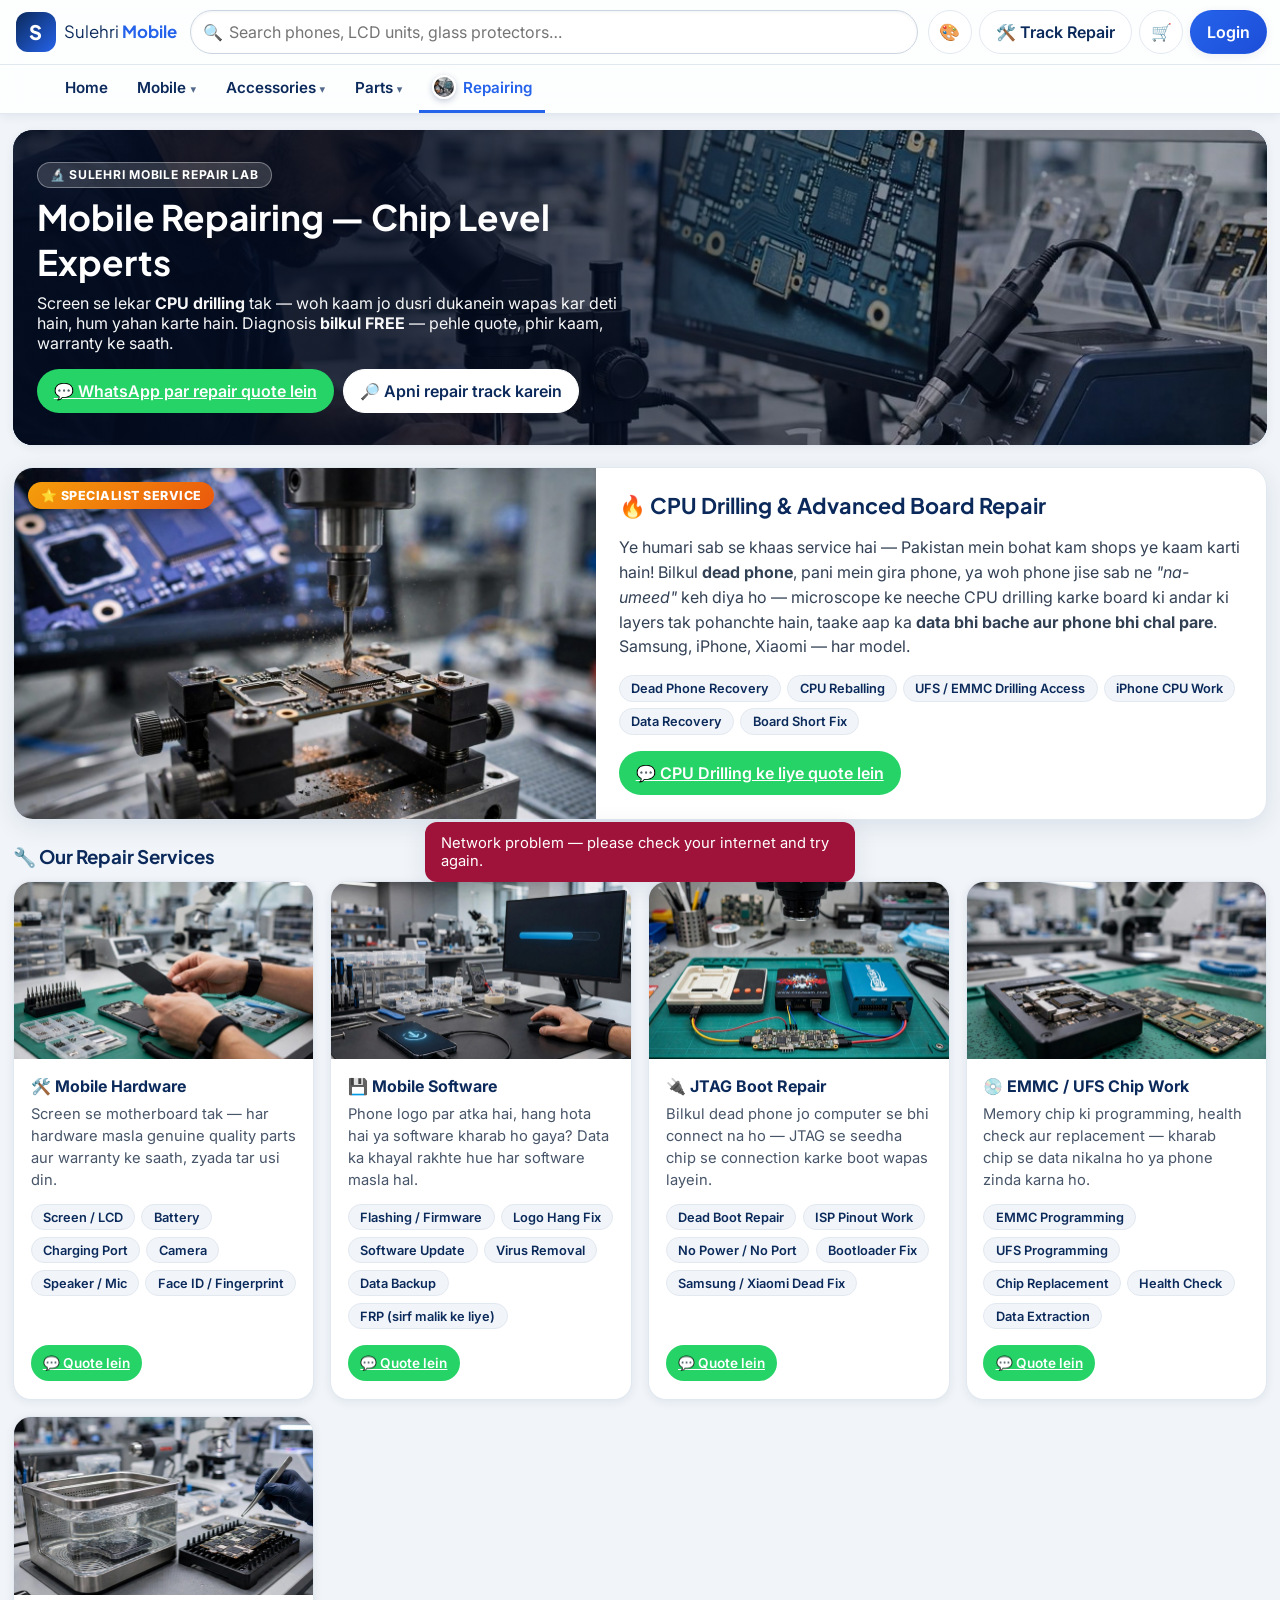
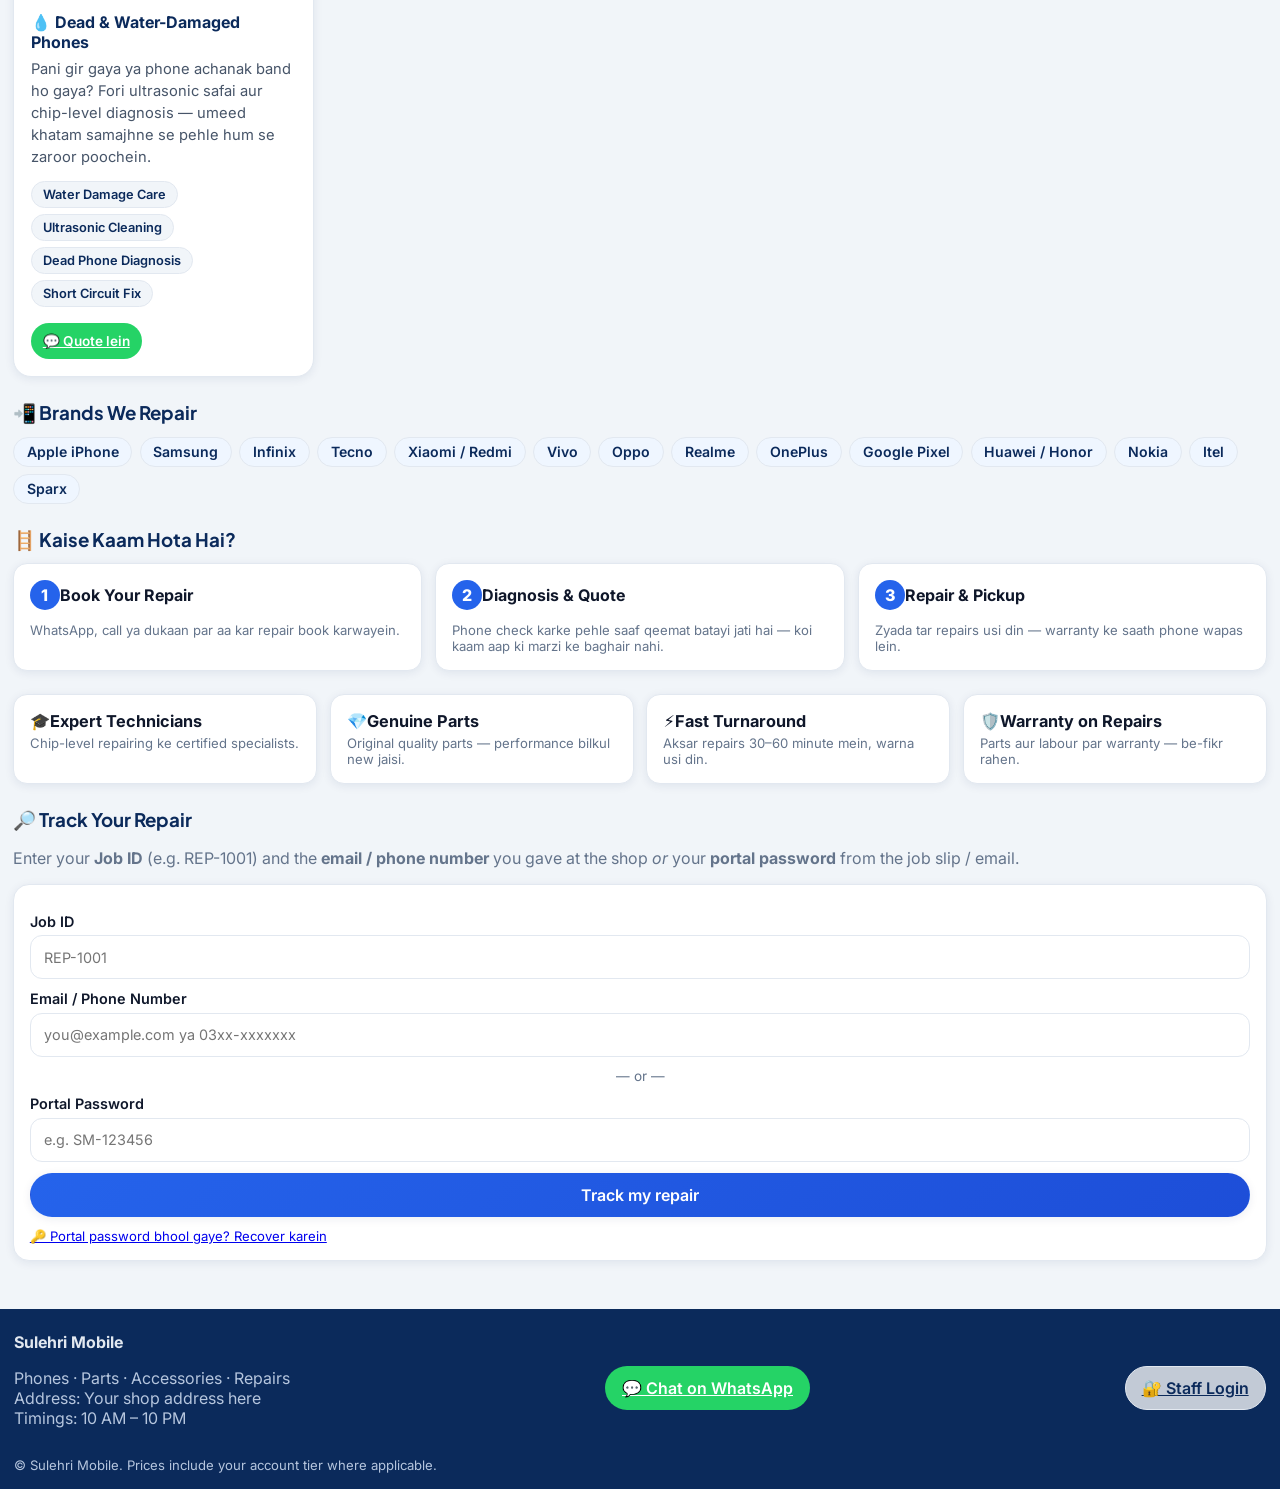
<file: repairing.html>
<!DOCTYPE html>
<html lang="en">
<head>
<meta charset="UTF-8">
<meta name="viewport" content="width=device-width, initial-scale=1.0, viewport-fit=cover">
<title>Mobile Repairing — Sulehri Mobile</title>
<meta name="description" content="Sulehri Mobile — mobile phones, LCD units, parts, accessories and repair services at honest prices.">
<meta name="theme-color" content="#0B2A5B">
<link rel="manifest" href="manifest.json">
<link rel="icon" href="icon-192.png" type="image/png">
<link rel="preconnect" href="https://fonts.googleapis.com">
<link rel="preconnect" href="https://fonts.gstatic.com" crossorigin>
<link href="https://fonts.googleapis.com/css2?family=Inter:wght@400;500;600;700&family=Plus+Jakarta+Sans:wght@600;700;800&display=swap" rel="stylesheet">
<link rel="stylesheet" href="styles.css">
<script>try { document.documentElement.dataset.theme = localStorage.getItem('sm_theme') || 'ocean'; } catch (e) { document.documentElement.dataset.theme = 'ocean'; }</script>
</head>
<body>

<!-- ================= HEADER ================= -->
<header class="site-header" id="siteHeader">
  <div class="header-inner">
    <button class="logo" id="logoBtn" type="button" aria-label="Sulehri Mobile — Home">
      <span class="logo-mark">S</span>
      <span class="logo-text">Sulehri <strong>Mobile</strong></span>
    </button>

    <div class="search-wrap">
      <span class="search-icon" aria-hidden="true">🔍</span>
      <input id="searchInput" type="search" autocomplete="off" enterkeyhint="search"
             placeholder="Search phones, LCD units, glass protectors…" aria-label="Search products">
      <div class="suggestions" id="searchSuggestions" hidden></div>
    </div>

    <div class="header-actions">
      <div class="theme-wrap">
        <button class="icon-btn" id="themeBtn" type="button" aria-label="Change theme">🎨</button>
        <div class="theme-pop" id="themePop" hidden>
          <strong>🎨 Apni Theme Chunein</strong>
          <button type="button" class="theme-opt" data-theme-set="ocean"><span class="theme-dot" style="background:linear-gradient(135deg,#0B2A5B,#2563EB)"></span>Ocean Blue</button>
          <button type="button" class="theme-opt" data-theme-set="emerald"><span class="theme-dot" style="background:linear-gradient(135deg,#064E3B,#059669)"></span>Emerald Green</button>
          <button type="button" class="theme-opt" data-theme-set="royal"><span class="theme-dot" style="background:linear-gradient(135deg,#3B0764,#7C3AED)"></span>Royal Purple</button>
          <button type="button" class="theme-opt" data-theme-set="sunset"><span class="theme-dot" style="background:linear-gradient(135deg,#7C2D12,#EA580C)"></span>Sunset Orange</button>
          <button type="button" class="theme-opt" data-theme-set="rose"><span class="theme-dot" style="background:linear-gradient(135deg,#500724,#DB2777)"></span>Rose Pink</button>
        </div>
      </div>
      <button class="btn btn-ghost header-track" id="trackBtnTop" type="button">🛠️ Track Repair</button>
      <button class="icon-btn" id="cartBtn" type="button" aria-label="Open cart">
        🛒 <span class="cart-badge" id="cartBadge" hidden>0</span>
      </button>
      <button class="btn btn-primary" id="loginBtn" type="button">
        <span id="accountBtnLabel">Login</span>
      </button>
    </div>
  </div>

  <!-- Main tab nav + mega menu -->
  <nav class="main-nav" id="mainNav" aria-label="Shop sections">
    <div class="main-nav-inner" id="mainNavInner">
      <button type="button" class="nav-tab" data-tab="home">Home</button>
      <button type="button" class="nav-tab has-menu" data-tab="phones" aria-haspopup="true" aria-expanded="false"><img class="tab-thumb" id="thumbMobile" alt="" hidden>Mobile <span class="nav-caret">▾</span></button>
      <button type="button" class="nav-tab has-menu" data-tab="accessories" aria-haspopup="true" aria-expanded="false"><img class="tab-thumb" id="thumbAccessories" alt="" hidden>Accessories <span class="nav-caret">▾</span></button>
      <button type="button" class="nav-tab has-menu" data-tab="parts" aria-haspopup="true" aria-expanded="false"><img class="tab-thumb" id="thumbParts" alt="" hidden>Parts <span class="nav-caret">▾</span></button>
      <button type="button" class="nav-tab active" data-tab="repair"><img class="tab-thumb" src="images/repair-hero.jpg" alt="">Repairing</button>
    </div>
    <div class="mega-panel" id="megaPanel" hidden></div>
  </nav>
</header>

<!-- Demo notice (only visible in DEMO mode) -->
<div class="demo-banner" id="demoBanner" hidden>
  🧪 <strong>DEMO MODE</strong> — sample data for design preview. Add your Web App URL in <code>app.js</code> to go live.
</div>

<!-- Monthly target bar (logged-in customers only) -->
<section class="target-bar" id="targetBar" hidden>
  <div class="target-inner">
    <div class="target-text">
      🎯 <strong id="targetTierName">Retail</strong> member —
      Spent <strong id="targetSpent">PKR 0</strong> of <strong id="targetTarget">PKR 0</strong>
      · <span id="targetRemaining"></span>
    </div>
    <div class="target-track"><div class="target-fill" id="targetFill"></div></div>
    <div class="target-pct" id="targetPercent">0%</div>
  </div>
</section>

<main id="mainContent">

  <!-- ================= VIEW: HOME ================= -->
  <section class="view" id="viewHome" hidden>
    <div class="hero-slider" id="heroSlider" hidden>
      <div class="hero-track" id="heroTrack"></div>
      <button type="button" class="hero-arrow hero-prev" id="heroPrev" aria-label="Previous">‹</button>
      <button type="button" class="hero-arrow hero-next" id="heroNext" aria-label="Next">›</button>
      <div class="hero-dots" id="heroDots"></div>
    </div>

    <div class="section-head reveal">
      <h2>🛍️ Shop by Category</h2>
    </div>
    <div class="home-cats reveal" id="homeCats"></div>

    <div id="showcaseWrap"></div>

    <div class="section-head">
      <h2>🛍️ Latest Products</h2>
      <button class="btn btn-ghost" id="btnShopAll" type="button">View all →</button>
    </div>
    <div class="product-grid" id="homeGrid"></div>
  </section>

  <!-- ================= VIEW: SHOP ================= -->
  <section class="view" id="viewShop" hidden>
    <div class="cat-hero" id="catHero" hidden>
      <div class="cat-hero-img" id="catHeroImg"></div>
      <div>
        <div class="cat-hero-crumb" id="catHeroCrumb"></div>
        <h2 id="catHeroTitle"></h2>
        <div class="cat-hero-count" id="catHeroCount"></div>
      </div>
    </div>
    <div class="shop-layout">

      <!-- Filters: sidebar (desktop) / drawer (mobile) -->
      <aside class="filters" id="filterDrawer" aria-label="Filters">
        <div class="filters-head">
          <h3>🎛️ Filters</h3>
          <button class="btn btn-ghost btn-sm" id="clearFiltersBtn" type="button">Clear all</button>
          <button class="icon-btn filters-close" id="closeFiltersBtn" type="button" aria-label="Close filters">✕</button>
        </div>

        <div class="filter-group">
          <h4>Category</h4>
          <div id="filterMainCats"></div>
        </div>
        <div class="filter-group">
          <h4>Sub-Category <span class="muted">(with counts)</span></h4>
          <div id="filterSubCats"></div>
        </div>
        <div class="filter-group">
          <h4>Brand</h4>
          <div id="filterBrands"></div>
        </div>
        <div class="filter-group" data-group="tech">
          <h4>RAM</h4>
          <div id="filterRams" class="chip-row"></div>
        </div>
        <div class="filter-group" data-group="tech">
          <h4>Storage</h4>
          <div id="filterStorages" class="chip-row"></div>
        </div>
        <div class="filter-group" data-group="tech">
          <h4>PTA Status</h4>
          <div id="filterPtas"></div>
        </div>
        <div class="filter-group" data-group="tech">
          <h4>Network</h4>
          <div id="filterNetworks"></div>
        </div>
        <div class="filter-group">
          <h4>Price Range (PKR)</h4>
          <div class="price-inputs">
            <input id="priceMin" type="number" min="0" placeholder="Min" inputmode="numeric">
            <span>—</span>
            <input id="priceMax" type="number" min="0" placeholder="Max" inputmode="numeric">
          </div>
          <div id="priceQuick" class="chip-row">
            <button type="button" class="chip" data-price="0-1000">Under 1,000</button>
            <button type="button" class="chip" data-price="1000-5000">1,000–5,000</button>
            <button type="button" class="chip" data-price="5000-20000">5,000–20,000</button>
            <button type="button" class="chip" data-price="20000-60000">20,000–60,000</button>
            <button type="button" class="chip" data-price="60000-">60,000+</button>
          </div>
        </div>
        <button class="btn btn-primary btn-block filters-apply" id="applyFiltersBtn" type="button">Show results</button>
      </aside>
      <div class="drawer-scrim" id="filterScrim" hidden></div>

      <div class="shop-main">
        <div class="shop-toolbar">
          <button class="btn btn-ghost" id="openFiltersBtn" type="button">🎛️ Filters</button>
          <span class="muted" id="resultCount"></span>
          <label class="sort-label">Sort
            <select id="sortSelect">
              <option value="featured">Featured</option>
              <option value="price-asc">Price: Low to High</option>
              <option value="price-desc">Price: High to Low</option>
              <option value="newest">Newest</option>
            </select>
          </label>
        </div>
        <div class="active-filter-chips" id="activeFilterChips"></div>
        <div class="product-grid" id="shopGrid"></div>
        <p class="empty-state" id="shopEmpty" hidden>😕 No products match these filters.<br>
          <button class="btn btn-ghost" id="emptyClearBtn" type="button">Clear filters</button></p>
      </div>
    </div>
  </section>

  <!-- ================= VIEW: REPAIRING ================= -->
  <section class="view" id="viewRepair">
    <div class="repair-hero reveal">
      <img class="repair-hero-bg" src="images/repair-hero.jpg" alt="Sulehri Mobile repair lab">
      <div class="repair-hero-shade"></div>
      <div class="repair-hero-content">
        <span class="hero-kicker">🔬 SULEHRI MOBILE REPAIR LAB</span>
        <h2>Mobile Repairing — Chip Level Experts</h2>
        <p>Screen se lekar <strong>CPU drilling</strong> tak — woh kaam jo dusri dukanein wapas kar deti hain, hum yahan karte hain.
          Diagnosis <strong>bilkul FREE</strong> — pehle quote, phir kaam, warranty ke saath.</p>
        <div class="repair-hero-btns">
          <a class="btn btn-whatsapp" id="repairWaBtn" href="#" target="_blank" rel="noopener">💬 WhatsApp par repair quote lein</a>
          <button class="btn btn-ghost" id="repairTrackBtn" type="button">🔎 Apni repair track karein</button>
        </div>
      </div>
    </div>

    <div class="featured-service reveal">
      <div class="featured-media">
        <img src="images/repair-cpu.jpg" alt="CPU drilling on a phone motherboard">
        <span class="featured-ribbon">⭐ SPECIALIST SERVICE</span>
      </div>
      <div class="featured-body">
        <h3>🔥 CPU Drilling &amp; Advanced Board Repair</h3>
        <p>Ye humari sab se khaas service hai — Pakistan mein bohat kam shops ye kaam karti hain!
          Bilkul <strong>dead phone</strong>, pani mein gira phone, ya woh phone jise sab ne <em>"na-umeed"</em> keh diya ho —
          microscope ke neeche CPU drilling karke board ki andar ki layers tak pohanchte hain,
          taake aap ka <strong>data bhi bache aur phone bhi chal pare</strong>. Samsung, iPhone, Xiaomi — har model.</p>
        <div class="svc-chips">
          <span>Dead Phone Recovery</span><span>CPU Reballing</span><span>UFS / EMMC Drilling Access</span>
          <span>iPhone CPU Work</span><span>Data Recovery</span><span>Board Short Fix</span>
        </div>
        <a class="btn btn-whatsapp" href="#" target="_blank" rel="noopener" data-wa-service="CPU Drilling / dead phone repair">💬 CPU Drilling ke liye quote lein</a>
      </div>
    </div>

    <h3 class="repair-h reveal">🔧 Our Repair Services</h3>
    <div class="svc2-grid">
      <article class="svc2-card reveal">
        <img src="images/repair-hardware.jpg" alt="Mobile hardware repair">
        <div class="svc2-body">
          <h4>🛠️ Mobile Hardware</h4>
          <p>Screen se motherboard tak — har hardware masla genuine quality parts aur warranty ke saath, zyada tar usi din.</p>
          <div class="svc-chips"><span>Screen / LCD</span><span>Battery</span><span>Charging Port</span><span>Camera</span><span>Speaker / Mic</span><span>Face ID / Fingerprint</span></div>
          <a class="btn btn-whatsapp btn-sm" href="#" target="_blank" rel="noopener" data-wa-service="Mobile Hardware repair">💬 Quote lein</a>
        </div>
      </article>
      <article class="svc2-card reveal">
        <img src="images/repair-software.jpg" alt="Mobile software flashing">
        <div class="svc2-body">
          <h4>💾 Mobile Software</h4>
          <p>Phone logo par atka hai, hang hota hai ya software kharab ho gaya? Data ka khayal rakhte hue har software masla hal.</p>
          <div class="svc-chips"><span>Flashing / Firmware</span><span>Logo Hang Fix</span><span>Software Update</span><span>Virus Removal</span><span>Data Backup</span><span>FRP (sirf malik ke liye)</span></div>
          <a class="btn btn-whatsapp btn-sm" href="#" target="_blank" rel="noopener" data-wa-service="Mobile Software repair">💬 Quote lein</a>
        </div>
      </article>
      <article class="svc2-card reveal">
        <img src="images/repair-jtag.jpg" alt="JTAG boot repair">
        <div class="svc2-body">
          <h4>🔌 JTAG Boot Repair</h4>
          <p>Bilkul dead phone jo computer se bhi connect na ho — JTAG se seedha chip se connection karke boot wapas layein.</p>
          <div class="svc-chips"><span>Dead Boot Repair</span><span>ISP Pinout Work</span><span>No Power / No Port</span><span>Bootloader Fix</span><span>Samsung / Xiaomi Dead Fix</span></div>
          <a class="btn btn-whatsapp btn-sm" href="#" target="_blank" rel="noopener" data-wa-service="JTAG boot repair">💬 Quote lein</a>
        </div>
      </article>
      <article class="svc2-card reveal">
        <img src="images/repair-emmc.jpg" alt="EMMC chip programming">
        <div class="svc2-body">
          <h4>💿 EMMC / UFS Chip Work</h4>
          <p>Memory chip ki programming, health check aur replacement — kharab chip se data nikalna ho ya phone zinda karna ho.</p>
          <div class="svc-chips"><span>EMMC Programming</span><span>UFS Programming</span><span>Chip Replacement</span><span>Health Check</span><span>Data Extraction</span></div>
          <a class="btn btn-whatsapp btn-sm" href="#" target="_blank" rel="noopener" data-wa-service="EMMC / UFS chip work">💬 Quote lein</a>
        </div>
      </article>
      <article class="svc2-card reveal">
        <img src="images/repair-care.jpg" alt="Dead and water damaged phone care">
        <div class="svc2-body">
          <h4>💧 Dead &amp; Water-Damaged Phones</h4>
          <p>Pani gir gaya ya phone achanak band ho gaya? Fori ultrasonic safai aur chip-level diagnosis — umeed khatam samajhne se pehle hum se zaroor poochein.</p>
          <div class="svc-chips"><span>Water Damage Care</span><span>Ultrasonic Cleaning</span><span>Dead Phone Diagnosis</span><span>Short Circuit Fix</span></div>
          <a class="btn btn-whatsapp btn-sm" href="#" target="_blank" rel="noopener" data-wa-service="Dead / water-damaged phone repair">💬 Quote lein</a>
        </div>
      </article>
    </div>

    <h3 class="repair-h reveal">📲 Brands We Repair</h3>
    <div class="brand-chips reveal">
      <span>Apple iPhone</span><span>Samsung</span><span>Infinix</span><span>Tecno</span><span>Xiaomi / Redmi</span>
      <span>Vivo</span><span>Oppo</span><span>Realme</span><span>OnePlus</span><span>Google Pixel</span>
      <span>Huawei / Honor</span><span>Nokia</span><span>Itel</span><span>Sparx</span>
    </div>

    <h3 class="repair-h reveal">🪜 Kaise Kaam Hota Hai?</h3>
    <div class="steps-row reveal">
      <div class="step-card"><span class="step-num">1</span><strong>Book Your Repair</strong><p class="muted small">WhatsApp, call ya dukaan par aa kar repair book karwayein.</p></div>
      <div class="step-card"><span class="step-num">2</span><strong>Diagnosis &amp; Quote</strong><p class="muted small">Phone check karke pehle saaf qeemat batayi jati hai — koi kaam aap ki marzi ke baghair nahi.</p></div>
      <div class="step-card"><span class="step-num">3</span><strong>Repair &amp; Pickup</strong><p class="muted small">Zyada tar repairs usi din — warranty ke saath phone wapas lein.</p></div>
    </div>

    <div class="why-grid reveal">
      <div class="why-card">🎓<strong>Expert Technicians</strong><p class="muted small">Chip-level repairing ke certified specialists.</p></div>
      <div class="why-card">💎<strong>Genuine Parts</strong><p class="muted small">Original quality parts — performance bilkul new jaisi.</p></div>
      <div class="why-card">⚡<strong>Fast Turnaround</strong><p class="muted small">Aksar repairs 30–60 minute mein, warna usi din.</p></div>
      <div class="why-card">🛡️<strong>Warranty on Repairs</strong><p class="muted small">Parts aur labour par warranty — be-fikr rahen.</p></div>
    </div>

    <div class="narrow" id="trackAnchor">
      <h3 class="repair-h">🔎 Track Your Repair</h3>
      <p class="muted">Enter your <strong>Job ID</strong> (e.g. REP-1001) and the <strong>email / phone number</strong> you gave at the shop
        <em>or</em> your <strong>portal password</strong> from the job slip / email.</p>
      <form id="trackForm" class="card-form">
        <label>Job ID <input id="trJobId" required placeholder="REP-1001" autocomplete="off"></label>
        <label>Email / Phone Number <input id="trEmail" type="text" placeholder="you@example.com ya 03xx-xxxxxxx" autocomplete="username"></label>
        <div class="or-divider">— or —</div>
        <label>Portal Password <input id="trPass" placeholder="e.g. SM-123456" autocomplete="off"></label>
        <p class="form-error" id="trError" hidden></p>
        <button class="btn btn-primary btn-block" id="trBtn" type="submit">Track my repair</button>
        <p class="small muted" style="margin:.7rem 0 0">
          <a href="#" id="trForgotLink">🔑 Portal password bhool gaye? Recover karein</a>
        </p>
      </form>
      <form id="recoverForm" class="card-form" hidden style="margin-top:1rem">
        <h3 style="margin-top:0">🔑 Forgot Portal Password</h3>
        <p class="muted small">Apna <strong>Job ID</strong> aur wahi <strong>email ya phone number</strong> likhein jo dukaan par diya tha —
          aap ka portal password aap ki <strong>email par bhej</strong> diya jayega.</p>
        <label>Job ID <input id="rcJobId" placeholder="REP-1001" autocomplete="off"></label>
        <label>Email / Phone Number <input id="rcId" type="text" placeholder="you@example.com ya 03xx-xxxxxxx" autocomplete="username"></label>
        <p class="form-error" id="rcError" hidden></p>
        <p class="success-text" id="rcOk" hidden></p>
        <button class="btn btn-primary btn-block" id="rcBtn" type="submit">📧 Password email par bhejein</button>
      </form>
      <div id="trResult" hidden>
        <div class="step-tracker" id="trSteps"></div>
        <div class="track-meta" id="trMeta"></div>
      </div>
    </div>
  </section>

  <!-- ================= VIEW: ACCOUNT ================= -->
  <section class="view narrow" id="viewAccount" hidden>
    <h2>👤 My Account</h2>
    <div id="accLoginPrompt" hidden>
      <p class="muted">Please log in to see your profile, tier progress and orders.</p>
      <button class="btn btn-primary" id="accLoginBtn" type="button">Login / Register</button>
    </div>
    <div id="accContent" hidden>
      <div class="account-card">
        <img class="account-photo" id="accPhoto" alt="" hidden>
        <div>
          <h3 id="accName"></h3>
          <p class="muted" id="accEmail"></p>
          <p class="muted" id="accPhone"></p>
          <span class="tier-pill" id="accTier"></span>
        </div>
        <button class="btn btn-ghost" id="logoutBtn" type="button">Logout</button>
      </div>
      <div class="target-track big"><div class="target-fill" id="accTargetFill"></div></div>
      <p class="muted" id="accTargetText"></p>

      <h3>🧾 My Orders</h3>
      <div id="accOrders"></div>
    </div>
  </section>
</main>

<!-- ================= FOOTER ================= -->
<footer class="site-footer">
  <div class="footer-inner">
    <div>
      <strong>Sulehri Mobile</strong>
      <p class="muted">Phones · Parts · Accessories · Repairs<br>Address: Your shop address here<br>Timings: 10 AM – 10 PM</p>
    </div>
    <a class="btn btn-whatsapp" id="waLink" href="#" target="_blank" rel="noopener">💬 Chat on WhatsApp</a>
    <a class="btn btn-ghost" href="admin/admin.html">🔐 Staff Login</a>
  </div>
  <p class="muted small">© Sulehri Mobile. Prices include your account tier where applicable.</p>
</footer>

<!-- ================= BOTTOM NAV (mobile) ================= -->
<nav class="bottom-nav" aria-label="Main">
  <button type="button" data-nav="home" class="nav-item active"><span>🏠</span>Home</button>
  <button type="button" data-nav="categories" class="nav-item"><span>🗂️</span>Categories</button>
  <button type="button" data-nav="search" class="nav-item"><span>🔍</span>Search</button>
  <button type="button" data-nav="cart" class="nav-item"><span>🛒</span>Cart<b class="nav-badge" id="navCartBadge" hidden>0</b></button>
  <button type="button" data-nav="account" class="nav-item"><span>👤</span>Account</button>
</nav>

<!-- ================= QUICK VIEW MODAL ================= -->
<div class="modal" id="quickViewModal" hidden>
  <div class="modal-card">
    <button class="icon-btn modal-close" id="qvClose" type="button" aria-label="Close">✕</button>
    <div class="qv-media">
      <div class="qv-frame"><img id="qvImg" alt=""></div>
      <div class="qv-thumbs" id="qvThumbs"></div>
    </div>
    <div class="qv-body">
      <span class="brand-tag" id="qvBrand"></span>
      <h3 id="qvTitle"></h3>
      <div class="spec-pills" id="qvSpecs"></div>
      <p class="qv-warranty" id="qvWarranty"></p>
      <p class="qv-stock" id="qvStock"></p>
      <div class="price-row">
        <span class="price" id="qvPrice"></span>
        <span class="compare-price" id="qvCompare"></span>
        <span class="discount-pill" id="qvDiscount" hidden></span>
      </div>
      <div class="qv-actions">
        <div class="qty-stepper">
          <button type="button" id="qvQtyMinus" aria-label="Decrease quantity">−</button>
          <span id="qvQty">1</span>
          <button type="button" id="qvQtyPlus" aria-label="Increase quantity">+</button>
        </div>
        <button class="btn btn-primary grow" id="qvAddBtn" type="button">🛒 Add to Cart</button>
      </div>
    </div>
  </div>
</div>

<!-- ================= CART DRAWER ================= -->
<div class="drawer-scrim" id="cartScrim" hidden></div>
<aside class="cart-drawer" id="cartDrawer" hidden aria-label="Cart">
  <div class="cart-head">
    <h3>🛒 Your Cart</h3>
    <button class="icon-btn" id="closeCartBtn" type="button" aria-label="Close cart">✕</button>
  </div>
  <div class="cart-items" id="cartItems"></div>
  <div class="cart-foot">
    <div class="cart-total">Subtotal <strong id="cartSubtotal">PKR 0</strong></div>
    <button class="btn btn-primary btn-block" id="checkoutBtn" type="button">Checkout →</button>
  </div>
</aside>

<!-- ================= CHECKOUT MODAL ================= -->
<div class="modal" id="checkoutModal" hidden>
  <div class="modal-card small-card">
    <button class="icon-btn modal-close" id="coClose" type="button" aria-label="Close">✕</button>
    <h3>✅ Checkout</h3>
    <div id="coFormWrap">
      <p class="muted" id="coCustomer"></p>
      <div class="co-lines" id="coLines"></div>
      <div class="cart-total">Total <strong id="coTotal">PKR 0</strong></div>
      <label>Payment Method
        <select id="coPayment">
          <option>Cash</option>
          <option>Bank</option>
          <option>EasyPaisa-JazzCash</option>
          <option>Credit</option>
        </select>
      </label>
      <label>Notes (optional)
        <input id="coNotes" placeholder="Delivery address / any note">
      </label>
      <p class="form-error" id="coError" hidden></p>
      <button class="btn btn-primary btn-block" id="coSubmit" type="button">Place Order</button>
    </div>
    <div id="coSuccess" hidden>
      <p class="success-big">🎉 Order placed!</p>
      <p>Your Order ID is <strong id="coOrderId"></strong>.<br>We will contact you to confirm. You can see it in <strong>My Account → My Orders</strong>.</p>
      <button class="btn btn-primary btn-block" id="coDoneBtn" type="button">Done</button>
    </div>
  </div>
</div>

<!-- ================= AUTH MODAL ================= -->
<div class="modal" id="authModal" hidden>
  <div class="modal-card small-card">
    <button class="icon-btn modal-close" id="authClose" type="button" aria-label="Close">✕</button>
    <div class="auth-tabs">
      <button type="button" id="tabLogin" class="auth-tab active">Login</button>
      <button type="button" id="tabRegister" class="auth-tab">Register</button>
    </div>

    <form id="loginForm">
      <label>Email <input id="liEmail" type="email" required autocomplete="email" placeholder="you@example.com"></label>
      <label>Password <input id="liPassword" type="password" required autocomplete="current-password" placeholder="••••••••"></label>
      <p class="form-error" id="liError" hidden></p>
      <button class="btn btn-primary btn-block" type="submit">Login</button>
      <p class="muted small" id="demoHint" hidden>Demo account: <code>demo@sulehri.pk</code> / <code>demo123</code> (any password also works in demo).</p>
    </form>

    <form id="registerForm" hidden>
      <label>Full Name <input id="rgName" required autocomplete="name" placeholder="Your name"></label>
      <label>Email <input id="rgEmail" type="email" required autocomplete="email" placeholder="you@example.com"></label>
      <label>Password (min 6 characters) <input id="rgPassword" type="password" required minlength="6" autocomplete="new-password"></label>
      <label>Phone <input id="rgPhone" required autocomplete="tel" placeholder="03xx-xxxxxxx"></label>
      <label>Reference (who referred you?) <input id="rgReference" placeholder="Optional"></label>
      <label>Profile Photo (optional) <input id="rgPhoto" type="file" accept="image/*"></label>
      <p class="form-error" id="rgError" hidden></p>
      <button class="btn btn-primary btn-block" type="submit">Create Account</button>
    </form>
  </div>
</div>

<div class="toast-wrap" id="toastWrap" aria-live="polite"></div>

<script>window.SM_PAGE = { type: 'repair' };</script>
<script src="app.js"></script>
</body>
</html>
</file>
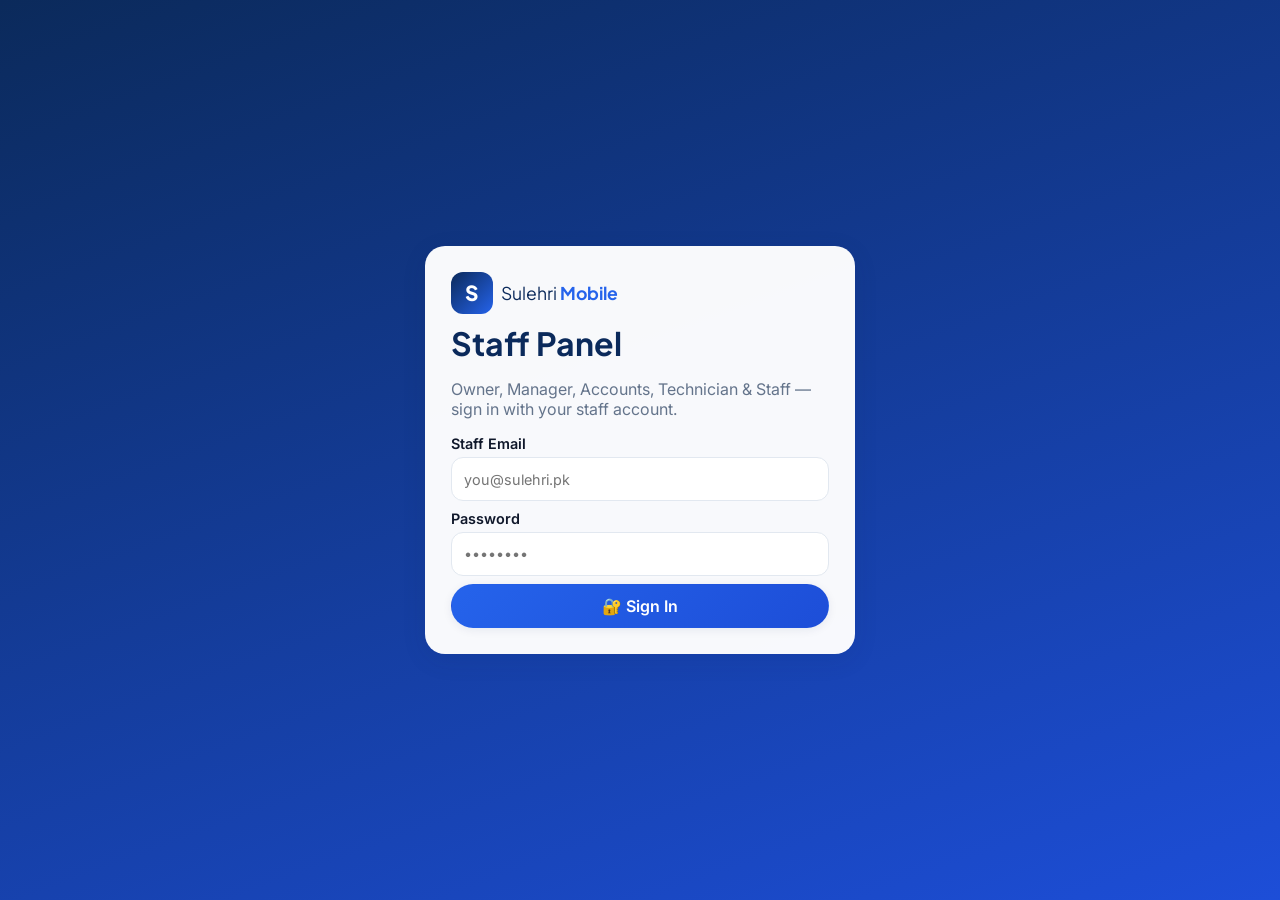
<file: admin/admin.html>
<!DOCTYPE html>
<html lang="en">
<head>
<meta charset="UTF-8">
<meta name="viewport" content="width=device-width, initial-scale=1.0, viewport-fit=cover">
<title>Sulehri Mobile — Admin, POS &amp; Technician Panel</title>
<meta name="description" content="Staff panel for Sulehri Mobile: POS billing, inventory, repairs, ledger, expenses and P&L. Staff only.">
<meta name="theme-color" content="#0B2A5B">
<link rel="preconnect" href="https://fonts.googleapis.com">
<link rel="preconnect" href="https://fonts.gstatic.com" crossorigin>
<link href="https://fonts.googleapis.com/css2?family=Inter:wght@400;500;600;700&family=Plus+Jakarta+Sans:wght@600;700;800&display=swap" rel="stylesheet">
<link rel="stylesheet" href="admin.css">
</head>
<body>

<!-- ======================= STAFF LOGIN ======================= -->
<div id="loginView" class="login-wrap">
  <form id="loginForm" class="login-card">
    <div class="logo-row">
      <span class="logo-mark">S</span>
      <span class="logo-text">Sulehri <strong>Mobile</strong></span>
    </div>
    <h1>Staff Panel</h1>
    <p class="muted">Owner, Manager, Accounts, Technician &amp; Staff — sign in with your staff account.</p>
    <div id="demoBadgeLogin" class="demo-badge" hidden>DEMO MODE — sample data, nothing is saved to Google Sheets</div>
    <label>Staff Email
      <input id="loginEmail" type="email" autocomplete="username" required placeholder="you@sulehri.pk">
    </label>
    <label>Password
      <input id="loginPassword" type="password" autocomplete="current-password" required placeholder="••••••••">
    </label>
    <p id="loginError" class="form-error" hidden></p>
    <button class="btn btn-primary btn-block" type="submit">🔐 Sign In</button>
    <p id="demoLoginHint" class="small muted" hidden>
      Demo logins (password <b>demo123</b> for all):<br>
      👑 <b>owner@sulehri.pk</b> — Owner (sees everything)<br>
      🔧 <b>tech@sulehri.pk</b> — Technician (sees Repairs only)<br>
      🧑‍💼 <b>manager@sulehri.pk</b> — Manager &nbsp;•&nbsp; 📒 <b>accounts@sulehri.pk</b> — Account Manager
    </p>
  </form>
</div>

<!-- ======================= PANEL SHELL ======================= -->
<div id="panelView" class="shell" hidden>
  <aside id="sidebar" class="sidebar">
    <div class="logo-row side-logo">
      <span class="logo-mark">S</span>
      <span class="logo-text">Sulehri <strong>Mobile</strong></span>
    </div>
    <div id="demoBadgeSide" class="demo-badge" hidden>DEMO MODE</div>
    <nav id="navList" class="nav-list" aria-label="Panel modules"></nav>
    <div class="side-user">
      <div class="user-chip">
        <span class="user-avatar" id="userAvatar">?</span>
        <span class="user-meta">
          <span id="userChipName">—</span>
          <span id="userChipRole" class="role-pill">—</span>
        </span>
      </div>
      <button id="logoutBtn" class="btn btn-ghost btn-block" type="button">🚪 Logout</button>
    </div>
  </aside>
  <div id="sidebarBackdrop" class="sidebar-backdrop" hidden></div>

  <div class="main-col">
    <header class="topbar">
      <button id="menuBtn" class="icon-btn" type="button" aria-label="Open menu">☰</button>
      <h2 id="topbarTitle">Dashboard</h2>
      <span class="grow"></span>
      <span id="writeStatus" class="write-status saved">Saved ✓</span>
    </header>

    <main id="mainContent" class="main-content">

      <!-- ============ DASHBOARD ============ -->
      <section id="mod-dashboard" class="module">
        <div class="module-head">
          <p class="muted">Today &amp; this month at a glance. Money numbers come from the backend P&amp;L — Cost and profit are staff-only and never shown to customers.</p>
          <button id="dashRefresh" class="btn btn-ghost" type="button">↻ Refresh</button>
        </div>
        <div id="dashCards" class="cards-grid"></div>
        <div id="dashCharts" class="charts-grid"></div>
        <h3>⚠️ Low Stock — order soon</h3>
        <div id="dashLowStock" class="table-wrap"></div>
      </section>

      <!-- ============ POS BILLING ============ -->
      <section id="mod-pos" class="module" hidden>
        <p class="muted">Counter billing. Keep the scan box selected: a USB barcode / QR scanner types the code and presses Enter — the exact Product ID / IMEI is added instantly. Prices follow the selected customer's tier.</p>
        <div class="pos-grid">
          <div class="card">
            <label>📷 Scan or search product (Product ID, IMEI, brand, model)
              <input id="posScan" type="text" autocomplete="off" placeholder="Scan barcode / type to search, then Enter">
            </label>
            <div class="btn-row">
              <button id="posCameraBtn" class="btn btn-ghost" type="button">📷 Camera Scan</button>
              <span id="posCameraMsg" class="small muted"></span>
            </div>
            <div id="posCameraWrap" hidden>
              <video id="posVideo" playsinline muted></video>
              <button id="posCameraStop" class="btn btn-ghost btn-sm" type="button">Stop Camera</button>
            </div>
            <div id="posSearchResults" class="search-results"></div>
            <h3>Bill</h3>
            <div id="posLines" class="pos-lines"></div>
            <div class="pos-total-row">Total <strong id="posTotal">PKR 0</strong></div>
          </div>
          <div class="card">
            <label>Customer
              <select id="posCustomerSel"></select>
            </label>
            <p id="posCustomerInfo" class="small muted"></p>
            <div id="posGuestFields">
              <div class="two-col">
                <label>Guest Name (optional)
                  <input id="posGuestName" type="text" placeholder="e.g. Ahmed Raza">
                </label>
                <label>Guest Phone (optional)
                  <input id="posGuestPhone" type="tel" placeholder="03xx-xxxxxxx">
                </label>
              </div>
              <p class="small muted">📇 Phone likhne se ye shakhs <b>Customers</b> mein auto-save ho jayega.</p>
            </div>
            <label>Payment Method
              <select id="posPayment"></select>
            </label>
            <label id="posDueDateWrap" hidden>Payment Due Date (for Credit)
              <input id="posDueDate" type="date">
            </label>
            <label>Notes
              <input id="posNotes" type="text" placeholder="Optional note on the bill">
            </label>
            <p id="posError" class="form-error" hidden></p>
            <button id="posCheckoutBtn" class="btn btn-primary btn-block" type="button">🧾 Complete Sale</button>
            <div id="posSuccess" class="success-box" hidden></div>
          </div>
        </div>
      </section>

      <!-- ============ INVENTORY ============ -->
      <section id="mod-inventory" class="module" hidden>
        <div class="module-head">
          <div class="filters-row">
            <input id="invSearch" type="search" placeholder="Search ID, brand, model, IMEI…" aria-label="Search products">
            <select id="invCategory" aria-label="Filter by category"></select>
            <label class="check-inline"><input id="invLowOnly" type="checkbox"> Low stock only</label>
          </div>
          <button id="invAddBtn" class="btn btn-primary" type="button">➕ Add Product</button>
        </div>
        <div id="invTableWrap" class="table-wrap"></div>
      </section>

      <!-- ============ PURCHASES ============ -->
      <section id="mod-purchases" class="module" hidden>
        <div class="pos-grid">
          <div class="card">
            <h3>📥 New Purchase (Stock-In)</h3>
            <label>Supplier Name <input id="purSupplierName" type="text" placeholder="e.g. Karachi Mobile Wholesale"></label>
            <label>Supplier Phone <input id="purSupplierPhone" type="tel" placeholder="03xx-xxxxxxx"></label>
            <h4>Items</h4>
            <div id="purItems"></div>
            <button id="purAddItemBtn" class="btn btn-ghost btn-sm" type="button">➕ Add Item Row</button>
            <div class="pos-total-row">Total Bill <strong id="purTotal">PKR 0</strong></div>
            <label>Amount Paid Now <input id="purAmountPaid" type="number" min="0" step="any" value="0"></label>
            <label>Payment Mode <select id="purPaymentMode"></select></label>
            <label>Notes <input id="purNotes" type="text" placeholder="Optional"></label>
            <p id="purError" class="form-error" hidden></p>
            <button id="purSubmit" class="btn btn-primary btn-block" type="button">Save Purchase</button>
            <p id="purSuccess" class="success-text" hidden></p>
          </div>
          <div class="card">
            <h3>💸 Pay a Supplier</h3>
            <label>Supplier Name <input id="supPayName" type="text" placeholder="Must match the purchase name"></label>
            <label>Supplier Phone <input id="supPayPhone" type="tel" placeholder="Used as the ledger key when given"></label>
            <label>Amount <input id="supPayAmount" type="number" min="0" step="any"></label>
            <label>Payment Mode <select id="supPayMode"></select></label>
            <button id="supPayBtn" class="btn btn-primary btn-block" type="button">Record Supplier Payment</button>
            <p id="supPayMsg" class="success-text" hidden></p>
          </div>
        </div>
      </section>

      <!-- ============ ORDERS ============ -->
      <section id="mod-orders" class="module" hidden>
        <div class="module-head">
          <div class="filters-row">
            <label class="inline-label">Status
              <select id="ordStatusFilter"></select>
            </label>
          </div>
          <button id="ordRefresh" class="btn btn-ghost" type="button">↻ Refresh</button>
        </div>
        <div id="ordTableWrap" class="table-wrap"></div>
      </section>

      <!-- ============ RETURNS / RMA ============ -->
      <section id="mod-returns" class="module" hidden>
        <div class="pos-grid">
          <div class="card">
            <h3>↩️ Process a Return</h3>
            <label>Original Order ID <input id="retOrderId" type="text" placeholder="ORD-1001"></label>
            <label>Customer <select id="retCustomerSel"></select></label>
            <label>Product <select id="retProductSel"></select></label>
            <label>IMEI / Serial <input id="retImei" type="text" placeholder="Optional — defaults to the product IMEI"></label>
            <label>Reason <input id="retReason" type="text" placeholder="Why was it returned?"></label>
            <div class="two-col">
              <label>Action Taken <select id="retAction"></select></label>
              <label>Stock Condition <select id="retCondition"></select></label>
            </div>
            <div class="two-col">
              <label>Quantity <input id="retQty" type="number" min="1" value="1"></label>
              <label>Refund Amount (PKR) <input id="retRefund" type="number" min="0" step="any" value="0"></label>
            </div>
            <button id="retSubmit" class="btn btn-primary btn-block" type="button">Process Return</button>
            <p id="retMsg" class="success-text" hidden></p>
          </div>
          <div class="card">
            <h3>Returns History</h3>
            <div id="retTableWrap" class="table-wrap"></div>
          </div>
        </div>
      </section>

      <!-- ============ REPAIRS ============ -->
      <section id="mod-repairs" class="module" hidden>
        <div class="module-head">
          <div class="filters-row">
            <input id="repSearch" type="search" placeholder="Search Job ID, name, phone, device…" aria-label="Search repairs">
            <select id="repStageFilter" aria-label="Filter by stage"></select>
          </div>
          <button id="repNewBtn" class="btn btn-primary" type="button">➕ New Repair Job</button>
        </div>
        <div id="repCreateWrap" class="card" hidden>
          <h3>🔧 New Repair Job</h3>
          <div class="two-col">
            <label>Customer Name <input id="rc_Name" type="text"></label>
            <label>Customer Phone <input id="rc_Phone" type="tel"></label>
          </div>
          <div class="two-col">
            <label>Customer Email <input id="rc_Email" type="email" placeholder="For status emails + tracking"></label>
            <label>Device (Brand + Model) <input id="rc_Device" type="text"></label>
          </div>
          <div class="two-col">
            <label>IMEI / Serial <input id="rc_Imei" type="text"></label>
            <label>Repair Type <select id="rc_Type"></select></label>
          </div>
          <label>Reported Issue <input id="rc_Issue" type="text"></label>
          <div class="two-col">
            <label>Service Charges (PKR) <input id="rc_ServiceCharges" type="number" min="0" step="any" value="0"></label>
            <label>Advance Paid (PKR) <input id="rc_Advance" type="number" min="0" step="any" value="0"></label>
          </div>
          <div class="two-col">
            <label>Assigned Technician <input id="rc_Technician" type="text" placeholder="Staff name"></label>
            <label>Internal Notes <input id="rc_Notes" type="text" placeholder="Staff only — never shown to the customer"></label>
          </div>
          <button id="rcSubmit" class="btn btn-primary" type="button">Create Job &amp; Email Customer</button>
          <p id="rcMsg" class="success-text" hidden></p>
        </div>
        <div id="repTableWrap" class="table-wrap"></div>
      </section>

      <!-- ============ CUSTOMERS ============ -->
      <section id="mod-customers" class="module" hidden>
        <div class="module-head">
          <input id="cusSearch" type="search" placeholder="Search name, phone, email…" aria-label="Search customers">
          <button id="cusAddBtn" class="btn btn-primary" type="button">➕ Add Customer</button>
        </div>
        <div id="cusTableWrap" class="table-wrap"></div>
      </section>

      <!-- ============ LEDGER ============ -->
      <section id="mod-ledger" class="module" hidden>
        <div class="pos-grid">
          <div class="card">
            <h3>📒 Khata — Party Ledger</h3>
            <label>Party Type <select id="ledPartyType"></select></label>
            <label>Party <select id="ledPartySel"></select></label>
            <button id="ledLoadBtn" class="btn btn-ghost btn-block" type="button">Load Ledger</button>
            <p class="pos-total-row">Current Balance Owed <strong id="ledBalance">—</strong></p>
            <button id="ledWaBtn" class="btn btn-whatsapp btn-block" type="button" hidden>📱 WhatsApp Payment Reminder</button>
          </div>
          <div class="card">
            <h3>➕ Add Entry / Record Payment</h3>
            <div class="two-col">
              <label>Type <select id="ledType"></select></label>
              <label>Payment Mode <select id="ledMode"></select></label>
            </div>
            <div class="two-col">
              <label>Amount (PKR) <input id="ledAmount" type="number" min="0" step="any"></label>
              <label>Due Date <input id="ledDue" type="date"></label>
            </div>
            <label>Reference Note <input id="ledNote" type="text" placeholder="e.g. Payment received — thank you"></label>
            <button id="ledAddBtn" class="btn btn-primary btn-block" type="button">Save Entry</button>
            <p id="ledMsg" class="success-text" hidden></p>
          </div>
        </div>
        <div id="ledTableWrap" class="table-wrap"></div>
      </section>

      <!-- ============ EXPENSES ============ -->
      <section id="mod-expenses" class="module" hidden>
        <div class="pos-grid">
          <div class="card">
            <h3>🧾 Add Expense</h3>
            <div class="two-col">
              <label>Category <select id="expCategory"></select></label>
              <label>Date <input id="expDate" type="date"></label>
            </div>
            <label>Description <input id="expDesc" type="text" placeholder="e.g. Shop electricity bill"></label>
            <div class="two-col">
              <label>Amount (PKR) <input id="expAmount" type="number" min="0" step="any"></label>
              <label>Payment Mode <select id="expMode"></select></label>
            </div>
            <button id="expAddBtn" class="btn btn-primary btn-block" type="button">Save Expense</button>
            <p id="expMsg" class="success-text" hidden></p>
          </div>
          <div class="card">
            <h3>This Month</h3>
            <p class="pos-total-row">Month Total <strong id="expMonthTotal">PKR 0</strong></p>
            <div id="expTableWrap" class="table-wrap"></div>
          </div>
        </div>
      </section>

      <!-- ============ P&L ============ -->
      <section id="mod-pnl" class="module" hidden>
        <div class="module-head">
          <p class="muted">Full Profit &amp; Loss detail. Net Profit = Order Profit + Repair Profit − Expenses. Credit sales are not counted as cash until paid.</p>
          <button id="pnlRefresh" class="btn btn-ghost" type="button">↻ Refresh</button>
        </div>
        <div id="pnlBody"></div>
      </section>

      <!-- ============ BANNERS ============ -->
      <section id="mod-banners" class="module" hidden>
        <div class="module-head">
          <p class="muted">Homepage posters. Note: the public list only returns <b>active</b> banners — a banner you switch off disappears from this list too (it still exists in the Banners sheet).</p>
          <button id="banAddBtn" class="btn btn-primary" type="button">➕ Add Banner</button>
        </div>
        <div id="banTableWrap" class="table-wrap"></div>
      </section>

      <!-- ============ WARRANTY CHECKLIST ============ -->
      <section id="mod-warranty" class="module" hidden>
        <div class="module-head">
          <p class="muted">Warranty products still <b>Pending</b> whose expiry is within 7 days (or passed). Check the item, then mark it Checked — it will not appear again.</p>
          <button id="warRefresh" class="btn btn-ghost" type="button">↻ Refresh</button>
        </div>
        <div id="warTableWrap" class="table-wrap"></div>
      </section>

      <!-- ============ SETTINGS & LAYOUT MANAGER ============ -->
      <section id="mod-settings" class="module" hidden>
        <p class="muted">No-code manager: add, rename, delete or reorder the dropdown values and homepage sections used by the whole system — no code editing needed. Changes save straight to the Settings sheet.</p>
        <p class="note-box">📌 <b>Table columns:</b> you can safely move, rename-free reorder, or resize columns inside Google Sheets — the backend finds every column <b>by its header name</b>, never by column letter, so reordering columns cannot break the system. (Please do not rename a header itself.)</p>
        <div class="settings-grid">
          <div id="setGroupList" class="group-list"></div>
          <div class="card">
            <h3 id="setGroupTitle">Choose a list</h3>
            <div id="setValuesWrap"></div>
          </div>
        </div>
      </section>

      <!-- ============ USERS & ROLES ============ -->
      <section id="mod-users" class="module" hidden>
        <div class="module-head">
          <p class="muted">Staff accounts (Owner only). Passwords are stored only as salted hashes and are never shown. Deleting a user is a soft delete — the account is deactivated, and the last active Owner can never be deactivated.</p>
          <button id="usrAddBtn" class="btn btn-primary" type="button">➕ Add Staff</button>
        </div>
        <div id="usrTableWrap" class="table-wrap"></div>
      </section>

    </main>
  </div>
</div>

<!-- ======================= REPAIR DETAIL DRAWER ======================= -->
<div id="repairDrawer" class="drawer" hidden>
  <div class="drawer-head">
    <h3 id="rdTitle">Repair Job</h3>
    <button id="rdClose" class="icon-btn" type="button" aria-label="Close">✕</button>
  </div>
  <div id="rdBody" class="drawer-body"></div>
</div>
<div id="drawerBackdrop" class="sidebar-backdrop" hidden></div>

<!-- ======================= PRODUCT MODAL ======================= -->
<div id="productModal" class="modal" hidden>
  <div class="modal-card modal-wide">
    <div class="modal-head"><h3 id="productModalTitle">Add Product</h3><button class="icon-btn" type="button" data-close="productModal">✕</button></div>
    <form id="productForm">
      <input id="pf_Product_ID" type="hidden">
      <div class="two-col">
        <label>Main Category <select id="pf_Main_Category"></select></label>
        <label>Sub Category <select id="pf_Sub_Category"></select></label>
      </div>
      <div class="two-col">
        <label>Brand <select id="pf_Brand"></select></label>
        <label>Model / Name <input id="pf_Model" type="text" required></label>
      </div>
      <div class="two-col">
        <label>RAM <select id="pf_RAM"></select></label>
        <label>Storage <select id="pf_Storage"></select></label>
      </div>
      <div class="two-col">
        <label>PTA Status <select id="pf_PTA_Status"></select></label>
        <label>Network Status <select id="pf_Network_Status"></select></label>
      </div>
      <label>IMEI / Serial <input id="pf_IMEI_Serial" type="text"></label>
      <div class="two-col">
        <label>Cost Price (PKR) <input id="pf_Cost_Price" type="number" min="0" step="any"></label>
        <label>Min Stock Alert <input id="pf_Min_Stock_Alert" type="number" min="0" value="2"></label>
      </div>
      <div class="two-col">
        <label>Stock Qty <input id="pf_Stock_Qty" type="number" min="0" value="0"></label>
        <label>Damaged Qty <input id="pf_Damaged_Qty" type="number" min="0" value="0"></label>
      </div>
      <div class="two-col">
        <label>Price — Guest <input id="pf_Price_Guest" type="number" min="0" step="any"></label>
        <label>Price — Retail <input id="pf_Price_Retail" type="number" min="0" step="any"></label>
      </div>
      <div class="two-col">
        <label>Price — Wholesale <input id="pf_Price_Wholesale" type="number" min="0" step="any"></label>
        <label>Price — Business <input id="pf_Price_Business" type="number" min="0" step="any"></label>
      </div>
      <div class="two-col">
        <label>Product Badge <select id="pf_Product_Badge"></select></label>
        <label>Added Date <input id="pf_Added_Date" type="date"></label>
      </div>
      <label>Image 1 URL <input id="pf_Image_1" type="url" placeholder="https://…"></label>
      <label>Image 2 URL <input id="pf_Image_2" type="url" placeholder="https://…"></label>
      <div class="two-col">
        <label class="check-inline"><input id="pf_Show_On_Website" type="checkbox" checked> Show on Website</label>
        <label class="check-inline"><input id="pf_Has_Warranty" type="checkbox"> Has Warranty</label>
      </div>
      <div class="two-col">
        <label>Warranty Days <input id="pf_Warranty_Days" type="number" min="0" value="30"></label>
        <label>Warranty Check Status <select id="pf_Check_Status"></select></label>
      </div>
      <p id="productError" class="form-error" hidden></p>
      <button class="btn btn-primary btn-block" type="submit">💾 Save Product</button>
    </form>
  </div>
</div>

<!-- ======================= CUSTOMER MODAL ======================= -->
<div id="customerModal" class="modal" hidden>
  <div class="modal-card">
    <div class="modal-head"><h3 id="customerModalTitle">Add Customer</h3><button class="icon-btn" type="button" data-close="customerModal">✕</button></div>
    <form id="customerForm">
      <input id="cf_Customer_ID" type="hidden">
      <label>Name <input id="cf_Name" type="text" required></label>
      <div class="two-col">
        <label>Phone <input id="cf_Phone" type="tel" required></label>
        <label>Email (optional) <input id="cf_Email" type="email" placeholder="Na ho to khaali chhor dein"></label>
      </div>
      <label>Set / Reset Password <input id="cf_Password" type="password" placeholder="Leave blank to keep the old password" autocomplete="new-password"></label>
      <div class="two-col">
        <label>Reference By <input id="cf_Reference_By" type="text"></label>
        <label>Photo Drive URL <input id="cf_Photo_Drive_URL" type="url" placeholder="https://…"></label>
      </div>
      <div class="photo-row">
        <img id="cf_PhotoPreview" class="cust-avatar-lg" alt="" hidden>
        <label class="photo-pick">📷 Customer ki photo lagayein
          <input id="cf_PhotoFile" type="file" accept="image/*">
        </label>
        <span class="small muted">Photo usi waqt profile mein lag jayegi aur Customers list mein nazar aayegi.</span>
      </div>
      <div class="two-col">
        <label>Price Tier <select id="cf_Price_Tier"></select></label>
        <label>Fallback Tier <select id="cf_Fallback_Tier"></select></label>
      </div>
      <div class="two-col">
        <label>Monthly Target (PKR) <input id="cf_Monthly_Target" type="number" min="0" step="any" value="0"></label>
        <label>Credit Limit (PKR) <input id="cf_Credit_Limit" type="number" min="0" step="any" value="0"></label>
      </div>
      <div class="two-col">
        <label>Payment Due Date <input id="cf_Payment_Due_Date" type="date"></label>
        <label>Status <select id="cf_Status"></select></label>
      </div>
      <p id="customerError" class="form-error" hidden></p>
      <button class="btn btn-primary btn-block" type="submit">💾 Save Customer</button>
    </form>
  </div>
</div>

<!-- ======================= BANNER MODAL ======================= -->
<div id="bannerModal" class="modal" hidden>
  <div class="modal-card">
    <div class="modal-head"><h3 id="bannerModalTitle">Add Banner</h3><button class="icon-btn" type="button" data-close="bannerModal">✕</button></div>
    <form id="bannerForm">
      <input id="bf_Banner_ID" type="hidden">
      <label>Section Title <input id="bf_Section_Title" type="text" required placeholder="e.g. Mobile Phones"></label>
      <label>Target Category <select id="bf_Target_Category"></select></label>
      <label>Poster Image URL <input id="bf_Poster_Image_URL" type="url" placeholder="https://…"></label>
      <label>Badge Text <input id="bf_Badge_Text" type="text" placeholder="e.g. UP TO 50% OFF"></label>
      <div class="two-col">
        <label>Display Order <input id="bf_Display_Order" type="number" min="0" value="1"></label>
        <label class="check-inline"><input id="bf_Active_Status" type="checkbox" checked> Active</label>
      </div>
      <p id="bannerError" class="form-error" hidden></p>
      <button class="btn btn-primary btn-block" type="submit">💾 Save Banner</button>
    </form>
  </div>
</div>

<!-- ======================= USER MODAL ======================= -->
<div id="userModal" class="modal" hidden>
  <div class="modal-card">
    <div class="modal-head"><h3 id="userModalTitle">Add Staff</h3><button class="icon-btn" type="button" data-close="userModal">✕</button></div>
    <form id="userForm">
      <input id="uf_Staff_ID" type="hidden">
      <label>Name <input id="uf_Name" type="text" required></label>
      <label>Email <input id="uf_Email" type="email" required></label>
      <label>Role <select id="uf_Role"></select></label>
      <label>Password <input id="uf_Password" type="password" autocomplete="new-password" placeholder="Required for new staff (min 8 characters)"></label>
      <label class="check-inline"><input id="uf_Active_Status" type="checkbox" checked> Active (can log in)</label>
      <p id="userError" class="form-error" hidden></p>
      <button class="btn btn-primary btn-block" type="submit">💾 Save Staff Account</button>
    </form>
  </div>
</div>

<!-- ======================= INVOICE MODAL ======================= -->
<div id="invoiceModal" class="modal" hidden>
  <div class="modal-card modal-wide">
    <div class="modal-head no-print"><h3>Invoice</h3>
      <span class="btn-row">
        <button id="invoicePrintBtn" class="btn btn-primary btn-sm" type="button">🖨️ Print</button>
        <button class="icon-btn" type="button" data-close="invoiceModal">✕</button>
      </span>
    </div>
    <div id="invoiceSheet" class="invoice-sheet"></div>
  </div>
</div>

<div id="toastWrap" class="toast-wrap" aria-live="polite"></div>

<script src="admin.js"></script>
</body>
</html>
</file>
<file: admin/admin.css>
/* ==========================================================================
   Sulehri Mobile — Admin / POS / Technician Panel styles (Phase 4)
   Same design family as the Phase 3 storefront (Deep Tech Navy #0B2A5B,
   Electric Blue, Emerald + Coral, Plus Jakarta Sans / Inter), tuned denser
   for data tables and counter work. Zero-build custom CSS — no CDN.
   ========================================================================== */
:root{
  --navy:#0B2A5B; --blue:#2563EB; --blue-dark:#1D4ED8;
  --ink:#0F172A; --slate:#64748B; --slate-bg:#F1F5F9; --line:#E2E8F0;
  --white:#FFFFFF; --emerald:#059669; --coral:#F43F5E; --amber:#D97706;
  --radius:14px; --shadow:0 6px 24px rgba(11,42,91,.10);
  --shadow-sm:0 2px 10px rgba(11,42,91,.08);
  --font-body:'Inter',system-ui,-apple-system,'Segoe UI',Roboto,sans-serif;
  --font-head:'Plus Jakarta Sans','Inter',system-ui,sans-serif;
  --sidebar-w:248px;
}
*{box-sizing:border-box}
[hidden]{display:none !important}
html{-webkit-text-size-adjust:100%}
body{margin:0;font-family:var(--font-body);color:var(--ink);background:var(--slate-bg);overflow-x:hidden}
h1,h2,h3,h4{font-family:var(--font-head);color:var(--navy);margin:.4rem 0}
button,input,select,textarea{font:inherit}
.muted{color:var(--slate)} .small{font-size:.82rem} .grow{flex:1}
.success-text{color:var(--emerald);font-weight:600}
.success-box{background:#ECFDF5;border:1px solid #A7F3D0;border-radius:12px;padding:.7rem .9rem;margin-top:.8rem}
.note-box{background:#FFFBEB;border:1px solid #FDE68A;border-radius:12px;padding:.7rem .9rem}
.form-error{color:var(--coral);font-weight:600;background:#FFF1F2;border:1px solid #FECDD3;padding:.5rem .7rem;border-radius:10px}
.demo-badge{background:#FEF3C7;border:1px solid var(--amber);color:#92400E;font-weight:700;
  font-size:.78rem;border-radius:999px;padding:.3rem .7rem;text-align:center;margin:.6rem 0}

/* ---------- Buttons / inputs ---------- */
.btn{
  min-height:44px;padding:.55rem 1rem;border-radius:999px;border:1px solid transparent;
  background:var(--white);color:var(--ink);font-weight:600;cursor:pointer;
  display:inline-flex;align-items:center;justify-content:center;gap:.4rem;
  transition:transform .15s ease,background .15s ease;text-decoration:none;
}
.btn:active{transform:scale(.97)}
.btn-primary{background:linear-gradient(135deg,var(--blue),var(--blue-dark));color:#fff;box-shadow:var(--shadow-sm)}
.btn-ghost{background:var(--white);border-color:var(--line);color:var(--navy)}
.btn-danger{background:#FFF1F2;border-color:#FECDD3;color:#BE123C}
.btn-whatsapp{background:#25D366;color:#fff}
.btn-block{width:100%}
.btn-sm{min-height:36px;padding:.3rem .7rem;font-size:.85rem;border-radius:10px}
.btn-row{display:inline-flex;gap:.5rem;flex-wrap:wrap;align-items:center}
.icon-btn{
  min-width:44px;min-height:44px;border-radius:50%;border:1px solid var(--line);
  background:var(--white);cursor:pointer;font-size:1.05rem;
  display:inline-flex;align-items:center;justify-content:center;
}
input,select,textarea{
  min-height:44px;padding:.55rem .8rem;border:1px solid var(--line);border-radius:12px;
  background:var(--white);width:100%;
}
input[type="checkbox"]{min-height:auto;width:20px;height:20px;accent-color:var(--blue)}
label{display:block;font-weight:600;font-size:.9rem;margin:.55rem 0}
label input,label select,label textarea{margin-top:.3rem;font-weight:400}
.check-inline{display:inline-flex;align-items:center;gap:.45rem;font-weight:600;cursor:pointer;min-height:44px}
.inline-label{display:inline-flex;align-items:center;gap:.5rem}
.inline-label select{width:auto}
.two-col{display:grid;grid-template-columns:1fr 1fr;gap:.4rem .8rem}
@media(max-width:560px){.two-col{grid-template-columns:1fr}}

/* ---------- Login ---------- */
.login-wrap{min-height:100dvh;display:grid;place-items:center;padding:1rem;
  background:linear-gradient(160deg,var(--navy),var(--blue-dark));}
.login-card{background:rgba(255,255,255,.97);border-radius:20px;box-shadow:var(--shadow);
  padding:1.6rem;width:min(430px,100%)}
.login-card h1{margin:.6rem 0 .2rem}
.logo-row{display:flex;align-items:center;gap:.55rem}
.logo-mark{width:42px;height:42px;border-radius:12px;display:grid;place-items:center;
  background:linear-gradient(135deg,var(--navy),var(--blue));color:#fff;
  font-family:var(--font-head);font-weight:800;font-size:1.3rem}
.logo-text{font-family:var(--font-head);font-size:1.1rem;color:var(--navy)}
.logo-text strong{color:var(--blue)}

/* ---------- Shell / sidebar ---------- */
.shell{display:flex;min-height:100dvh}
.sidebar{
  width:var(--sidebar-w);flex:0 0 var(--sidebar-w);background:var(--navy);color:#E2E8F0;
  display:flex;flex-direction:column;gap:.6rem;padding:1rem .8rem;position:sticky;top:0;height:100dvh;z-index:70;
}
.side-logo .logo-text{color:#fff}.side-logo .logo-text strong{color:#93C5FD}
.nav-list{display:flex;flex-direction:column;gap:.25rem;overflow-y:auto;flex:1}
.nav-item{
  min-height:44px;border:none;border-radius:12px;background:transparent;color:#E2E8F0;
  text-align:left;padding:.55rem .8rem;cursor:pointer;font-weight:600;font-size:.95rem;
  display:flex;align-items:center;gap:.55rem;width:100%;
}
.nav-item:hover{background:rgba(255,255,255,.10)}
.nav-item.active{background:var(--blue);color:#fff;box-shadow:var(--shadow-sm)}
.side-user{border-top:1px solid rgba(255,255,255,.18);padding-top:.7rem}
.user-chip{display:flex;align-items:center;gap:.6rem;margin-bottom:.6rem}
.user-avatar{width:40px;height:40px;border-radius:50%;background:var(--blue);color:#fff;
  display:grid;place-items:center;font-weight:800;font-family:var(--font-head)}
.user-meta{display:flex;flex-direction:column;gap:.15rem;min-width:0}
#userChipName{font-weight:700;color:#fff;white-space:nowrap;overflow:hidden;text-overflow:ellipsis}
.role-pill{background:rgba(255,255,255,.16);border-radius:999px;padding:.08rem .55rem;font-size:.72rem;font-weight:700;width:max-content}
.sidebar .btn-ghost{background:rgba(255,255,255,.10);border-color:rgba(255,255,255,.25);color:#fff}
.sidebar-backdrop{position:fixed;inset:0;background:rgba(15,23,42,.5);z-index:65}
.main-col{flex:1;min-width:0;display:flex;flex-direction:column}
.topbar{
  position:sticky;top:0;z-index:60;display:flex;align-items:center;gap:.6rem;
  background:rgba(255,255,255,.88);backdrop-filter:blur(14px);-webkit-backdrop-filter:blur(14px);
  border-bottom:1px solid var(--line);padding:.5rem .9rem;
}
.topbar h2{margin:0;font-size:1.15rem}
#menuBtn{display:none}
.main-content{padding:1rem;max-width:1360px;width:100%;margin:0 auto}
@media(max-width:900px){
  .sidebar{position:fixed;left:0;top:0;transform:translateX(-105%);transition:transform .25s ease}
  .sidebar.open{transform:none;box-shadow:var(--shadow)}
  #menuBtn{display:inline-flex}
  .main-content{padding:.7rem}
}

/* ---------- Write status pill ---------- */
.write-status{border-radius:999px;padding:.35rem .8rem;font-weight:700;font-size:.82rem;border:1px solid var(--line)}
.write-status.saving{background:#FFFBEB;border-color:#FDE68A;color:#92400E}
.write-status.saved{background:#ECFDF5;border-color:#A7F3D0;color:#065F46}
.write-status.error{background:#FFF1F2;border-color:#FECDD3;color:#BE123C}

/* ---------- Modules / cards / tables ---------- */
.module-head{display:flex;align-items:flex-start;justify-content:space-between;gap:.8rem;flex-wrap:wrap;margin-bottom:.8rem}
.module-head p{margin:.2rem 0;max-width:640px}
.filters-row{display:flex;gap:.6rem;flex-wrap:wrap;align-items:center}
.filters-row input[type="search"]{width:min(320px,100%)}
.filters-row select{width:auto}
.card{background:var(--white);border:1px solid var(--line);border-radius:var(--radius);
  box-shadow:var(--shadow-sm);padding:1rem;margin-bottom:1rem}
.cards-grid{display:grid;grid-template-columns:repeat(auto-fill,minmax(210px,1fr));gap:.8rem;margin-bottom:1rem}
.stat-card{background:var(--white);border:1px solid var(--line);border-radius:var(--radius);
  box-shadow:var(--shadow-sm);padding:.9rem 1rem}
.stat-card .stat-label{font-size:.8rem;font-weight:700;color:var(--slate);text-transform:uppercase;letter-spacing:.04em}
.stat-card .stat-value{font-family:var(--font-head);font-size:1.35rem;font-weight:800;color:var(--navy);margin-top:.2rem}
.stat-card.profit .stat-value{color:var(--emerald)}
.stat-card.warn .stat-value{color:var(--coral)}
.table-wrap{overflow-x:auto;background:var(--white);border:1px solid var(--line);
  border-radius:var(--radius);box-shadow:var(--shadow-sm);margin-bottom:1rem}
table{border-collapse:collapse;width:100%;font-size:.88rem}
th,td{padding:.5rem .6rem;border-bottom:1px solid var(--line);text-align:left;vertical-align:top;white-space:nowrap}
th{background:var(--slate-bg);font-family:var(--font-head);color:var(--navy);position:sticky;top:0}
td.wrap,th.wrap{white-space:normal;min-width:160px}
tr.low-stock td{background:#FFF7ED}
tr:hover td{background:#F8FAFC}
tr.low-stock:hover td{background:#FFEDD5}
.pill{display:inline-block;border-radius:999px;padding:.1rem .55rem;font-size:.74rem;font-weight:700;background:var(--slate-bg);color:var(--navy)}
.pill.green{background:#ECFDF5;color:#065F46}.pill.red{background:#FFF1F2;color:#BE123C}
.pill.amber{background:#FFFBEB;color:#92400E}.pill.blue{background:#EFF6FF;color:#1D4ED8}
.empty-msg{padding:1.2rem;text-align:center;color:var(--slate)}

/* ---------- POS ---------- */
.pos-grid{display:grid;grid-template-columns:1.35fr 1fr;gap:1rem;align-items:start}
@media(max-width:980px){.pos-grid{grid-template-columns:1fr}}
.search-results{display:flex;flex-direction:column;gap:.4rem;margin:.6rem 0}
.search-result{display:flex;align-items:center;gap:.6rem;width:100%;text-align:left;min-height:48px;
  border:1px solid var(--line);background:#F8FAFC;border-radius:12px;padding:.45rem .7rem;cursor:pointer}
.search-result:hover{border-color:var(--blue)}
.search-result .grow{min-width:0}
.pos-lines{display:flex;flex-direction:column;gap:.45rem}
.pos-line{display:grid;grid-template-columns:1fr auto auto auto;gap:.5rem;align-items:center;
  border:1px solid var(--line);border-radius:12px;padding:.45rem .6rem}
.pos-line .qty-input{width:70px;min-height:40px}
.pos-line button{min-width:40px;min-height:40px}
.pos-total-row{display:flex;justify-content:space-between;align-items:center;gap:1rem;
  font-size:1.05rem;margin:.8rem 0;padding:.6rem .2rem;border-top:2px dashed var(--line)}
#posVideo{width:100%;border-radius:12px;background:#000;margin:.5rem 0}

/* ---------- Purchase rows ---------- */
.pur-row{display:grid;grid-template-columns:1.4fr .5fr .7fr auto;gap:.5rem;align-items:end;
  border:1px solid var(--line);border-radius:12px;padding:.5rem;margin-bottom:.5rem}
.pur-row label{margin:0}
@media(max-width:640px){.pur-row{grid-template-columns:1fr 1fr}}

/* ---------- Drawer (repair detail) ---------- */
.drawer{position:fixed;top:0;right:0;height:100dvh;width:min(480px,100vw);background:var(--white);
  z-index:80;box-shadow:var(--shadow);display:flex;flex-direction:column}
.drawer-head{display:flex;align-items:center;justify-content:space-between;gap:.6rem;
  padding:.8rem 1rem;border-bottom:1px solid var(--line);background:rgba(255,255,255,.95)}
.drawer-body{overflow-y:auto;padding:1rem}
.kv{display:grid;grid-template-columns:130px 1fr;gap:.3rem .7rem;font-size:.92rem;margin-bottom:.8rem}
.kv dt{color:var(--slate);font-weight:600}.kv dd{margin:0;font-weight:600}

/* ---------- Modals ---------- */
.modal{position:fixed;inset:0;background:rgba(15,23,42,.55);z-index:90;display:grid;place-items:start center;
  overflow-y:auto;padding:1rem .6rem}
.modal-card{background:var(--white);border-radius:18px;box-shadow:var(--shadow);width:min(560px,100%);padding:1.1rem}
.modal-card.modal-wide{width:min(760px,100%)}
.modal-head{display:flex;align-items:center;justify-content:space-between;gap:.6rem;margin-bottom:.4rem}
.modal-head h3{margin:0}

/* ---------- Settings manager ---------- */
.settings-grid{display:grid;grid-template-columns:260px 1fr;gap:1rem;align-items:start}
@media(max-width:820px){.settings-grid{grid-template-columns:1fr}}
.group-list{display:flex;flex-direction:column;gap:.35rem}
.group-item{min-height:44px;border:1px solid var(--line);background:var(--white);border-radius:12px;
  padding:.5rem .8rem;text-align:left;cursor:pointer;font-weight:600}
.group-item.active{border-color:var(--blue);background:#EFF6FF;color:var(--navy)}
.set-row{display:flex;align-items:center;gap:.45rem;border:1px solid var(--line);border-radius:12px;
  padding:.4rem .6rem;margin-bottom:.45rem}
.set-row .grow{font-weight:600;min-width:0;overflow:hidden;text-overflow:ellipsis}
.set-add{display:flex;gap:.5rem;margin-top:.7rem}
.set-add input{flex:1}

/* ---------- Invoice ---------- */
.invoice-sheet{background:var(--white);padding:1.2rem;border:1px solid var(--line);border-radius:12px}
.invoice-sheet .inv-head{display:flex;justify-content:space-between;gap:1rem;flex-wrap:wrap;border-bottom:3px solid var(--navy);padding-bottom:.7rem}
.invoice-sheet h2{margin:0}
.invoice-sheet table{font-size:.9rem}
.invoice-sheet .inv-total{font-size:1.05rem;font-weight:800;color:var(--navy)}
.invoice-sheet .inv-qr{text-align:center}
.invoice-sheet .inv-qr img{width:110px;height:110px}
.invoice-sheet .thanks{text-align:center;color:var(--slate);margin-top:1rem}

/* ---------- Toasts ---------- */
.toast-wrap{position:fixed;bottom:1rem;left:50%;transform:translateX(-50%);z-index:120;
  display:flex;flex-direction:column;gap:.5rem;width:min(480px,92vw)}
.toast{background:var(--navy);color:#fff;border-radius:12px;padding:.7rem 1rem;font-weight:600;
  box-shadow:var(--shadow);animation:toastIn .2s ease}
.toast.error{background:#BE123C}
.toast.success{background:var(--emerald)}
@keyframes toastIn{from{opacity:0;transform:translateY(8px)}to{opacity:1;transform:none}}

/* ==========================================================================
   PRINT — invoices only. Everything else is hidden; the invoice sheet is
   sized for A4 and also reads well on 80mm thermal paper (narrow = the
   sheet simply wraps). Shop copies print black on white.
   ========================================================================== */
@media print{
  body{background:#fff}
  body *{visibility:hidden}
  #invoiceSheet, #invoiceSheet *{visibility:visible}
  #invoiceSheet{position:absolute;left:0;top:0;width:100%;border:none;border-radius:0;padding:0}
  .no-print{display:none !important}
  @page{margin:12mm}
}

/* ===== Dashboard charts (v2.3) ===== */
.charts-grid { display: grid; grid-template-columns: repeat(auto-fit, minmax(300px, 1fr)); gap: 14px; margin: 14px 0 6px; }
.chart-card { background: var(--card, #fff); border: 1px solid rgba(120,130,150,.25); border-radius: 16px; padding: 14px 16px; box-shadow: 0 4px 14px rgba(11,42,91,.06); }
.chart-card h3 { margin: 0 0 8px; font-size: .98rem; }
.chart-svg { width: 100%; height: auto; display: block; }
.chart-svg.donut { max-width: 190px; margin: 0 auto; }
.ch-axis { font-size: 10px; fill: #7a8699; text-anchor: middle; }
.ch-val { font-size: 12px; font-weight: 800; fill: #0B2A5B; text-anchor: middle; }
.ch-val-sm { font-size: 10px; font-weight: 700; fill: #0B7A75; text-anchor: middle; }
.ch-center { font-size: 12px; fill: #7a8699; text-anchor: middle; }
.ch-center-val { font-size: 17px; font-weight: 800; fill: #12233f; text-anchor: middle; }
.ch-legend { display: flex; flex-wrap: wrap; gap: 6px 16px; margin-top: 8px; font-size: .88rem; }
.ch-dot { display: inline-block; width: 10px; height: 10px; border-radius: 50%; margin-right: 6px; }

/* ===== Customer photos (v2.3) ===== */
.cust-cell { display: inline-flex; align-items: center; gap: 10px; }
.cust-avatar { width: 40px; height: 40px; border-radius: 50%; object-fit: cover; flex: none; border: 2px solid rgba(11,42,91,.15); }
.cust-initial { display: inline-flex; align-items: center; justify-content: center; background: #0B2A5B; color: #fff; font-weight: 800; font-size: 1.05rem; }
.cust-avatar-lg { width: 64px; height: 64px; border-radius: 50%; object-fit: cover; border: 2px solid rgba(11,42,91,.2); }
.photo-row { display: flex; align-items: center; gap: 12px; flex-wrap: wrap; margin: 10px 0; }
.photo-pick { background: #e8eefb; color: #0B2A5B; font-weight: 700; padding: 9px 14px; border-radius: 999px; cursor: pointer; }
.photo-pick input { display: none; }
</file>
<file: styles.css>
/* ==========================================================================
   Sulehri Mobile — Storefront styles (Phase 3)
   Zero-build custom CSS (no Tailwind / no CDN framework): faster on low-end
   phones, works on any free host and inside the Phase 5 Android WebView.
   Design tokens mirror the Phase 3 spec: Deep Tech Navy / Electric Blue,
   Crisp White / Soft Slate surfaces, Emerald + Coral accents.
   ========================================================================== */
:root{
  --navy:#0B2A5B; --blue:#2563EB; --blue-dark:#1D4ED8;
  --ink:#0F172A; --slate:#64748B; --slate-bg:#F1F5F9; --line:#E2E8F0;
  --white:#FFFFFF; --emerald:#059669; --coral:#F43F5E; --amber:#D97706;
  --radius:16px; --shadow:0 6px 24px rgba(11,42,91,.10);
  --shadow-sm:0 2px 10px rgba(11,42,91,.08);
  --font-body:'Inter',system-ui,-apple-system,'Segoe UI',Roboto,sans-serif;
  --font-head:'Plus Jakarta Sans','Inter',system-ui,sans-serif;
  --bottom-nav-h:64px;
}
*{box-sizing:border-box}
html{-webkit-text-size-adjust:100%}
body{
  margin:0; font-family:var(--font-body); color:var(--ink); background:var(--slate-bg);
  overflow-x:hidden; padding-bottom:calc(var(--bottom-nav-h) + env(safe-area-inset-bottom));
}
img{max-width:100%}
button,input,select{font:inherit}
h2,h3{font-family:var(--font-head)}
.muted{color:var(--slate)} .small{font-size:.82rem}
.grow{flex:1}

/* ---------- Buttons / inputs ---------- */
.btn{
  min-height:44px; padding:.55rem 1rem; border-radius:999px; border:1px solid transparent;
  background:var(--white); color:var(--ink); font-weight:600; cursor:pointer;
  display:inline-flex; align-items:center; justify-content:center; gap:.4rem;
  transition:transform .15s ease, box-shadow .15s ease, background .15s ease;
}
.btn:active{transform:scale(.97)}
.btn-primary{background:linear-gradient(135deg,var(--blue),var(--blue-dark)); color:#fff; box-shadow:var(--shadow-sm)}
.btn-ghost{background:rgba(255,255,255,.75); border-color:var(--line); color:var(--navy)}
.btn-whatsapp{background:#25D366; color:#fff}
.btn-block{width:100%}
.btn-sm{min-height:36px; padding:.3rem .7rem; font-size:.85rem}
.icon-btn{
  min-width:44px; min-height:44px; border-radius:50%; border:1px solid var(--line);
  background:var(--white); cursor:pointer; position:relative; font-size:1.05rem;
  display:inline-flex; align-items:center; justify-content:center;
}
input,select{
  min-height:44px; padding:.55rem .8rem; border:1px solid var(--line); border-radius:12px;
  background:var(--white); width:100%;
}
label{display:block; font-weight:600; font-size:.9rem; margin:.7rem 0}
label input,label select{margin-top:.35rem; font-weight:400}
.form-error{color:var(--coral); font-weight:600; background:#FFF1F2; border:1px solid #FECDD3; padding:.5rem .7rem; border-radius:10px}
.success-text{color:var(--emerald); font-weight:600; background:#ECFDF5; border:1px solid #A7F3D0; padding:.5rem .7rem; border-radius:10px}

/* ---------- Header (glassmorphism) ---------- */
.site-header{
  position:sticky; top:0; z-index:60;
  background:rgba(255,255,255,.86); backdrop-filter:blur(14px); -webkit-backdrop-filter:blur(14px);
  border-bottom:1px solid var(--line); box-shadow:var(--shadow-sm);
}
.header-inner{
  max-width:1280px; margin:0 auto; padding:.55rem .8rem; display:flex; align-items:center; gap:.6rem;
}
.logo{display:flex; align-items:center; gap:.5rem; background:none; border:none; cursor:pointer; padding:.2rem; min-height:44px}
.logo-mark{
  width:40px; height:40px; border-radius:12px; display:grid; place-items:center;
  background:linear-gradient(135deg,var(--navy),var(--blue)); color:#fff;
  font-family:var(--font-head); font-weight:800; font-size:1.25rem;
}
.logo-text{font-family:var(--font-head); font-size:1.05rem; color:var(--navy); white-space:nowrap}
.logo-text strong{color:var(--blue)}
.search-wrap{flex:1; position:relative; min-width:0}
.search-wrap input{
  border-radius:999px; padding-left:2.4rem; border-color:#CBD5E1;
  box-shadow:inset 0 1px 3px rgba(11,42,91,.06);
}
.search-icon{position:absolute; left:.85rem; top:50%; transform:translateY(-50%); pointer-events:none}
.suggestions{
  position:absolute; left:0; right:0; top:calc(100% + 6px); background:var(--white);
  border:1px solid var(--line); border-radius:14px; box-shadow:var(--shadow); overflow:hidden; z-index:70;
}
.suggestion-item{
  display:flex; align-items:center; gap:.6rem; width:100%; padding:.5rem .7rem; min-height:52px;
  background:none; border:none; border-bottom:1px solid var(--line); cursor:pointer; text-align:left;
}
.suggestion-item:last-child{border-bottom:none}
.suggestion-item img{width:40px; height:40px; object-fit:contain; background:var(--slate-bg); border-radius:8px; padding:3px}
.suggestion-item .sg-title{font-weight:600; font-size:.88rem; flex:1; min-width:0; overflow:hidden; text-overflow:ellipsis; white-space:nowrap}
.suggestion-item .sg-price{color:var(--navy); font-weight:700; font-size:.88rem; white-space:nowrap}
.header-actions{display:flex; align-items:center; gap:.45rem}
.cart-badge,.nav-badge{
  position:absolute; top:-4px; right:-4px; background:var(--coral); color:#fff;
  font-size:.68rem; font-weight:700; min-width:20px; height:20px; border-radius:999px;
  display:inline-flex; align-items:center; justify-content:center; padding:0 5px;
}

/* ---------- Category strip ---------- */
.cat-strip{
  max-width:1280px; margin:0 auto; display:flex; gap:.55rem; overflow-x:auto;
  padding:.5rem .8rem .65rem; scrollbar-width:none; -webkit-overflow-scrolling:touch;
}
.cat-strip::-webkit-scrollbar{display:none}
.cat-item{
  flex:0 0 auto; display:flex; flex-direction:column; align-items:center; gap:.25rem;
  min-width:72px; min-height:64px; padding:.5rem .4rem; border-radius:14px; cursor:pointer;
  background:var(--white); border:1px solid var(--line); color:var(--ink); font-size:.74rem; font-weight:600;
  transition:border-color .15s, background .15s, transform .15s;
}
.cat-item .cat-icon{font-size:1.35rem}
.cat-item.active{border-color:var(--blue); background:#EFF6FF; color:var(--navy); box-shadow:var(--shadow-sm)}

/* ---------- Demo + target bars ---------- */
.demo-banner{
  max-width:1280px; margin:.6rem auto 0; padding:.55rem .9rem; border-radius:12px;
  background:#FFFBEB; border:1px dashed var(--amber); color:#92400E; font-size:.88rem; text-align:center;
}
.target-bar{background:linear-gradient(135deg,var(--navy),var(--blue-dark)); color:#fff}
.target-inner{max-width:1280px; margin:0 auto; padding:.6rem .9rem; display:flex; align-items:center; gap:.8rem; flex-wrap:wrap}
.target-text{font-size:.9rem}
.target-track{flex:1; min-width:140px; height:10px; background:rgba(255,255,255,.25); border-radius:999px; overflow:hidden}
.target-track.big{height:14px; background:var(--line); margin:.6rem 0 .3rem}
.target-fill{height:100%; width:0; background:linear-gradient(90deg,#34D399,var(--emerald)); border-radius:999px; transition:width .5s ease}
.target-pct{font-weight:800}

/* ---------- Layout / views ---------- */
main{max-width:1280px; margin:0 auto; padding:0 .8rem 1rem}
.view{animation:fadeIn .25s ease}
.view.narrow{max-width:680px; margin:0 auto}
@keyframes fadeIn{from{opacity:0; transform:translateY(4px)} to{opacity:1; transform:none}}
.section-head{display:flex; align-items:center; justify-content:space-between; margin:1.1rem 0 .4rem}

/* ---------- Showcase ---------- */
.showcase{margin-top:1rem}
.poster{
  border-radius:var(--radius); overflow:hidden; position:relative; color:#fff; box-shadow:var(--shadow);
  background:linear-gradient(120deg,var(--navy),var(--blue)); min-height:120px;
  display:flex; align-items:flex-end;
}
.poster img{position:absolute; inset:0; width:100%; height:100%; object-fit:cover; opacity:.85}
.poster-body{position:relative; padding:1rem; width:100%; background:linear-gradient(transparent,rgba(4,20,46,.72))}
.poster-body h3{margin:.25rem 0 0; font-size:1.35rem}
.badge-text{
  display:inline-block; background:var(--coral); color:#fff; font-weight:800; font-size:.75rem;
  padding:.25rem .6rem; border-radius:999px; letter-spacing:.02em;
}
.showcase-products{margin-top:.6rem}

/* ---------- Product grid + cards ---------- */
.product-grid{
  display:grid; gap:.7rem; margin-top:.6rem;
  grid-template-columns:repeat(2,minmax(0,1fr));
}
@media(min-width:640px){.product-grid{grid-template-columns:repeat(3,minmax(0,1fr))}}
@media(min-width:1024px){.product-grid{grid-template-columns:repeat(4,minmax(0,1fr))}}
.shop-main .product-grid{grid-template-columns:repeat(2,minmax(0,1fr))}
@media(min-width:640px){.shop-main .product-grid{grid-template-columns:repeat(3,minmax(0,1fr))}}
.card{
  background:rgba(255,255,255,.92); border:1px solid var(--line); border-radius:var(--radius);
  box-shadow:var(--shadow-sm); overflow:hidden; display:flex; flex-direction:column;
  transition:transform .15s ease, box-shadow .15s ease;
}
.card:hover{transform:translateY(-2px); box-shadow:var(--shadow)}
.card-frame{
  position:relative; aspect-ratio:1/1; background:linear-gradient(180deg,#fff,var(--slate-bg));
  cursor:pointer;
}
.card-frame img{
  position:absolute; inset:0; width:100%; height:100%; object-fit:contain; padding:12px;
}
.discount-pill{
  position:absolute; top:8px; left:8px; z-index:2; background:var(--coral); color:#fff;
  font-weight:800; font-size:.75rem; padding:.22rem .55rem; border-radius:999px;
  box-shadow:var(--shadow-sm);
}
.status-badge{
  position:absolute; top:8px; right:8px; z-index:2; color:#fff; font-weight:800; font-size:.68rem;
  padding:.22rem .5rem; border-radius:999px; letter-spacing:.03em;
}
.badge-NEW{background:var(--emerald)} .badge-HOT-SALE{background:var(--coral)}
.badge-LIMITED{background:var(--amber)} .badge-BESTSELLER{background:var(--blue)}
.card-body{padding:.65rem .7rem .75rem; display:flex; flex-direction:column; gap:.35rem; flex:1}
.brand-tag{font-size:.7rem; font-weight:700; letter-spacing:.06em; text-transform:uppercase; color:var(--blue)}
.card-title{
  font-weight:600; font-size:.92rem; line-height:1.3; cursor:pointer;
  display:-webkit-box; -webkit-line-clamp:2; -webkit-box-orient:vertical; overflow:hidden; min-height:2.35em;
}
.spec-pills{display:flex; flex-wrap:wrap; gap:.3rem}
.spec-pill{background:var(--slate-bg); border:1px solid var(--line); color:#334155; font-size:.7rem; font-weight:600; padding:.14rem .45rem; border-radius:999px}
.price-row{display:flex; align-items:baseline; gap:.45rem; flex-wrap:wrap; margin-top:auto}
.price{font-family:var(--font-head); font-weight:800; color:var(--navy); font-size:1.02rem}
.compare-price{color:var(--slate); text-decoration:line-through; font-size:.85rem}
.card .add-btn{margin-top:.45rem; width:100%}
/* Skeleton loading */
.skeleton{border-radius:var(--radius); background:var(--white); border:1px solid var(--line); overflow:hidden}
.skeleton .sk-img{aspect-ratio:1/1; background:linear-gradient(100deg,var(--slate-bg) 40%,#E8EEF5 50%,var(--slate-bg) 60%); background-size:200% 100%; animation:shimmer 1.2s infinite}
.skeleton .sk-line{height:12px; margin:.55rem .7rem; border-radius:6px; background:var(--slate-bg)}
@keyframes shimmer{to{background-position:-200% 0}}

/* ---------- Shop layout / filters ---------- */
.shop-layout{display:block}
.shop-toolbar{display:flex; align-items:center; gap:.6rem; margin-top:.8rem; flex-wrap:wrap}
.shop-toolbar .sort-label{margin:0 0 0 auto; display:flex; align-items:center; gap:.4rem; font-size:.88rem}
.shop-toolbar select{width:auto}
.active-filter-chips{display:flex; gap:.4rem; flex-wrap:wrap; margin-top:.5rem}
.filters{
  background:var(--white); border:1px solid var(--line); border-radius:var(--radius);
  padding:1rem; box-shadow:var(--shadow-sm);
}
.filters-head{display:flex; align-items:center; gap:.5rem}
.filters-head h3{margin:0; flex:1}
.filter-group{border-top:1px solid var(--line); padding:.7rem 0 .3rem}
.filter-group h4{margin:.1rem 0 .5rem; font-size:.9rem}
.check-row{
  display:flex; align-items:center; gap:.5rem; min-height:40px; font-weight:500; margin:0; cursor:pointer; font-size:.9rem;
}
.check-row input{width:20px; height:20px; min-height:20px; accent-color:var(--blue); flex:0 0 auto}
.check-row .count{margin-left:auto; color:var(--slate); font-size:.8rem}
.chip-row{display:flex; flex-wrap:wrap; gap:.4rem}
.chip{
  min-height:38px; padding:.3rem .7rem; border-radius:999px; border:1px solid var(--line);
  background:var(--white); cursor:pointer; font-size:.83rem; font-weight:600;
}
.chip.active{background:var(--navy); color:#fff; border-color:var(--navy)}
.price-inputs{display:flex; align-items:center; gap:.4rem}
.price-inputs input{min-height:42px}
.filters-apply{display:none}
.empty-state{text-align:center; padding:2rem 1rem; color:var(--slate)}
/* Desktop: sidebar visible, no drawer */
@media(min-width:1024px){
  .shop-layout{display:grid; grid-template-columns:264px 1fr; gap:1rem; align-items:start}
  .filters{position:sticky; top:132px; max-height:calc(100vh - 150px); overflow:auto; margin-top:.8rem}
  #openFiltersBtn,.filters-close{display:none}
}
/* Mobile / tablet: filters become a slide-up drawer */
@media(max-width:1023.5px){
  .filters{
    position:fixed; left:0; right:0; bottom:0; z-index:90; max-height:86vh; overflow:auto;
    border-radius:20px 20px 0 0; transform:translateY(105%); transition:transform .28s ease;
  }
  .filters.open{transform:none; box-shadow:var(--shadow)}
  .filters-apply{display:block; position:sticky; bottom:0}
}
.drawer-scrim{position:fixed; inset:0; background:rgba(4,20,46,.45); z-index:80}

/* ---------- Bottom nav (mobile) ---------- */
.bottom-nav{
  position:fixed; left:0; right:0; bottom:0; z-index:65; height:calc(var(--bottom-nav-h) + env(safe-area-inset-bottom));
  padding-bottom:env(safe-area-inset-bottom);
  background:rgba(255,255,255,.94); backdrop-filter:blur(12px); border-top:1px solid var(--line);
  display:flex;
}
.nav-item{
  flex:1; background:none; border:none; cursor:pointer; position:relative; min-height:56px;
  display:flex; flex-direction:column; align-items:center; justify-content:center; gap:1px;
  font-size:.7rem; font-weight:600; color:var(--slate);
}
.nav-item span{font-size:1.2rem}
.nav-item.active{color:var(--navy)}
.nav-badge{top:2px; right:calc(50% - 22px)}
@media(min-width:768px){
  .bottom-nav{display:none}
  body{padding-bottom:0}
  .header-track{display:inline-flex}
}
@media(max-width:767.5px){ .header-track{display:none} .logo-text{font-size:.95rem} }

/* ---------- Modals / drawers ---------- */
.modal{
  position:fixed; inset:0; z-index:100; background:rgba(4,20,46,.5);
  display:flex; align-items:flex-end; justify-content:center; padding:0;
  animation:fadeIn .2s ease;
}
.modal-card{
  background:var(--white); width:100%; max-height:92vh; overflow:auto; position:relative;
  border-radius:20px 20px 0 0; padding:1.1rem; animation:slideUp .25s ease;
}
@media(min-width:768px){
  .modal{align-items:center; padding:1rem}
  .modal-card{border-radius:20px; max-width:860px}
  .modal-card.small-card{max-width:480px}
}
@keyframes slideUp{from{transform:translateY(24px); opacity:.6} to{transform:none; opacity:1}}
.modal-close{position:absolute; top:.6rem; right:.6rem; z-index:3}
.cart-drawer{
  position:fixed; top:0; right:0; bottom:0; z-index:95; width:min(420px,94vw);
  background:var(--white); box-shadow:var(--shadow); display:flex; flex-direction:column;
  animation:slideIn .25s ease;
}
@keyframes slideIn{from{transform:translateX(30px); opacity:.5} to{transform:none; opacity:1}}
.cart-head{display:flex; align-items:center; justify-content:space-between; padding:.8rem 1rem; border-bottom:1px solid var(--line)}
.cart-head h3{margin:0}
.cart-items{flex:1; overflow:auto; padding:.6rem 1rem}
.cart-item{display:flex; gap:.6rem; padding:.55rem 0; border-bottom:1px solid var(--line); align-items:center}
.cart-item img{width:56px; height:56px; object-fit:contain; background:var(--slate-bg); border-radius:10px; padding:4px}
.cart-item .ci-body{flex:1; min-width:0}
.cart-item .ci-title{font-weight:600; font-size:.88rem}
.cart-foot{padding:.8rem 1rem calc(.8rem + env(safe-area-inset-bottom)); border-top:1px solid var(--line)}
.cart-total{display:flex; justify-content:space-between; font-size:1rem; margin-bottom:.6rem}
.qty-stepper{display:inline-flex; align-items:center; gap:.15rem; border:1px solid var(--line); border-radius:999px; overflow:hidden}
.qty-stepper button{min-width:40px; min-height:40px; border:none; background:var(--slate-bg); font-size:1.05rem; cursor:pointer}
.qty-stepper span{min-width:26px; text-align:center; font-weight:700}
.ci-remove{background:none; border:none; color:var(--coral); cursor:pointer; min-height:36px; font-weight:600}

/* Quick view */
.qv-frame{position:relative; aspect-ratio:1/1; background:linear-gradient(180deg,#fff,var(--slate-bg)); border-radius:var(--radius)}
.qv-frame img{position:absolute; inset:0; width:100%; height:100%; object-fit:contain; padding:16px}
.qv-thumbs{display:flex; gap:.5rem; margin-top:.5rem}
.qv-thumbs button{width:64px; height:64px; border-radius:10px; border:2px solid var(--line); background:var(--slate-bg); padding:4px; cursor:pointer}
.qv-thumbs button.active{border-color:var(--blue)}
.qv-thumbs img{width:100%; height:100%; object-fit:contain}
.qv-body h3{margin:.35rem 0}
.qv-actions{display:flex; gap:.6rem; align-items:center; margin-top:.8rem}
.qv-warranty{color:var(--emerald); font-weight:600}
.qv-stock{color:var(--slate); font-size:.88rem}
@media(min-width:768px){ .modal-card:not(.small-card){display:grid; grid-template-columns:1fr 1fr; gap:1.1rem} }

/* Auth */
.auth-tabs{display:flex; background:var(--slate-bg); border-radius:999px; padding:4px; margin-bottom:.4rem}
.auth-tab{flex:1; min-height:42px; border:none; background:none; border-radius:999px; font-weight:700; cursor:pointer}
.auth-tab.active{background:var(--white); box-shadow:var(--shadow-sm); color:var(--navy)}
.card-form{background:var(--white); border:1px solid var(--line); border-radius:var(--radius); padding:1rem; box-shadow:var(--shadow-sm)}
.or-divider{text-align:center; color:var(--slate); font-size:.85rem; margin:.4rem 0}

/* Repair tracker */
.step-tracker{display:flex; flex-direction:column; gap:0; margin:1rem 0}
.step{display:flex; gap:.7rem; position:relative; padding:.45rem 0 .45rem 0}
.step::before{content:''; position:absolute; left:15px; top:38px; bottom:-6px; width:2px; background:var(--line)}
.step:last-child::before{display:none}
.step-dot{
  width:32px; height:32px; flex:0 0 auto; border-radius:50%; display:grid; place-items:center;
  background:var(--white); border:2px solid var(--line); color:var(--slate); font-size:.85rem; z-index:1;
}
.step.done .step-dot{background:var(--emerald); border-color:var(--emerald); color:#fff}
.step.current .step-dot{background:var(--blue); border-color:var(--blue); color:#fff; box-shadow:0 0 0 5px #DBEAFE}
.step-label{padding-top:.3rem; font-weight:600}
.step.done .step-label{color:var(--emerald)} .step.current .step-label{color:var(--navy)}
.step.unrepairable .step-dot{background:var(--coral); border-color:var(--coral); color:#fff}
.track-meta{background:var(--white); border:1px solid var(--line); border-radius:var(--radius); padding:1rem; box-shadow:var(--shadow-sm)}
.track-meta table{width:100%; border-collapse:collapse}
.track-meta td{padding:.35rem .2rem; border-bottom:1px solid var(--line); font-size:.92rem}
.track-meta td:first-child{color:var(--slate); width:42%}
.track-meta tr:last-child td{border-bottom:none}

/* Account */
.account-card{
  display:flex; gap:.9rem; align-items:center; background:var(--white); border:1px solid var(--line);
  border-radius:var(--radius); padding:1rem; box-shadow:var(--shadow-sm); flex-wrap:wrap;
}
.account-card h3{margin:.1rem 0}
.account-card .btn{margin-left:auto}
.account-photo{width:64px; height:64px; border-radius:50%; object-fit:cover}
.tier-pill{background:var(--navy); color:#fff; padding:.2rem .6rem; border-radius:999px; font-size:.75rem; font-weight:700}
.order-card{
  background:var(--white); border:1px solid var(--line); border-radius:14px; padding:.8rem .9rem;
  margin-bottom:.6rem; box-shadow:var(--shadow-sm);
}
.order-card .oc-head{display:flex; justify-content:space-between; gap:.5rem; flex-wrap:wrap}
.order-status{font-weight:700; color:var(--blue)}
.order-items{color:#334155; font-size:.88rem; margin:.35rem 0 0; padding-left:1.1rem}

/* Checkout */
.co-lines{font-size:.9rem; color:#334155; max-height:150px; overflow:auto}
.co-lines div{display:flex; justify-content:space-between; padding:.25rem 0; border-bottom:1px dashed var(--line)}
.success-big{font-size:1.3rem; font-weight:800; color:var(--emerald); text-align:center}

/* Footer / toast */
.site-footer{margin-top:2rem; background:var(--navy); color:#E2E8F0; padding:1.4rem .9rem 1rem}
.footer-inner{max-width:1280px; margin:0 auto; display:flex; justify-content:space-between; gap:1rem; flex-wrap:wrap; align-items:center}
.site-footer .muted{color:#B6C6DE}
.site-footer>p{max-width:1280px; margin:.8rem auto 0}
.toast-wrap{position:fixed; left:50%; transform:translateX(-50%); bottom:calc(var(--bottom-nav-h) + 14px + env(safe-area-inset-bottom)); z-index:200; display:flex; flex-direction:column; gap:.5rem; width:min(92vw,430px)}
@media(min-width:768px){.toast-wrap{bottom:18px}}
.toast{
  background:var(--ink); color:#fff; padding:.75rem 1rem; border-radius:12px; box-shadow:var(--shadow);
  font-size:.92rem; animation:slideUp .25s ease;
}
.toast.error{background:#9F1239} .toast.success{background:#065F46}
[hidden]{display:none !important}

/* ================= MAIN NAV + MEGA MENU ================= */
.main-nav{position:relative;border-top:1px solid var(--line)}
.main-nav-inner{display:flex;gap:.25rem;align-items:stretch;max-width:1200px;margin:0 auto;padding:0 .75rem;overflow-x:auto;scrollbar-width:none}
.main-nav-inner::-webkit-scrollbar{display:none}
.nav-tab{flex:0 0 auto;background:none;border:none;border-bottom:3px solid transparent;font:inherit;font-weight:600;font-size:.95rem;color:var(--navy);padding:.65rem .8rem;cursor:pointer;white-space:nowrap}
.nav-tab:hover{color:var(--blue)}
.nav-tab.active{border-bottom-color:var(--blue);color:var(--blue)}
.nav-caret{font-size:.7rem;opacity:.7}
.mega-panel{position:absolute;left:0;right:0;top:100%;z-index:55;max-height:74vh;overflow:auto;color:#fff;
  background:linear-gradient(135deg,var(--navy) 0%,var(--blue) 90%);
  box-shadow:0 22px 38px rgba(11,42,91,.35);border-radius:0 0 20px 20px;
  padding:1.1rem max(.9rem,calc((100% - 1200px)/2 + .9rem)) 1.2rem;
  animation:megaIn .28s ease both}
@keyframes megaIn{from{opacity:0;transform:translateY(-10px)}to{opacity:1;transform:translateY(0)}}
.mega-head strong{font-size:1.2rem;display:block}
.mega-sub{display:block;opacity:.85;font-size:.85rem;margin-top:.15rem}
.mega-body{display:flex;gap:1.4rem;align-items:flex-start;margin-top:1rem}
.mega-tiles{display:flex;flex-wrap:wrap;gap:1.1rem 1.3rem;flex:1}
.mega-tile{background:none;border:none;color:#fff;font:inherit;cursor:pointer;width:104px;
  display:flex;flex-direction:column;align-items:center;gap:.32rem;padding:.2rem;
  animation:tileIn .45s ease both}
@keyframes tileIn{from{opacity:0;transform:translateY(12px) scale(.95)}to{opacity:1;transform:translateY(0) scale(1)}}
.mega-tile:hover .tile-circle{transform:scale(1.07);box-shadow:0 10px 22px rgba(0,0,0,.3)}
.tile-circle{position:relative;width:78px;height:78px;border-radius:50%;background:#fff;display:grid;place-items:center;overflow:hidden;box-shadow:0 6px 16px rgba(0,0,0,.22);transition:transform .18s ease,box-shadow .18s ease}
.tile-circle img{position:absolute;inset:0;width:100%;height:100%;object-fit:cover}
.tile-emoji{font-size:2rem}
.tile-label{font-weight:700;font-size:.92rem;text-align:center;line-height:1.2}
.tile-count{opacity:.82;font-size:.76rem}
.mega-flyout{min-width:240px;max-width:300px;background:rgba(255,255,255,.13);border:1px solid rgba(255,255,255,.28);
  border-radius:14px;padding:.75rem .85rem;animation:tileIn .25s ease both}
.mega-flyout h4{margin:.1rem 0 .45rem;color:#fff}
.fly-link{display:block;width:100%;text-align:left;background:none;border:none;color:#fff;font:inherit;font-size:.92rem;
  padding:.34rem .3rem;cursor:pointer;border-radius:8px}
.fly-link:hover{background:rgba(255,255,255,.16)}
.fly-link .count{opacity:.8;font-size:.8rem}
.fly-note{opacity:.85;font-size:.85rem;margin:.2rem 0 .35rem}
.fly-all{font-weight:700;margin-top:.3rem}
.mega-foot{margin-top:1.05rem;text-align:right}
.mega-viewall{background:#fff;color:var(--navy);border:none;font:inherit;font-weight:700;cursor:pointer;
  padding:.55rem 1.15rem;border-radius:999px;box-shadow:0 8px 18px rgba(0,0,0,.25)}
.mega-viewall:hover{background:#EFF6FF}
@media (max-width:640px){
  .nav-tab{font-size:.86rem;padding:.55rem .55rem}
  .mega-body{flex-direction:column}
  .mega-flyout{display:none}
  .mega-tiles{display:grid;grid-template-columns:repeat(3,1fr);gap:1rem .4rem}
  .mega-tile{width:auto}
}

/* ================= CATEGORY PAGE HERO ================= */
.cat-hero{display:flex;gap:1rem;align-items:center;color:#fff;border-radius:18px;padding:1.05rem 1.2rem;margin:1rem 0;
  background:linear-gradient(135deg,var(--navy),var(--blue));box-shadow:var(--shadow-sm)}
.cat-hero-img{position:relative;width:66px;height:66px;flex:0 0 auto;border-radius:50%;background:#fff;color:var(--navy);
  display:grid;place-items:center;font-size:1.8rem;overflow:hidden}
.cat-hero-img img{position:absolute;inset:0;width:100%;height:100%;object-fit:cover}
.cat-hero h2{margin:.1rem 0;color:#fff}
.cat-hero-crumb{font-size:.82rem;opacity:.85}
.cat-hero-count{font-size:.88rem;opacity:.92}

/* ================= REPAIRING PAGE ================= */
.repair-hero{background:linear-gradient(135deg,var(--navy),var(--blue));color:#fff;border-radius:18px;padding:1.6rem 1.3rem;margin:1rem 0 1.4rem;box-shadow:var(--shadow-sm)}
.repair-hero h2{margin:.1rem 0 .5rem;color:#fff}
.repair-hero p{margin:0 0 1rem;opacity:.94;max-width:640px}
.repair-hero-btns{display:flex;gap:.6rem;flex-wrap:wrap}
.repair-hero .btn-ghost{background:#fff;border-color:#fff}
.repair-h{margin:1.5rem 0 .7rem;color:var(--navy)}
.svc-grid{display:grid;grid-template-columns:repeat(auto-fill,minmax(215px,1fr));gap:.8rem}
.svc-card{background:#fff;border:1px solid var(--line);border-radius:14px;padding:1rem;box-shadow:var(--shadow-sm)}
.svc-icon{font-size:1.7rem;display:block;margin-bottom:.35rem}
.svc-card p{margin:.3rem 0 0}
.brand-chips{display:flex;flex-wrap:wrap;gap:.45rem}
.brand-chips span{background:#EFF6FF;border:1px solid var(--line);color:var(--navy);border-radius:999px;padding:.35rem .8rem;font-size:.88rem;font-weight:600}
.steps-row{display:grid;grid-template-columns:repeat(auto-fit,minmax(215px,1fr));gap:.8rem}
.step-card{background:#fff;border:1px solid var(--line);border-radius:14px;padding:1rem;box-shadow:var(--shadow-sm)}
.step-num{display:inline-grid;place-items:center;width:30px;height:30px;border-radius:50%;background:var(--blue);color:#fff;font-weight:800;margin-bottom:.45rem}
.step-card p{margin:.3rem 0 0}
.why-grid{display:grid;grid-template-columns:repeat(auto-fit,minmax(200px,1fr));gap:.8rem;margin-top:1.4rem}
.why-card{background:#fff;border:1px solid var(--line);border-radius:14px;padding:1rem;box-shadow:var(--shadow-sm);font-size:1.02rem}
.why-card p{margin:.3rem 0 0}
#trackAnchor{scroll-margin-top:150px}

/* ================= THEMES (customer-selectable) ================= */
html[data-theme="emerald"]{--navy:#064E3B;--blue:#059669;--blue-dark:#047857}
html[data-theme="royal"]{--navy:#3B0764;--blue:#7C3AED;--blue-dark:#6D28D9}
html[data-theme="sunset"]{--navy:#7C2D12;--blue:#EA580C;--blue-dark:#C2410C}
html[data-theme="rose"]{--navy:#500724;--blue:#DB2777;--blue-dark:#BE185D}
.theme-wrap{position:relative}
.theme-pop{position:absolute;right:0;top:calc(100% + 10px);background:#fff;border:1px solid var(--line);border-radius:14px;
  box-shadow:0 18px 38px rgba(15,23,42,.18);padding:.7rem;min-width:210px;z-index:80;animation:megaIn .22s ease both}
.theme-pop strong{display:block;margin:.1rem .3rem .55rem;color:var(--navy);font-size:.92rem}
.theme-opt{display:flex;align-items:center;gap:.6rem;width:100%;background:none;border:none;font:inherit;font-size:.93rem;
  padding:.45rem .5rem;border-radius:10px;cursor:pointer;color:var(--ink);text-align:left}
.theme-opt:hover{background:var(--slate-bg)}
.theme-opt.active{background:#EFF6FF;font-weight:700;color:var(--navy)}
.theme-dot{width:22px;height:22px;border-radius:50%;flex:0 0 auto;box-shadow:inset 0 0 0 2px rgba(255,255,255,.5)}

/* ================= NAV TAB PHOTO THUMBS ================= */
.tab-thumb{width:24px;height:24px;border-radius:50%;object-fit:cover;vertical-align:-6px;margin-right:.42rem;
  box-shadow:0 2px 6px rgba(11,42,91,.25);border:2px solid #fff}

/* ================= HERO SLIDER ================= */
.hero-slider{position:relative;border-radius:20px;overflow:hidden;margin:1rem 0 1.2rem;box-shadow:var(--shadow);
  aspect-ratio:16/6.2;background:var(--navy)}
.hero-track{display:flex;height:100%;transition:transform .65s cubic-bezier(.22,.8,.24,1)}
.hero-slide{position:relative;flex:0 0 100%;height:100%;cursor:pointer}
.hero-slide img{position:absolute;inset:0;width:100%;height:100%;object-fit:cover}
.hero-slide-shade{position:absolute;inset:0;background:linear-gradient(90deg,rgba(2,10,30,.68) 0%,rgba(2,10,30,.25) 55%,rgba(2,10,30,0) 100%)}
.hero-slide-body{position:absolute;left:1.4rem;bottom:1.2rem;color:#fff;max-width:70%}
.hero-slide-body h3{margin:.35rem 0 .4rem;color:#fff;font-size:clamp(1.3rem,3.4vw,2.1rem)}
.hero-cta{display:inline-block;background:#fff;color:var(--navy);font-weight:700;font-size:.88rem;
  padding:.42rem .95rem;border-radius:999px;box-shadow:0 6px 16px rgba(0,0,0,.25)}
.hero-arrow{position:absolute;top:50%;transform:translateY(-50%);width:38px;height:38px;border-radius:50%;border:none;
  background:rgba(255,255,255,.9);color:var(--navy);font-size:1.35rem;cursor:pointer;z-index:3;box-shadow:0 6px 16px rgba(0,0,0,.25)}
.hero-prev{left:.7rem}.hero-next{right:.7rem}
.hero-dots{position:absolute;bottom:.65rem;right:1rem;display:flex;gap:.4rem;z-index:3}
.hero-dot{width:9px;height:9px;border-radius:50%;border:none;background:rgba(255,255,255,.55);cursor:pointer;padding:0}
.hero-dot.active{background:#fff;transform:scale(1.25)}
@media (max-width:640px){.hero-slider{aspect-ratio:16/9}.hero-arrow{display:none}.hero-slide-body{left:1rem;bottom:1rem;max-width:85%}}

/* ================= HOME CATEGORY CIRCLES ================= */
.home-cats{display:flex;flex-wrap:wrap;gap:1.05rem 1.25rem;margin:.4rem 0 1.6rem}
.hc-tile{background:none;border:none;font:inherit;cursor:pointer;width:96px;display:flex;flex-direction:column;align-items:center;gap:.35rem;color:var(--navy)}
.hc-tile .tile-circle{box-shadow:0 6px 16px rgba(11,42,91,.16)}
.hc-tile:hover .tile-circle{transform:scale(1.07)}
.hc-label{font-weight:700;font-size:.86rem;text-align:center;line-height:1.2}
@media (max-width:640px){.home-cats{display:grid;grid-template-columns:repeat(4,1fr);gap:.9rem .3rem}.hc-tile{width:auto}.hc-tile .tile-circle{width:62px;height:62px}.hc-label{font-size:.76rem}}

/* ================= REVEAL + CARD POLISH ================= */
.reveal{opacity:0;transform:translateY(16px);transition:opacity .6s ease,transform .6s ease}
.reveal.in{opacity:1;transform:none}
.card{transition:transform .25s ease,box-shadow .25s ease;animation:cardIn .5s ease both}
.card:hover{transform:translateY(-4px);box-shadow:0 14px 30px rgba(11,42,91,.16)}
.card-frame img{transition:transform .45s ease}
.card:hover .card-frame img{transform:scale(1.06)}
@keyframes cardIn{from{opacity:0;transform:translateY(10px)}to{opacity:1;transform:translateY(0)}}
.product-grid .card:nth-child(2){animation-delay:.05s}.product-grid .card:nth-child(3){animation-delay:.1s}
.product-grid .card:nth-child(4){animation-delay:.15s}.product-grid .card:nth-child(5){animation-delay:.2s}
.product-grid .card:nth-child(6){animation-delay:.25s}.product-grid .card:nth-child(7){animation-delay:.3s}
.product-grid .card:nth-child(8){animation-delay:.35s}
.btn{transition:transform .15s ease,box-shadow .2s ease,background .2s ease}
.btn:active{transform:scale(.97)}

/* ================= REPAIRING v3 (photo cards) ================= */
.repair-hero{position:relative;overflow:hidden;border-radius:20px;padding:0;margin:1rem 0 1.4rem;background:var(--navy)}
.repair-hero-bg{position:absolute;inset:0;width:100%;height:100%;object-fit:cover}
.repair-hero-shade{position:absolute;inset:0;background:linear-gradient(92deg,rgba(3,12,32,.86) 30%,rgba(3,12,32,.45) 70%,rgba(3,12,32,.25))}
.repair-hero-content{position:relative;z-index:2;padding:2rem 1.5rem;max-width:640px;color:#fff}
.repair-hero-content h2{color:#fff;font-size:clamp(1.5rem,4vw,2.2rem);margin:.4rem 0 .55rem}
.repair-hero-content p{opacity:.96}
.hero-kicker{display:inline-block;background:rgba(255,255,255,.16);border:1px solid rgba(255,255,255,.35);
  padding:.28rem .75rem;border-radius:999px;font-size:.76rem;font-weight:700;letter-spacing:.06em}
.featured-service{display:grid;grid-template-columns:1fr 1.15fr;background:#fff;border:1px solid var(--line);
  border-radius:20px;overflow:hidden;box-shadow:var(--shadow);margin-bottom:1.6rem}
.featured-media{position:relative;min-height:260px}
.featured-media img{position:absolute;inset:0;width:100%;height:100%;object-fit:cover}
.featured-ribbon{position:absolute;top:14px;left:14px;background:linear-gradient(135deg,#F59E0B,#EA580C);color:#fff;
  font-weight:800;font-size:.78rem;padding:.38rem .8rem;border-radius:999px;box-shadow:0 8px 18px rgba(0,0,0,.3);letter-spacing:.04em}
.featured-body{padding:1.4rem 1.4rem 1.5rem}
.featured-body h3{margin:.1rem 0 .55rem;color:var(--navy);font-size:1.35rem}
.featured-body p{color:#334155;line-height:1.55}
.svc-chips{display:flex;flex-wrap:wrap;gap:.4rem;margin:.8rem 0 1rem}
.svc-chips span{background:var(--slate-bg);border:1px solid var(--line);color:var(--navy);border-radius:999px;
  padding:.3rem .7rem;font-size:.8rem;font-weight:600}
.svc2-grid{display:grid;grid-template-columns:repeat(auto-fill,minmax(255px,1fr));gap:1rem}
.svc2-card{background:#fff;border:1px solid var(--line);border-radius:18px;overflow:hidden;box-shadow:var(--shadow-sm);
  transition:transform .25s ease,box-shadow .25s ease;display:flex;flex-direction:column}
.svc2-card:hover{transform:translateY(-4px);box-shadow:0 16px 32px rgba(11,42,91,.16)}
.svc2-card>img{width:100%;aspect-ratio:16/9.5;object-fit:cover}
.svc2-body{padding:1rem 1.05rem 1.1rem;display:flex;flex-direction:column;flex:1}
.svc2-body h4{margin:.05rem 0 .4rem;color:var(--navy)}
.svc2-body p{margin:0;color:#475569;font-size:.92rem;line-height:1.5}
.svc2-body .btn{margin-top:auto;align-self:flex-start}
@media (max-width:760px){.featured-service{grid-template-columns:1fr}.featured-media{min-height:210px}}

/* ================= MEGA MENU v3 — vertical glass cascade ================= */
.mega-panel{left:0;transform:none;width:308px;max-width:92vw;background:rgba(255,255,255,.88);
  -webkit-backdrop-filter:blur(14px);backdrop-filter:blur(14px);border:1px solid rgba(15,23,42,.09);
  border-radius:16px;box-shadow:0 24px 48px rgba(2,12,36,.22);padding:.55rem;color:var(--ink)}
.mega-panel .mega-head{display:block;padding:.45rem .6rem .4rem;border-bottom:1px solid rgba(15,23,42,.07);margin-bottom:.3rem}
.mega-panel .mega-head strong{color:var(--navy);font-size:1.02rem}
.mega-list{display:flex;flex-direction:column}
.mega-row{display:flex;align-items:center;gap:.5rem;width:100%;background:none;border:none;font:inherit;
  text-align:left;padding:.62rem .6rem;border-radius:10px;cursor:pointer;color:var(--ink)}
.mega-row:hover,.mega-row.active{background:rgba(37,99,235,.09)}
.mega-row-label{font-weight:600;flex:1}
.mega-row-count{color:var(--slate);font-size:.8rem;font-weight:500}
.mega-row-arrow{color:var(--slate);font-size:1.2rem;line-height:1}
.mega-panel .mega-viewall{display:block;width:100%;margin-top:.45rem;background:var(--navy);color:#fff;border:none;
  font:inherit;font-weight:700;padding:.62rem;border-radius:10px;cursor:pointer;box-shadow:none}
.mega-panel .mega-viewall:hover{background:var(--blue-dark)}
.mega-panel .mega-flyout{position:absolute;left:calc(100% + 10px);right:auto;top:8px;width:252px;
  background:rgba(255,255,255,.95);-webkit-backdrop-filter:blur(14px);backdrop-filter:blur(14px);
  border:1px solid rgba(15,23,42,.09);border-radius:14px;box-shadow:0 20px 40px rgba(2,12,36,.2);
  padding:.5rem;animation:megaIn .2s ease both;color:var(--ink)}
.fly-head{font-weight:800;color:var(--navy);padding:.35rem .55rem .15rem}
.fly-sub{font-size:.72rem;font-weight:700;letter-spacing:.07em;text-transform:uppercase;color:var(--slate);padding:.3rem .55rem .1rem}
.fly-row{display:flex;justify-content:space-between;align-items:center;gap:.5rem;width:100%;background:none;border:none;
  font:inherit;text-align:left;padding:.55rem;border-radius:9px;cursor:pointer;color:var(--ink)}
.fly-row:hover{background:rgba(37,99,235,.09)}
.fly-all{color:var(--blue-dark);font-weight:700;border-top:1px solid var(--line);border-radius:0 0 9px 9px;margin-top:.25rem}
.fly-empty{color:var(--slate);font-size:.86rem;padding:.3rem .55rem;margin:0}
@media (max-width:760px){
  .mega-panel .mega-flyout{position:static;width:auto;margin:.35rem 0 .1rem;box-shadow:inset 0 0 0 1px rgba(15,23,42,.07)}
}
</file>
